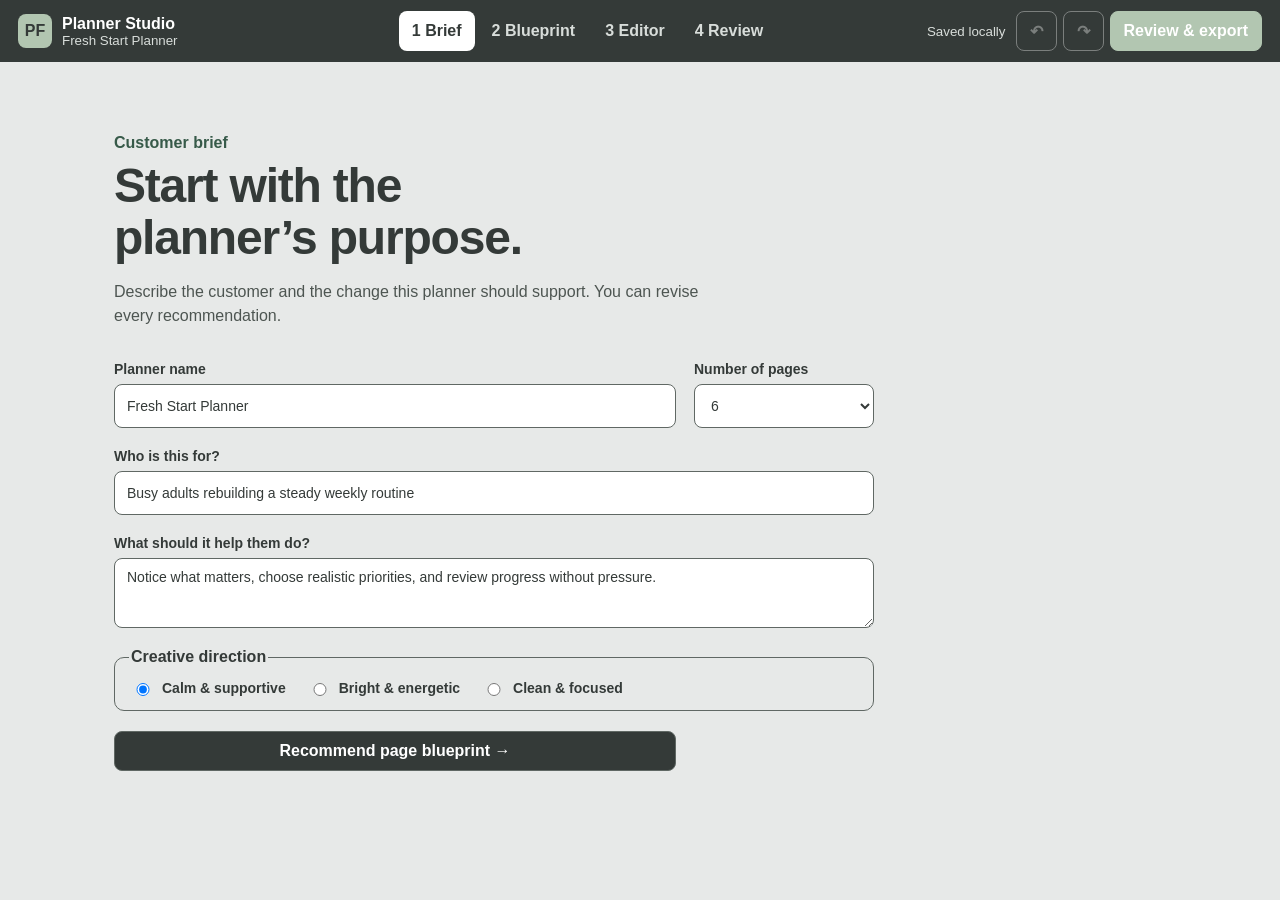
<file: studio/index.html>
<!doctype html><html lang="en"><head><meta charset="utf-8"><meta name="viewport" content="width=device-width,initial-scale=1,viewport-fit=cover"><title>Planner Studio</title><link rel="stylesheet" href="styles.css?v=20260716-6"></head><body>
<a class="skip" href="#main">Skip to workspace</a><header><div class="brand"><b>PF</b><span><strong>Planner Studio</strong><small id="projectName">Untitled planner</small></span></div><nav aria-label="Workflow"><button data-view="brief" class="active">1 <i>Brief</i></button><button data-view="blueprint">2 <i>Blueprint</i></button><button data-view="editor">3 <i>Editor</i></button><button data-view="review">4 <i>Review</i></button></nav><div class="actions"><small id="saved">Saved locally</small><button id="undo" aria-label="Undo" disabled>↶</button><button id="redo" aria-label="Redo" disabled>↷</button><button class="accent" data-view="review">Review & export</button></div></header>
<main id="main">
<section id="brief" class="flow active"><div class="intro"><em>Customer brief</em><h1>Start with the planner’s purpose.</h1><p>Describe the customer and the change this planner should support. You can revise every recommendation.</p></div><form id="briefForm"><label>Planner name<input id="title" value="Fresh Start Planner" required></label><label>Number of pages<select id="count"><option>4</option><option selected>6</option><option>8</option><option>10</option></select></label><label class="wide">Who is this for?<input id="audience" value="Busy adults rebuilding a steady weekly routine" required></label><label class="wide">What should it help them do?<textarea id="outcome" rows="3" required>Notice what matters, choose realistic priorities, and review progress without pressure.</textarea></label><fieldset class="wide"><legend>Creative direction</legend><label><input type="radio" name="tone" value="calm" checked> Calm & supportive</label><label><input type="radio" name="tone" value="bright"> Bright & energetic</label><label><input type="radio" name="tone" value="minimal"> Clean & focused</label></fieldset><button class="primary" type="submit">Recommend page blueprint →</button></form></section>
<section id="blueprint" class="flow"><div class="heading"><div><em>Recommended sequence</em><h1>A planner that moves from clarity to action.</h1><p id="reason"></p></div><button id="addPage">+ Add page</button></div><ol id="blueprintList"></ol><div class="footer"><button data-view="brief" class="text">← Edit brief</button><button data-view="editor" class="primary">Open planner editor →</button></div></section>
<section id="editor" class="editor"><aside class="rail"><strong>Pages</strong><ol id="pageList"></ol><button id="addPage2">+ Add page</button></aside><div class="splitter" id="leftSplitter" role="separator" aria-label="Resize page list" aria-orientation="vertical" aria-valuemin="150" aria-valuemax="360" aria-valuenow="190" tabindex="0"></div><div class="work"><div class="tools"><span><button id="fit">Fit page</button><button id="minus" aria-label="Zoom out">−</button><output id="zoom">58%</output><button id="plus" aria-label="Zoom in">+</button></span><span><button id="patterns">Change pattern</button><button id="check">Check planner</button></span></div><div class="scroll" id="scroll"><div id="stage"><article id="page" aria-label="Editable planner page"></article></div></div><p class="hint">Drag a section to move it. Arrow keys move the selected section; hold Shift for a larger step.</p><button id="toggleInspector" class="mobile-edit" aria-controls="inspector" aria-expanded="false">Edit page</button></div><div class="splitter" id="rightSplitter" role="separator" aria-label="Resize editing panel" aria-orientation="vertical" aria-valuemin="240" aria-valuemax="480" aria-valuenow="286" tabindex="0"></div><aside class="inspector" id="inspector"><div class="inspect-title"><small>Editing</small><strong id="selection">Page details</strong><button id="closeInspector" class="close-inspector" aria-label="Close editing panel">×</button></div><details open><summary>Content</summary><div id="content"></div></details><details><summary>Appearance</summary><div><label>Page color<select id="theme"><option value="#b2c6b1">Studio sage</option><option value="#c6b5c8">Proof lavender</option><option value="#7b9fb3">Layout slate</option><option value="#e6d7d3">Review blush</option></select></label><label>Section color<select id="blockColor"><option>sage</option><option value="lav">lavender</option><option value="blue">slate blue</option><option value="warm">warm blush</option></select></label></div></details><details><summary>Layout</summary><div id="layout">Select a section to edit its position.</div></details><details><summary>Production notes</summary><div><label for="notes">Private notes for this page</label><textarea id="notes" rows="4" maxlength="500" aria-describedby="notesHelp" placeholder="Customer requests or production reminders…"></textarea><small id="notesHelp">Saved with the editable project. Never printed on the finished planner.</small></div></details></aside></section>
<section id="review" class="flow"><div class="heading"><div><em>Review & export</em><h1>Prepare the planner for your customer.</h1><p>The same rules used by the command-line factory check every page.</p></div><b class="score" id="score">Checking…</b></div><div class="review"><div><h2>Planner pages</h2><div id="reviewGrid"></div></div><aside class="findings"><h2>Publication check</h2><div id="findings"></div><button id="html" class="primary full">Download finished HTML</button><button id="json" class="full">Download editable project</button><button data-view="editor" class="text full">← Return to editor</button></aside></div></section>
</main><dialog id="dialog"><form method="dialog"><div class="heading"><div><em>Page patterns</em><h2>Choose a stronger structure</h2></div><button aria-label="Close">×</button></div><div id="patternGrid"></div></form></dialog><div id="toast" role="status" aria-live="polite"></div><div id="live" class="sr" aria-live="polite"></div><script src="app.js?v=20260716-6"></script></body></html>
</file>
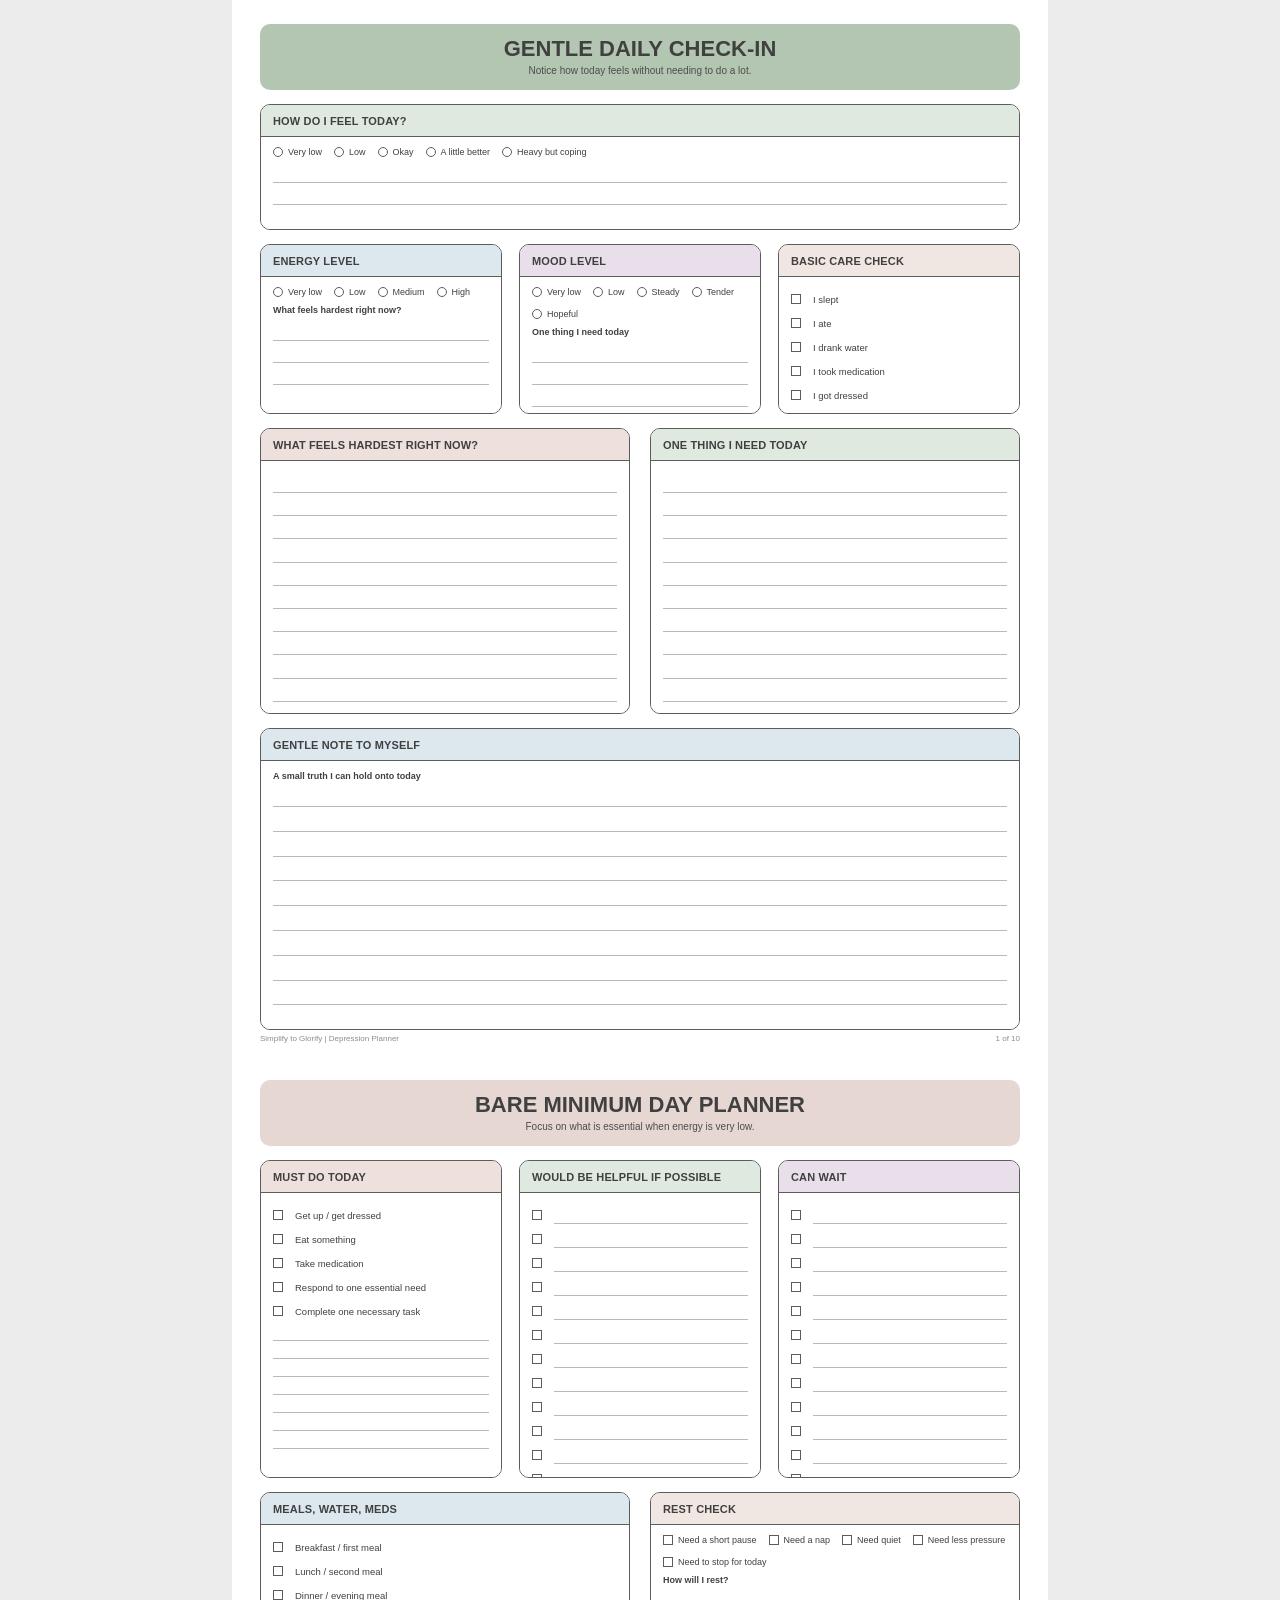
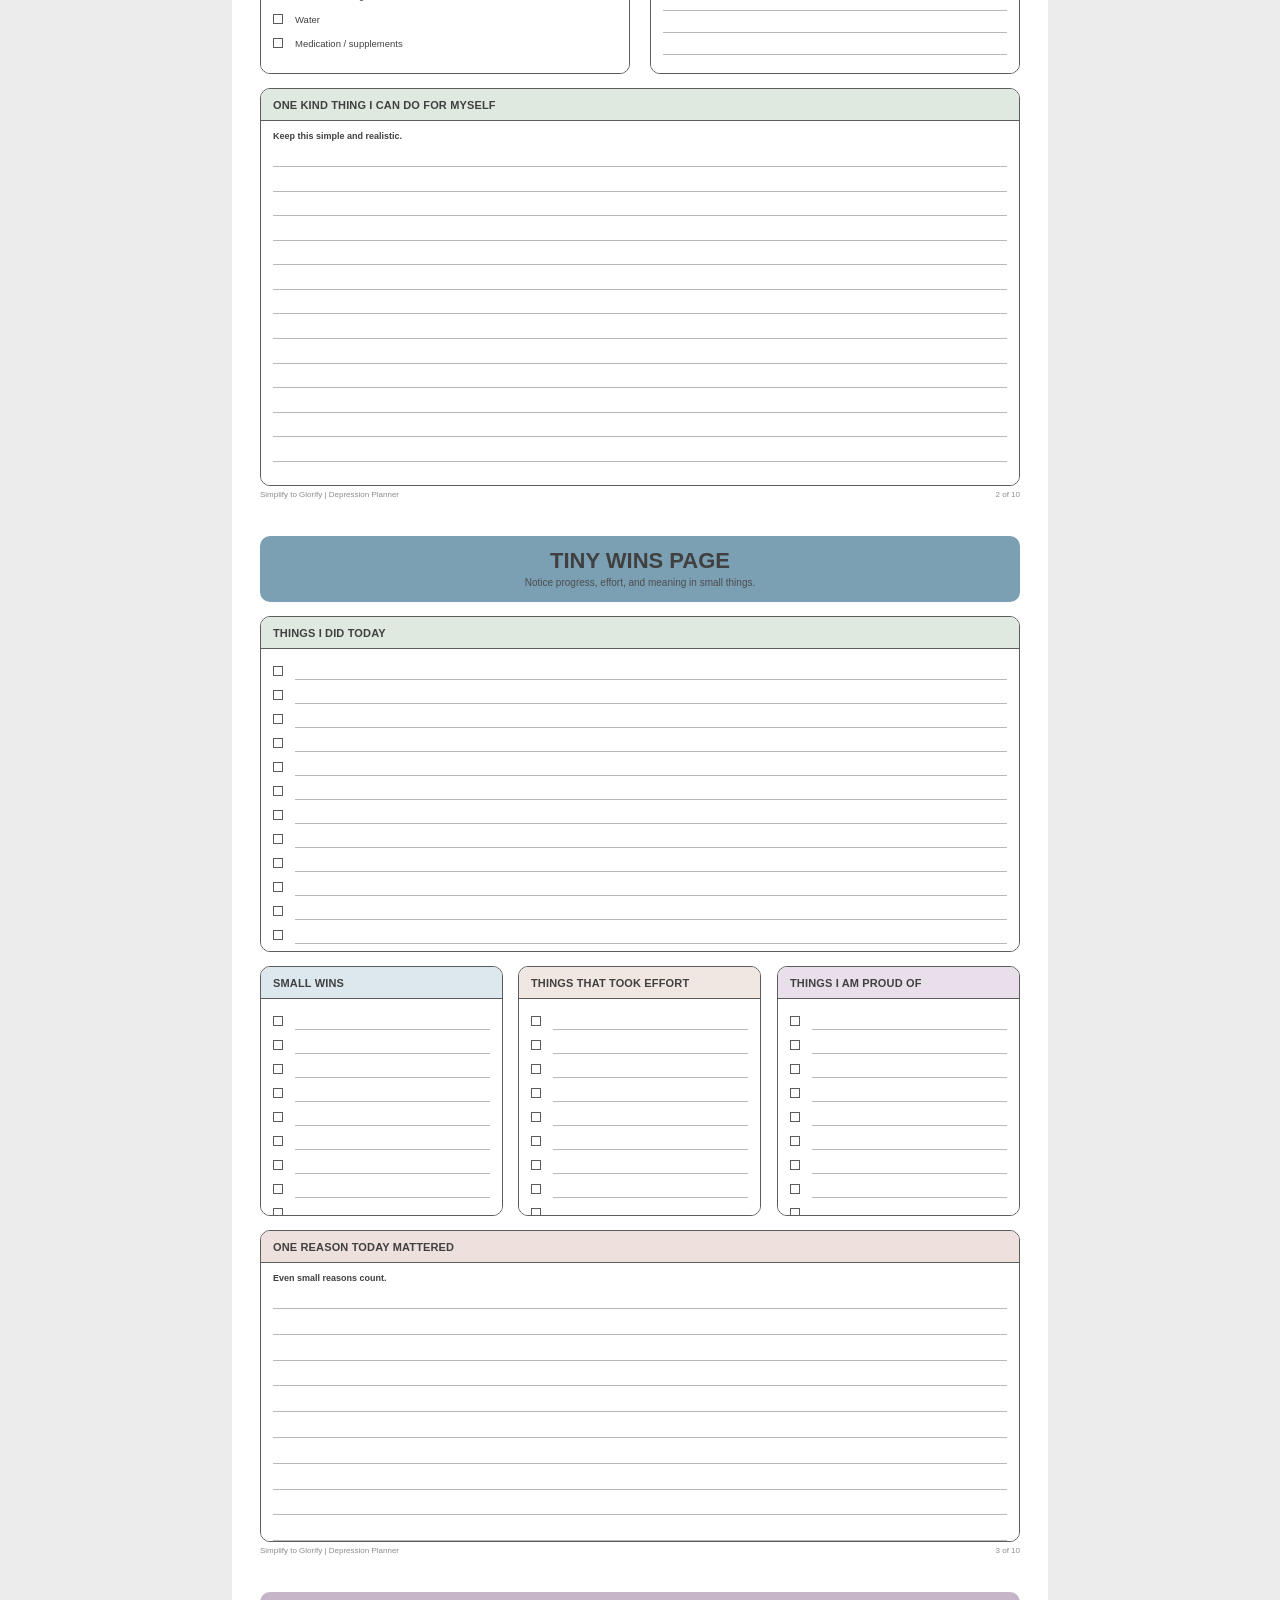
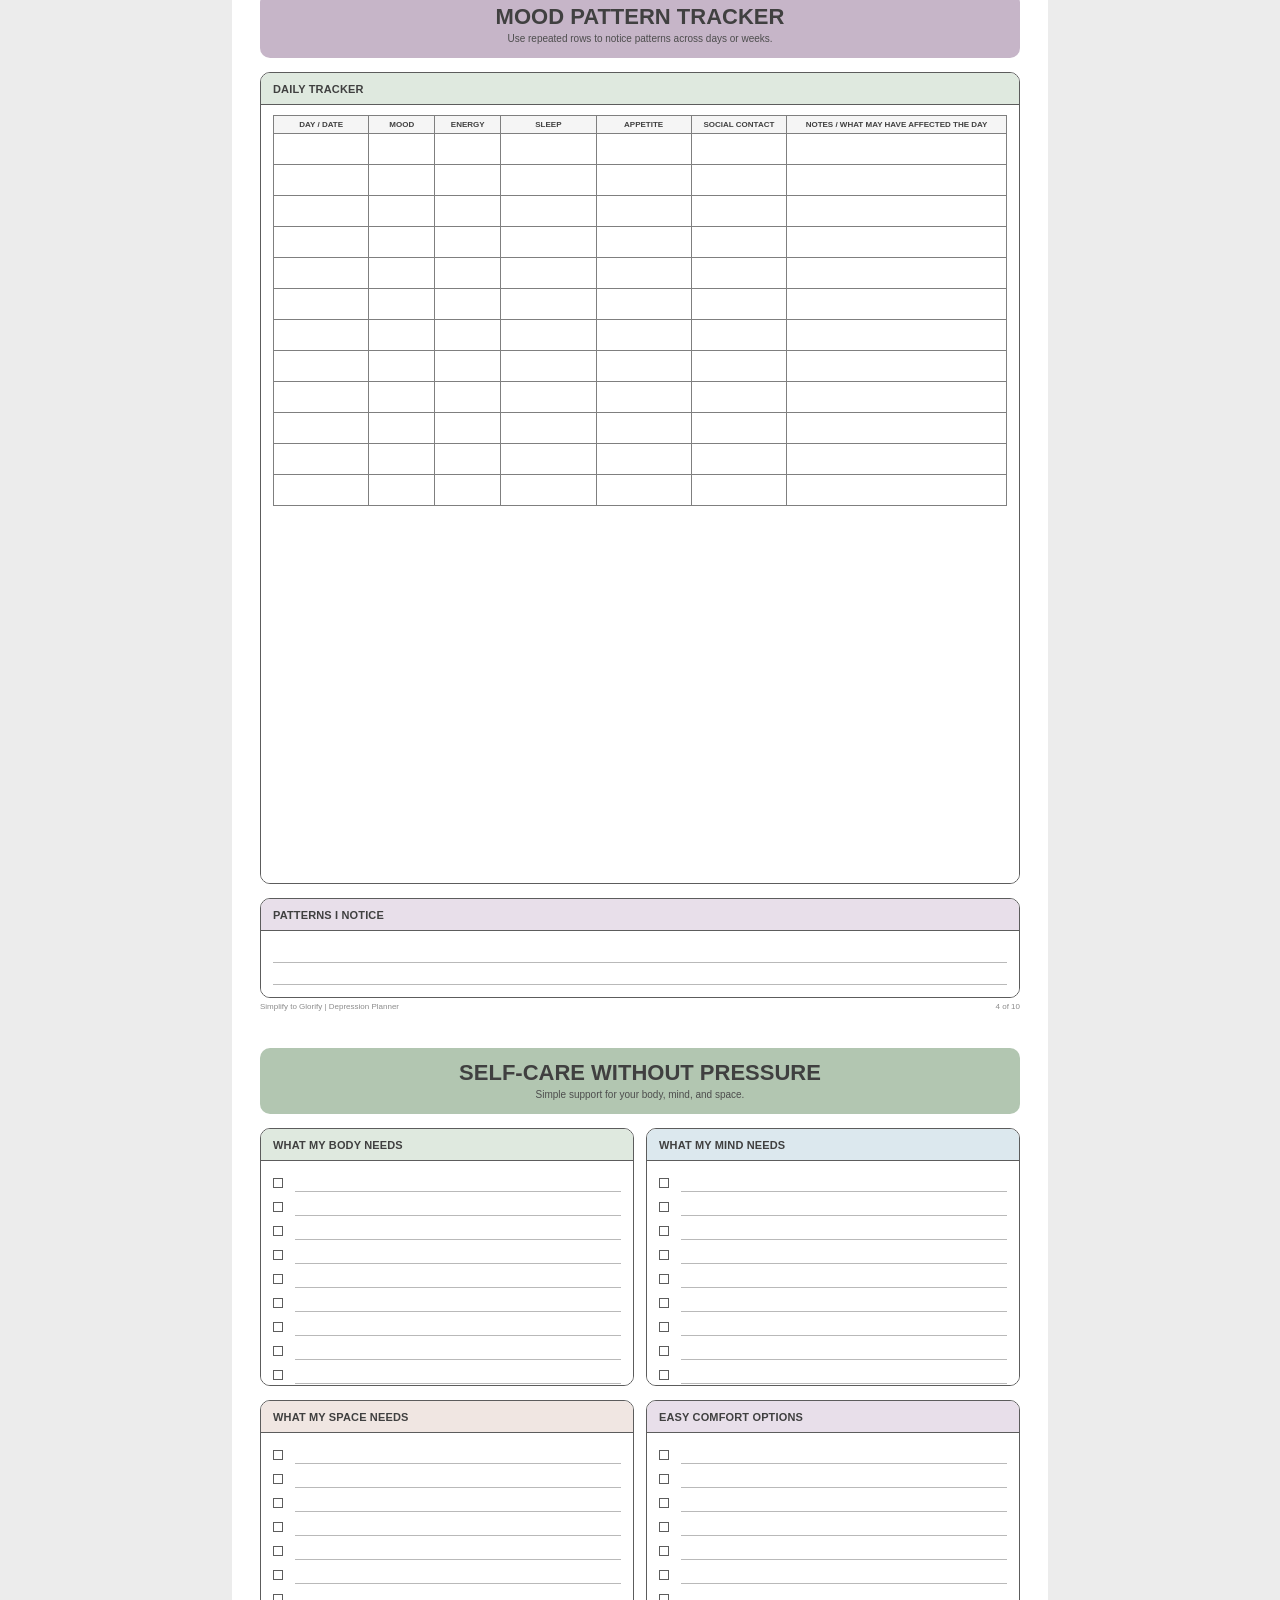
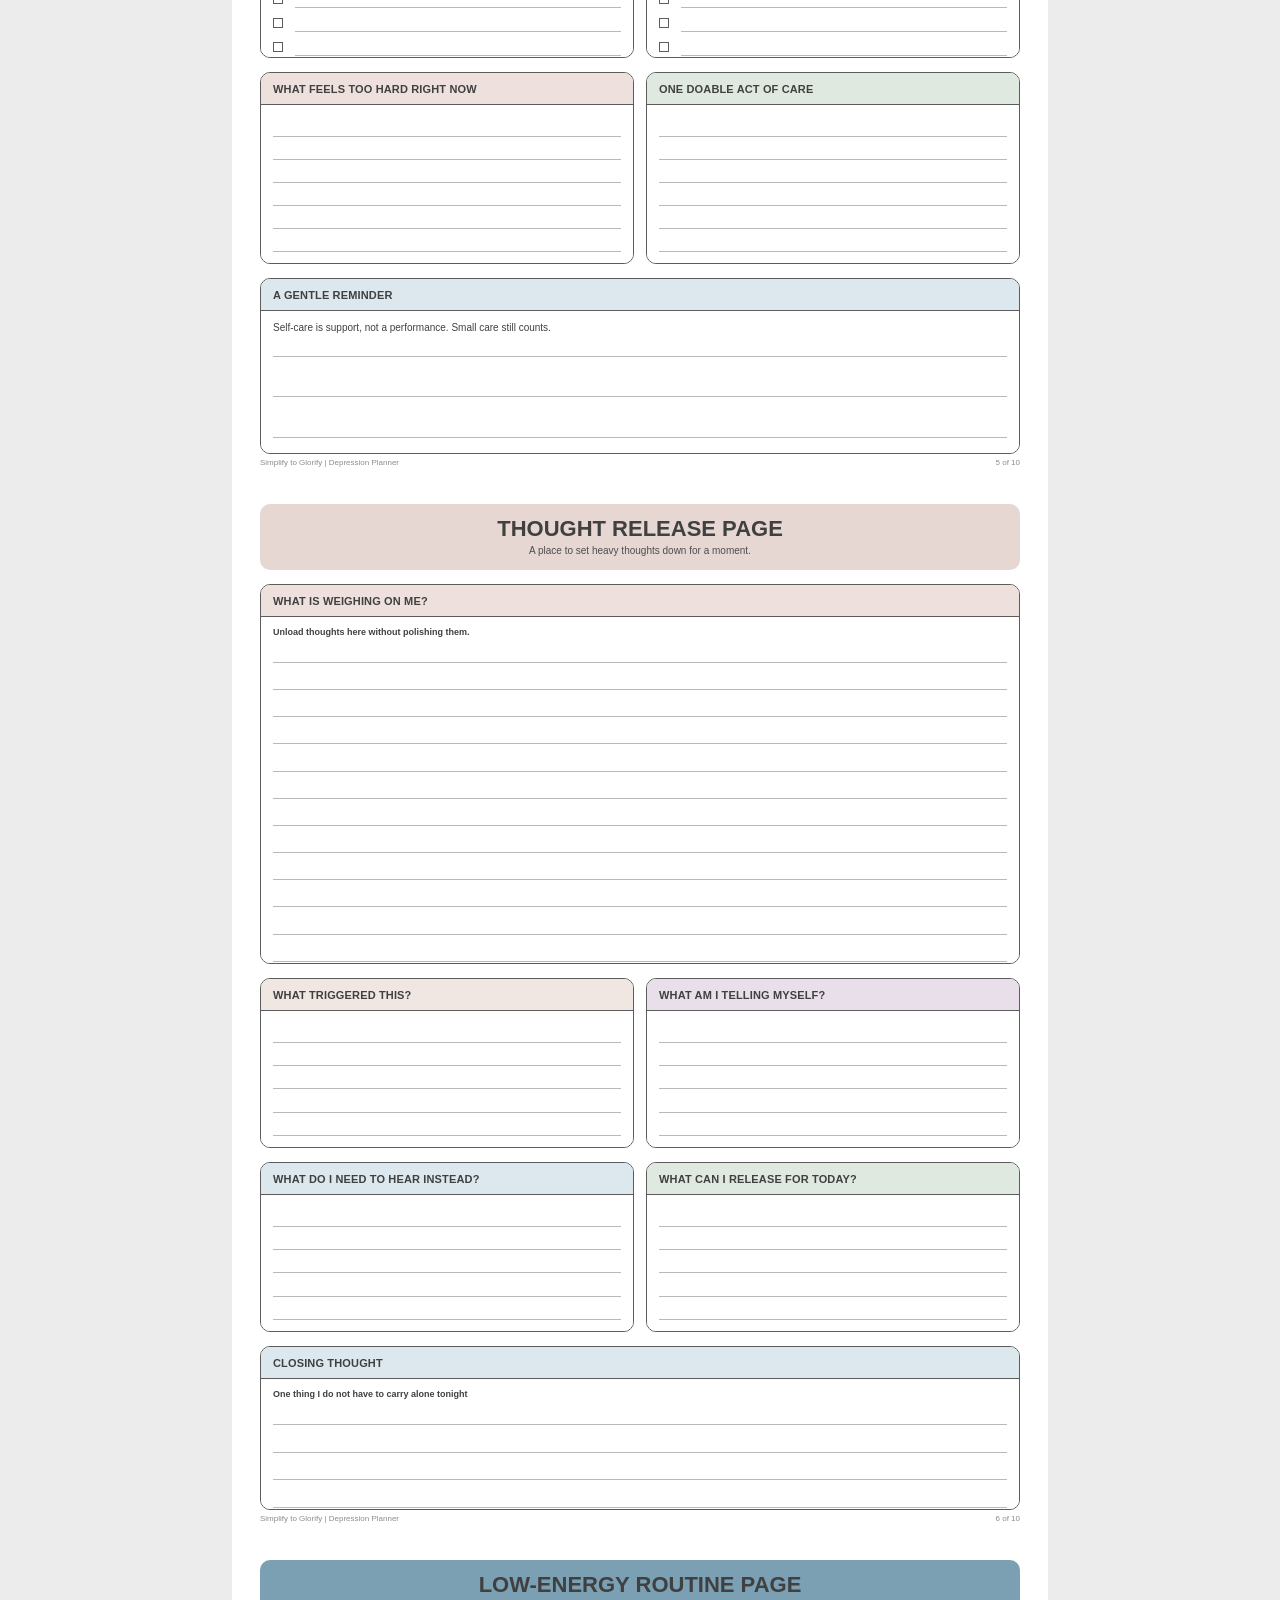
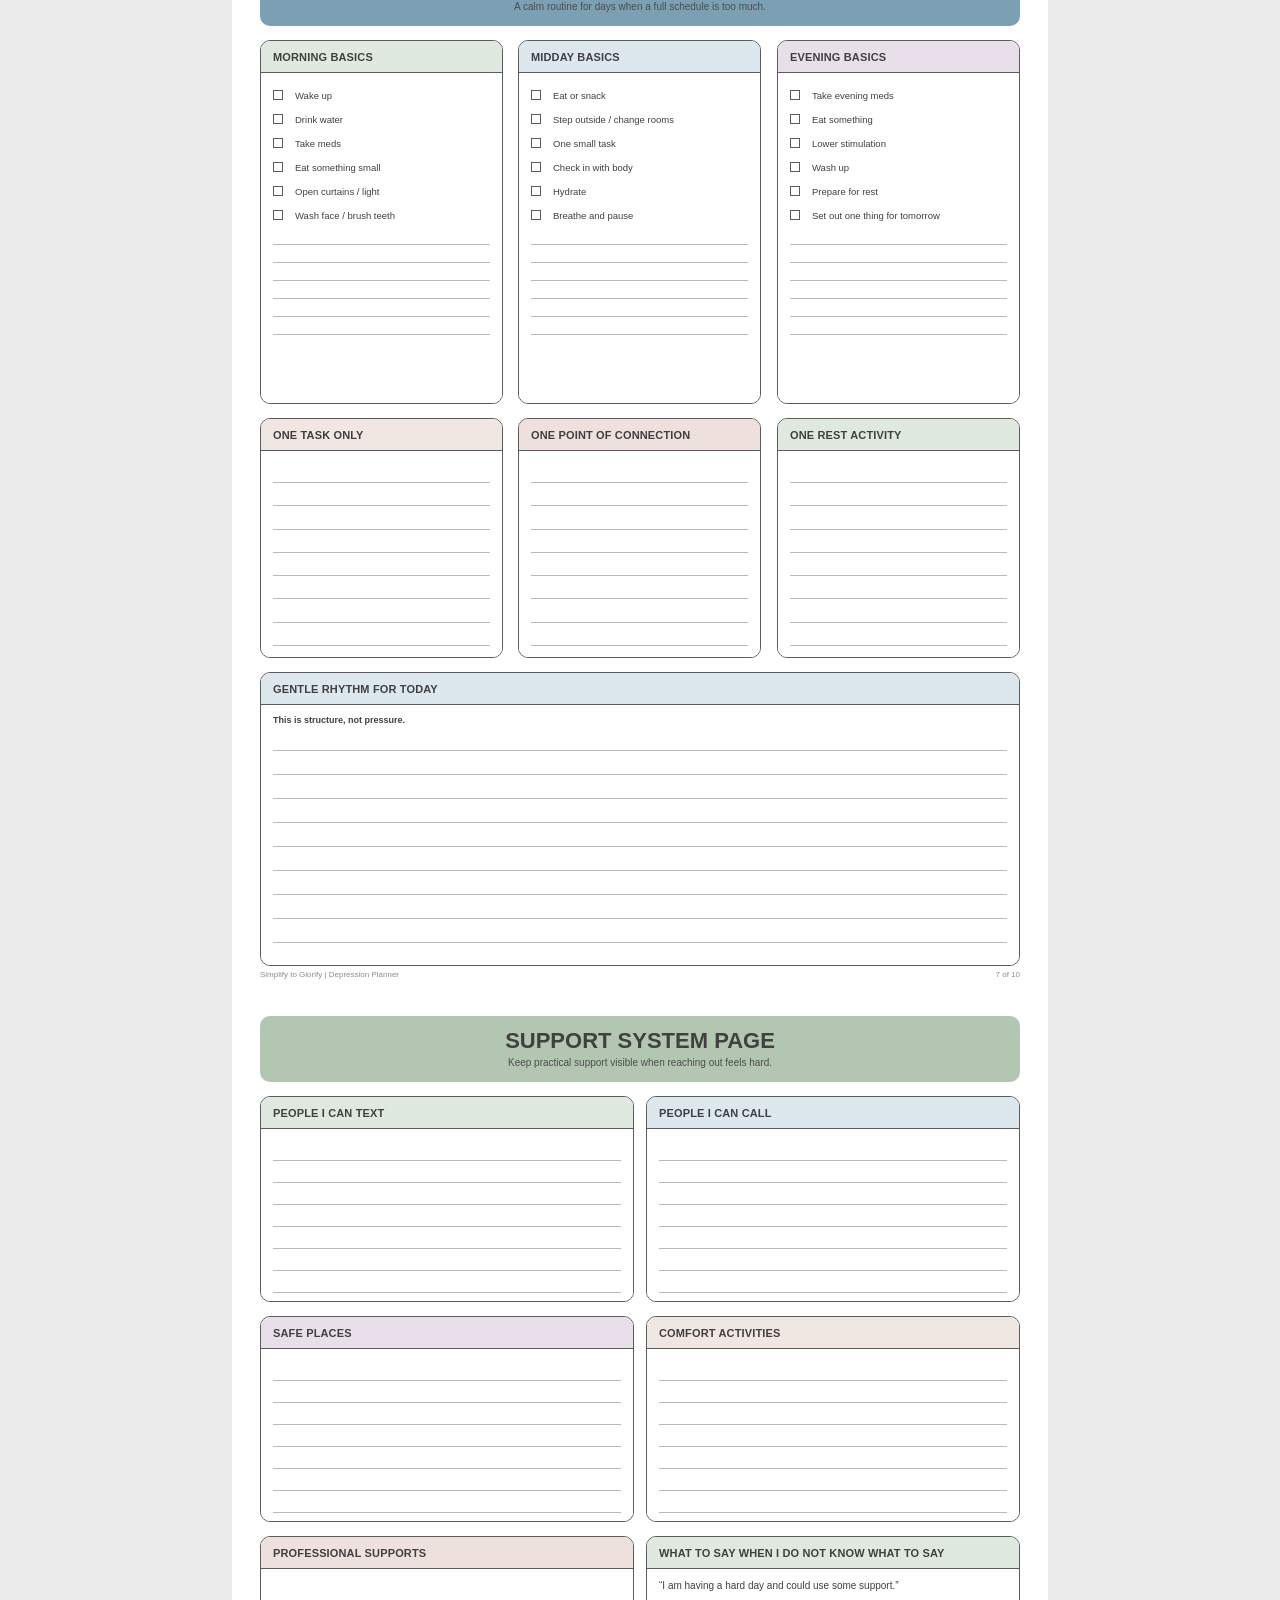
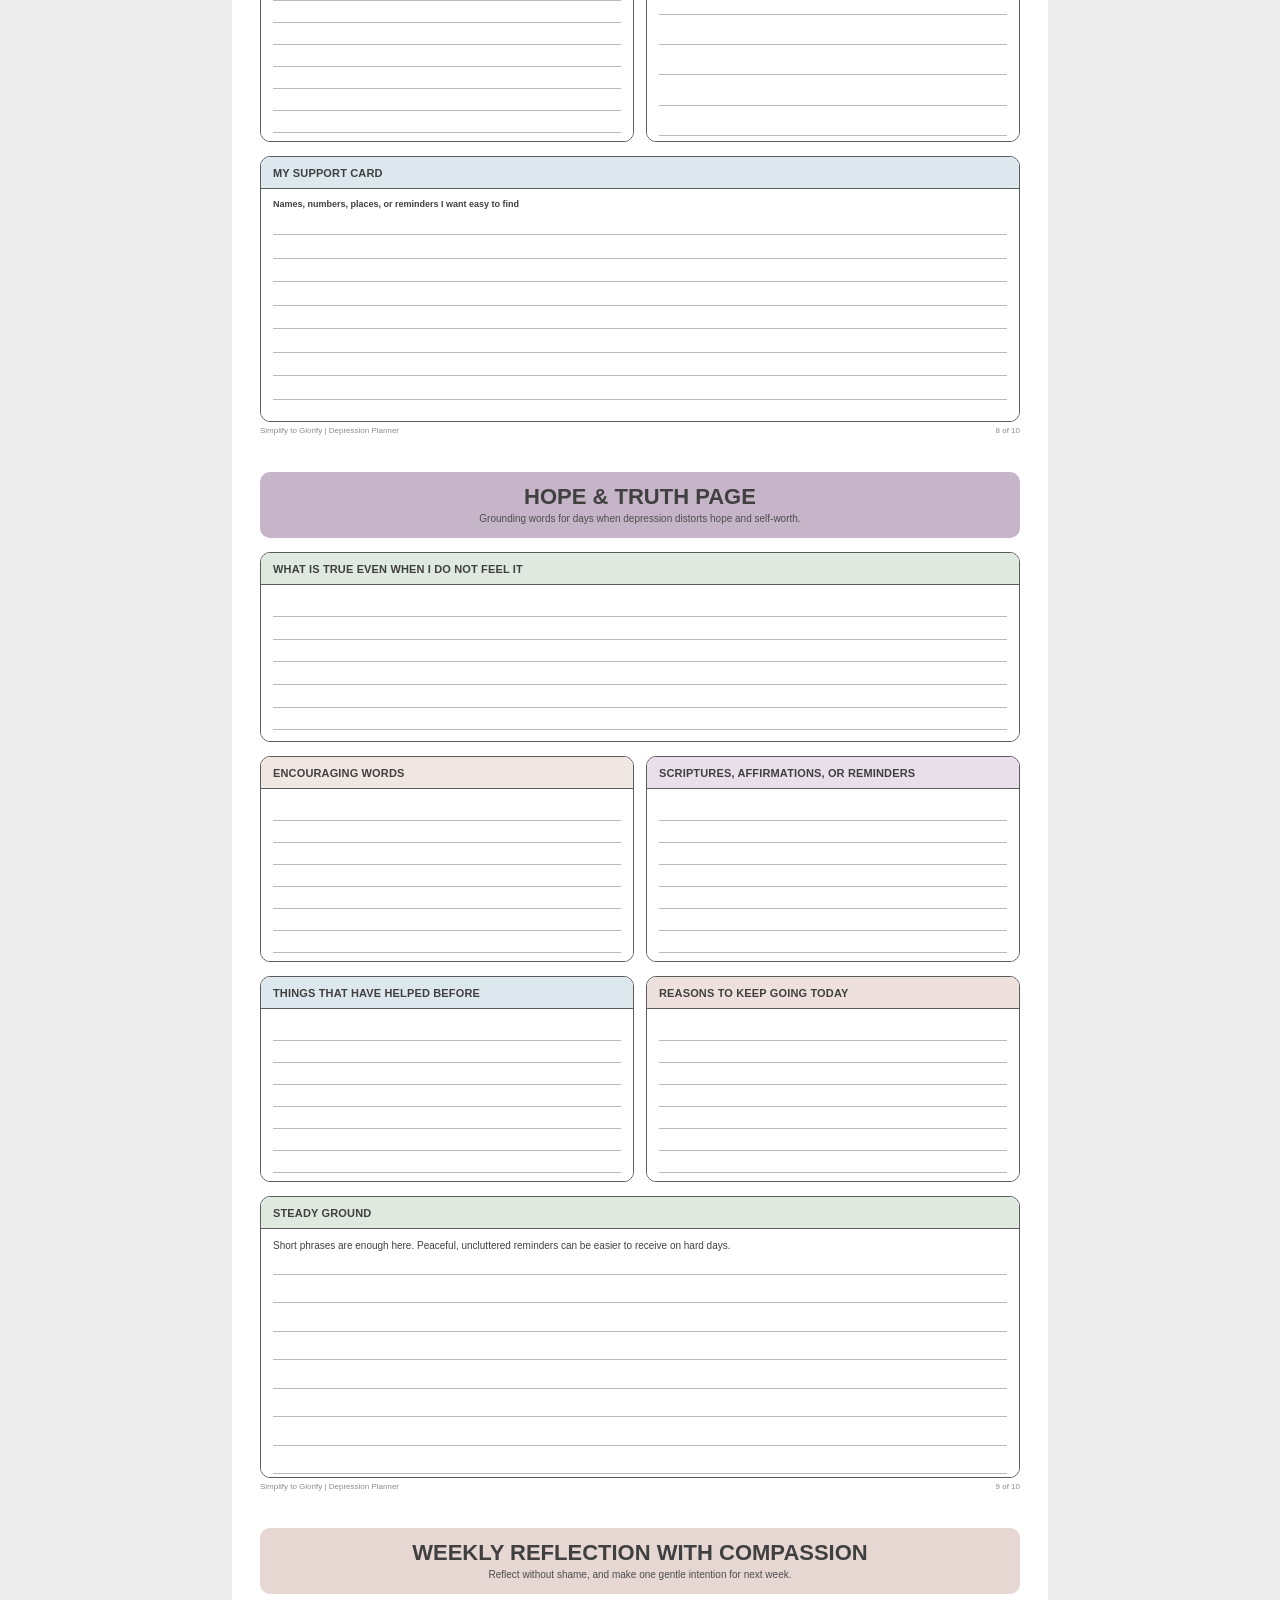
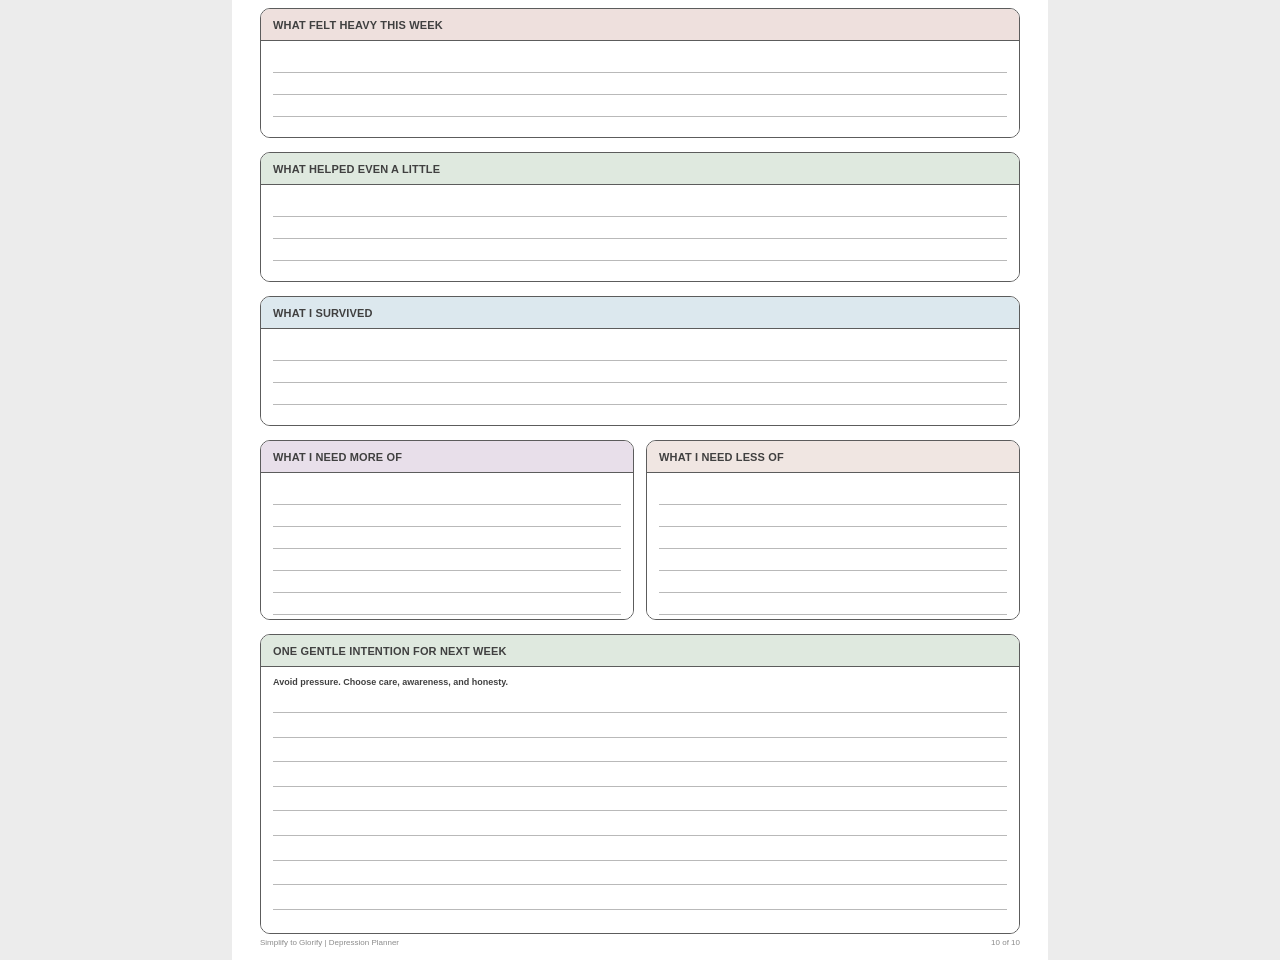
<file: depression-planner-full-page-canva-v2.html>
<!doctype html><html><head><meta charset="utf-8"><meta name="viewport" content="width=device-width,initial-scale=1"><title>Depression Planner - Full Page Canva Source</title><style>
*{box-sizing:border-box}
html,body{margin:0;padding:0;background:#ececec;font-family:Arial,Helvetica,sans-serif;color:#404040}
@page{size:Letter;margin:0}
.page{position:relative;width:816px;height:1056px;margin:0 auto;background:#fff;page-break-after:always;overflow:hidden}
.page:last-child{page-break-after:auto}
.header{position:absolute;left:28px;top:24px;width:760px;height:66px;border-radius:10px;background:var(--theme);display:flex;flex-direction:column;justify-content:center;align-items:center;text-align:center;padding:0 16px}
.title{font-size:22px;font-weight:800;line-height:1;margin:0 0 5px}
.subtitle{font-size:10px;line-height:1.1;color:#4d4d4d;margin:0}
.footer{position:absolute;left:28px;bottom:10px;width:760px;height:16px;display:flex;justify-content:space-between;align-items:center;font-size:8px;color:#8c8c8c}
.box{position:absolute;border:1.2px solid #5c5c5c;border-radius:10px;background:#fff;overflow:hidden}
.head{height:32px;display:flex;align-items:center;padding:0 12px;font-size:11px;font-weight:800;text-transform:uppercase;border-bottom:1.2px solid #5c5c5c;letter-spacing:.15px}
.sage{background:#dfe9df}.lav{background:#e8dfea}.blue{background:#dce8ee}.warm{background:#f0e6e2}.rose{background:#eee0dd}
.body{height:calc(100% - 32px);padding:10px 12px;background:#fff}
.prompt{font-size:9px;font-weight:700;margin:0 0 4px}
.line{height:22px;border-bottom:1px solid #b9b9b9}
.line.tight{height:18px}
.line.tall{height:27px}
.grid-lines{display:grid;height:100%;grid-template-rows:repeat(var(--rows),1fr);gap:0}
.check-row{display:grid;grid-template-columns:14px 1fr;gap:8px;align-items:center;height:24px;font-size:9.5px}
.check{width:10px;height:10px;border:1px solid #5c5c5c}
.radio{width:10px;height:10px;border:1px solid #5c5c5c;border-radius:50%}
.pill-row{display:flex;gap:12px;flex-wrap:wrap;align-items:center;font-size:9px;margin-bottom:4px}
.pill{display:flex;align-items:center;gap:5px}
.two-col{display:grid;grid-template-columns:1fr 1fr;gap:10px}
.three-col{display:grid;grid-template-columns:repeat(3,1fr);gap:10px}
.label{font-size:9.5px;font-weight:700;margin-bottom:4px}
.small{font-size:8.5px;color:#555}
.callout{font-size:10px;line-height:1.35}
.table{width:100%;border-collapse:collapse;table-layout:fixed;font-size:8px}
.table th,.table td{border:1px solid #7f7f7f;padding:4px;vertical-align:top}
.table th{background:#f5f5f5;font-weight:800;text-transform:uppercase;text-align:center}
.table td{height:31px}
.table .tiny{width:7%}
.table .smallcol{width:9%}
.table .med{width:13%}
.center{text-align:center}
</style></head><body><section class="page" style="--theme:#b2c6b1"><div class="header"><div class="title">GENTLE DAILY CHECK-IN</div><div class="subtitle">Notice how today feels without needing to do a lot.</div></div><div class="box" style="left:28px;top:104px;width:760px;height:126px"><div class="head sage">How do I feel today?</div><div class="body"><div class="pill-row"><div class="pill"><div class="radio"></div><span>Very low</span></div><div class="pill"><div class="radio"></div><span>Low</span></div><div class="pill"><div class="radio"></div><span>Okay</span></div><div class="pill"><div class="radio"></div><span>A little better</span></div><div class="pill"><div class="radio"></div><span>Heavy but coping</span></div></div><div class="line"></div><div class="line"></div></div></div><div class="box" style="left:28px;top:244px;width:242px;height:170px"><div class="head blue">Energy level</div><div class="body"><div class="pill-row"><div class="pill"><div class="radio"></div><span>Very low</span></div><div class="pill"><div class="radio"></div><span>Low</span></div><div class="pill"><div class="radio"></div><span>Medium</span></div><div class="pill"><div class="radio"></div><span>High</span></div></div><div class="prompt" style="margin-top:8px">What feels hardest right now?</div><div class="line"></div><div class="line"></div><div class="line"></div></div></div><div class="box" style="left:287px;top:244px;width:242px;height:170px"><div class="head lav">Mood level</div><div class="body"><div class="pill-row"><div class="pill"><div class="radio"></div><span>Very low</span></div><div class="pill"><div class="radio"></div><span>Low</span></div><div class="pill"><div class="radio"></div><span>Steady</span></div><div class="pill"><div class="radio"></div><span>Tender</span></div><div class="pill"><div class="radio"></div><span>Hopeful</span></div></div><div class="prompt" style="margin-top:8px">One thing I need today</div><div class="line"></div><div class="line"></div><div class="line"></div></div></div><div class="box" style="left:546px;top:244px;width:242px;height:170px"><div class="head warm">Basic care check</div><div class="body"><div class="check-row"><div class="check"></div><div>I slept</div></div><div class="check-row"><div class="check"></div><div>I ate</div></div><div class="check-row"><div class="check"></div><div>I drank water</div></div><div class="check-row"><div class="check"></div><div>I took medication</div></div><div class="check-row"><div class="check"></div><div>I got dressed</div></div></div></div><div class="box" style="left:28px;top:428px;width:370px;height:286px"><div class="head rose">What feels hardest right now?</div><div class="body"><div class="grid-lines" style="--rows:10"><div class="line"></div><div class="line"></div><div class="line"></div><div class="line"></div><div class="line"></div><div class="line"></div><div class="line"></div><div class="line"></div><div class="line"></div><div class="line"></div></div></div></div><div class="box" style="left:418px;top:428px;width:370px;height:286px"><div class="head sage">One thing I need today</div><div class="body"><div class="grid-lines" style="--rows:10"><div class="line"></div><div class="line"></div><div class="line"></div><div class="line"></div><div class="line"></div><div class="line"></div><div class="line"></div><div class="line"></div><div class="line"></div><div class="line"></div></div></div></div><div class="box" style="left:28px;top:728px;width:760px;height:302px"><div class="head blue">Gentle note to myself</div><div class="body"><div class="prompt">A small truth I can hold onto today</div><div class="grid-lines" style="--rows:10"><div class="line"></div><div class="line"></div><div class="line"></div><div class="line"></div><div class="line"></div><div class="line"></div><div class="line"></div><div class="line"></div><div class="line"></div><div class="line"></div></div></div></div><div class="footer"><span>Simplify to Glorify | Depression Planner</span><span>1 of 10</span></div></section><section class="page" style="--theme:#e6d7d3"><div class="header"><div class="title">BARE MINIMUM DAY PLANNER</div><div class="subtitle">Focus on what is essential when energy is very low.</div></div><div class="box" style="left:28px;top:104px;width:242px;height:318px"><div class="head rose">Must do today</div><div class="body"><div class="check-row"><div class="check"></div><div>Get up / get dressed</div></div><div class="check-row"><div class="check"></div><div>Eat something</div></div><div class="check-row"><div class="check"></div><div>Take medication</div></div><div class="check-row"><div class="check"></div><div>Respond to one essential need</div></div><div class="check-row"><div class="check"></div><div>Complete one necessary task</div></div><div class="line tight"></div><div class="line tight"></div><div class="line tight"></div><div class="line tight"></div><div class="line tight"></div><div class="line tight"></div><div class="line tight"></div></div></div><div class="box" style="left:287px;top:104px;width:242px;height:318px"><div class="head sage">Would be helpful if possible</div><div class="body"><div class="check-row"><div class="check"></div><div class="line tight"></div></div><div class="check-row"><div class="check"></div><div class="line tight"></div></div><div class="check-row"><div class="check"></div><div class="line tight"></div></div><div class="check-row"><div class="check"></div><div class="line tight"></div></div><div class="check-row"><div class="check"></div><div class="line tight"></div></div><div class="check-row"><div class="check"></div><div class="line tight"></div></div><div class="check-row"><div class="check"></div><div class="line tight"></div></div><div class="check-row"><div class="check"></div><div class="line tight"></div></div><div class="check-row"><div class="check"></div><div class="line tight"></div></div><div class="check-row"><div class="check"></div><div class="line tight"></div></div><div class="check-row"><div class="check"></div><div class="line tight"></div></div><div class="check-row"><div class="check"></div><div class="line tight"></div></div></div></div><div class="box" style="left:546px;top:104px;width:242px;height:318px"><div class="head lav">Can wait</div><div class="body"><div class="check-row"><div class="check"></div><div class="line tight"></div></div><div class="check-row"><div class="check"></div><div class="line tight"></div></div><div class="check-row"><div class="check"></div><div class="line tight"></div></div><div class="check-row"><div class="check"></div><div class="line tight"></div></div><div class="check-row"><div class="check"></div><div class="line tight"></div></div><div class="check-row"><div class="check"></div><div class="line tight"></div></div><div class="check-row"><div class="check"></div><div class="line tight"></div></div><div class="check-row"><div class="check"></div><div class="line tight"></div></div><div class="check-row"><div class="check"></div><div class="line tight"></div></div><div class="check-row"><div class="check"></div><div class="line tight"></div></div><div class="check-row"><div class="check"></div><div class="line tight"></div></div><div class="check-row"><div class="check"></div><div class="line tight"></div></div></div></div><div class="box" style="left:28px;top:436px;width:370px;height:182px"><div class="head blue">Meals, water, meds</div><div class="body"><div class="check-row"><div class="check"></div><div>Breakfast / first meal</div></div><div class="check-row"><div class="check"></div><div>Lunch / second meal</div></div><div class="check-row"><div class="check"></div><div>Dinner / evening meal</div></div><div class="check-row"><div class="check"></div><div>Water</div></div><div class="check-row"><div class="check"></div><div>Medication / supplements</div></div></div></div><div class="box" style="left:418px;top:436px;width:370px;height:182px"><div class="head warm">Rest check</div><div class="body"><div class="pill-row"><div class="pill"><div class="check"></div><span>Need a short pause</span></div><div class="pill"><div class="check"></div><span>Need a nap</span></div><div class="pill"><div class="check"></div><span>Need quiet</span></div><div class="pill"><div class="check"></div><span>Need less pressure</span></div><div class="pill"><div class="check"></div><span>Need to stop for today</span></div></div><div class="prompt" style="margin-top:8px">How will I rest?</div><div class="line"></div><div class="line"></div><div class="line"></div></div></div><div class="box" style="left:28px;top:632px;width:760px;height:398px"><div class="head sage">One kind thing I can do for myself</div><div class="body"><div class="prompt">Keep this simple and realistic.</div><div class="grid-lines" style="--rows:14"><div class="line"></div><div class="line"></div><div class="line"></div><div class="line"></div><div class="line"></div><div class="line"></div><div class="line"></div><div class="line"></div><div class="line"></div><div class="line"></div><div class="line"></div><div class="line"></div><div class="line"></div><div class="line"></div></div></div></div><div class="footer"><span>Simplify to Glorify | Depression Planner</span><span>2 of 10</span></div></section><section class="page" style="--theme:#7b9fb3"><div class="header"><div class="title">TINY WINS PAGE</div><div class="subtitle">Notice progress, effort, and meaning in small things.</div></div><div class="box" style="left:28px;top:104px;width:760px;height:336px"><div class="head sage">Things I did today</div><div class="body"><div class="check-row"><div class="check"></div><div class="line tight"></div></div><div class="check-row"><div class="check"></div><div class="line tight"></div></div><div class="check-row"><div class="check"></div><div class="line tight"></div></div><div class="check-row"><div class="check"></div><div class="line tight"></div></div><div class="check-row"><div class="check"></div><div class="line tight"></div></div><div class="check-row"><div class="check"></div><div class="line tight"></div></div><div class="check-row"><div class="check"></div><div class="line tight"></div></div><div class="check-row"><div class="check"></div><div class="line tight"></div></div><div class="check-row"><div class="check"></div><div class="line tight"></div></div><div class="check-row"><div class="check"></div><div class="line tight"></div></div><div class="check-row"><div class="check"></div><div class="line tight"></div></div><div class="check-row"><div class="check"></div><div class="line tight"></div></div></div></div><div class="box" style="left:28px;top:454px;width:243px;height:250px"><div class="head blue">Small wins</div><div class="body"><div class="check-row"><div class="check"></div><div class="line tight"></div></div><div class="check-row"><div class="check"></div><div class="line tight"></div></div><div class="check-row"><div class="check"></div><div class="line tight"></div></div><div class="check-row"><div class="check"></div><div class="line tight"></div></div><div class="check-row"><div class="check"></div><div class="line tight"></div></div><div class="check-row"><div class="check"></div><div class="line tight"></div></div><div class="check-row"><div class="check"></div><div class="line tight"></div></div><div class="check-row"><div class="check"></div><div class="line tight"></div></div><div class="check-row"><div class="check"></div><div class="line tight"></div></div></div></div><div class="box" style="left:286px;top:454px;width:243px;height:250px"><div class="head warm">Things that took effort</div><div class="body"><div class="check-row"><div class="check"></div><div class="line tight"></div></div><div class="check-row"><div class="check"></div><div class="line tight"></div></div><div class="check-row"><div class="check"></div><div class="line tight"></div></div><div class="check-row"><div class="check"></div><div class="line tight"></div></div><div class="check-row"><div class="check"></div><div class="line tight"></div></div><div class="check-row"><div class="check"></div><div class="line tight"></div></div><div class="check-row"><div class="check"></div><div class="line tight"></div></div><div class="check-row"><div class="check"></div><div class="line tight"></div></div><div class="check-row"><div class="check"></div><div class="line tight"></div></div></div></div><div class="box" style="left:545px;top:454px;width:243px;height:250px"><div class="head lav">Things I am proud of</div><div class="body"><div class="check-row"><div class="check"></div><div class="line tight"></div></div><div class="check-row"><div class="check"></div><div class="line tight"></div></div><div class="check-row"><div class="check"></div><div class="line tight"></div></div><div class="check-row"><div class="check"></div><div class="line tight"></div></div><div class="check-row"><div class="check"></div><div class="line tight"></div></div><div class="check-row"><div class="check"></div><div class="line tight"></div></div><div class="check-row"><div class="check"></div><div class="line tight"></div></div><div class="check-row"><div class="check"></div><div class="line tight"></div></div><div class="check-row"><div class="check"></div><div class="line tight"></div></div></div></div><div class="box" style="left:28px;top:718px;width:760px;height:312px"><div class="head rose">One reason today mattered</div><div class="body"><div class="prompt">Even small reasons count.</div><div class="grid-lines" style="--rows:10"><div class="line"></div><div class="line"></div><div class="line"></div><div class="line"></div><div class="line"></div><div class="line"></div><div class="line"></div><div class="line"></div><div class="line"></div><div class="line"></div></div></div></div><div class="footer"><span>Simplify to Glorify | Depression Planner</span><span>3 of 10</span></div></section><section class="page" style="--theme:#c6b5c8"><div class="header"><div class="title">MOOD PATTERN TRACKER</div><div class="subtitle">Use repeated rows to notice patterns across days or weeks.</div></div><div class="box" style="left:28px;top:104px;width:760px;height:812px"><div class="head sage">Daily tracker</div><div class="body"><table class="table"><tr><th class="med">Day / Date</th><th class="smallcol">Mood</th><th class="smallcol">Energy</th><th class="med">Sleep</th><th class="med">Appetite</th><th class="med">Social Contact</th><th>Notes / What May Have Affected The Day</th></tr><tr><td></td><td></td><td></td><td></td><td></td><td></td><td></td></tr><tr><td></td><td></td><td></td><td></td><td></td><td></td><td></td></tr><tr><td></td><td></td><td></td><td></td><td></td><td></td><td></td></tr><tr><td></td><td></td><td></td><td></td><td></td><td></td><td></td></tr><tr><td></td><td></td><td></td><td></td><td></td><td></td><td></td></tr><tr><td></td><td></td><td></td><td></td><td></td><td></td><td></td></tr><tr><td></td><td></td><td></td><td></td><td></td><td></td><td></td></tr><tr><td></td><td></td><td></td><td></td><td></td><td></td><td></td></tr><tr><td></td><td></td><td></td><td></td><td></td><td></td><td></td></tr><tr><td></td><td></td><td></td><td></td><td></td><td></td><td></td></tr><tr><td></td><td></td><td></td><td></td><td></td><td></td><td></td></tr><tr><td></td><td></td><td></td><td></td><td></td><td></td><td></td></tr></table></div></div><div class="box" style="left:28px;top:930px;width:760px;height:100px"><div class="head lav">Patterns I notice</div><div class="body"><div class="grid-lines" style="--rows:4"><div class="line"></div><div class="line"></div><div class="line"></div><div class="line"></div></div></div></div><div class="footer"><span>Simplify to Glorify | Depression Planner</span><span>4 of 10</span></div></section><section class="page" style="--theme:#b2c6b1"><div class="header"><div class="title">SELF-CARE WITHOUT PRESSURE</div><div class="subtitle">Simple support for your body, mind, and space.</div></div><div class="box" style="left:28px;top:104px;width:374px;height:258px"><div class="head sage">What my body needs</div><div class="body"><div class="check-row"><div class="check"></div><div class="line tight"></div></div><div class="check-row"><div class="check"></div><div class="line tight"></div></div><div class="check-row"><div class="check"></div><div class="line tight"></div></div><div class="check-row"><div class="check"></div><div class="line tight"></div></div><div class="check-row"><div class="check"></div><div class="line tight"></div></div><div class="check-row"><div class="check"></div><div class="line tight"></div></div><div class="check-row"><div class="check"></div><div class="line tight"></div></div><div class="check-row"><div class="check"></div><div class="line tight"></div></div><div class="check-row"><div class="check"></div><div class="line tight"></div></div></div></div><div class="box" style="left:414px;top:104px;width:374px;height:258px"><div class="head blue">What my mind needs</div><div class="body"><div class="check-row"><div class="check"></div><div class="line tight"></div></div><div class="check-row"><div class="check"></div><div class="line tight"></div></div><div class="check-row"><div class="check"></div><div class="line tight"></div></div><div class="check-row"><div class="check"></div><div class="line tight"></div></div><div class="check-row"><div class="check"></div><div class="line tight"></div></div><div class="check-row"><div class="check"></div><div class="line tight"></div></div><div class="check-row"><div class="check"></div><div class="line tight"></div></div><div class="check-row"><div class="check"></div><div class="line tight"></div></div><div class="check-row"><div class="check"></div><div class="line tight"></div></div></div></div><div class="box" style="left:28px;top:376px;width:374px;height:258px"><div class="head warm">What my space needs</div><div class="body"><div class="check-row"><div class="check"></div><div class="line tight"></div></div><div class="check-row"><div class="check"></div><div class="line tight"></div></div><div class="check-row"><div class="check"></div><div class="line tight"></div></div><div class="check-row"><div class="check"></div><div class="line tight"></div></div><div class="check-row"><div class="check"></div><div class="line tight"></div></div><div class="check-row"><div class="check"></div><div class="line tight"></div></div><div class="check-row"><div class="check"></div><div class="line tight"></div></div><div class="check-row"><div class="check"></div><div class="line tight"></div></div><div class="check-row"><div class="check"></div><div class="line tight"></div></div></div></div><div class="box" style="left:414px;top:376px;width:374px;height:258px"><div class="head lav">Easy comfort options</div><div class="body"><div class="check-row"><div class="check"></div><div class="line tight"></div></div><div class="check-row"><div class="check"></div><div class="line tight"></div></div><div class="check-row"><div class="check"></div><div class="line tight"></div></div><div class="check-row"><div class="check"></div><div class="line tight"></div></div><div class="check-row"><div class="check"></div><div class="line tight"></div></div><div class="check-row"><div class="check"></div><div class="line tight"></div></div><div class="check-row"><div class="check"></div><div class="line tight"></div></div><div class="check-row"><div class="check"></div><div class="line tight"></div></div><div class="check-row"><div class="check"></div><div class="line tight"></div></div></div></div><div class="box" style="left:28px;top:648px;width:374px;height:192px"><div class="head rose">What feels too hard right now</div><div class="body"><div class="grid-lines" style="--rows:6"><div class="line"></div><div class="line"></div><div class="line"></div><div class="line"></div><div class="line"></div><div class="line"></div></div></div></div><div class="box" style="left:414px;top:648px;width:374px;height:192px"><div class="head sage">One doable act of care</div><div class="body"><div class="grid-lines" style="--rows:6"><div class="line"></div><div class="line"></div><div class="line"></div><div class="line"></div><div class="line"></div><div class="line"></div></div></div></div><div class="box" style="left:28px;top:854px;width:760px;height:176px"><div class="head blue">A gentle reminder</div><div class="body"><div class="callout">Self-care is support, not a performance. Small care still counts.</div><div class="grid-lines" style="--rows:3"><div class="line"></div><div class="line"></div><div class="line"></div></div></div></div><div class="footer"><span>Simplify to Glorify | Depression Planner</span><span>5 of 10</span></div></section><section class="page" style="--theme:#e6d7d3"><div class="header"><div class="title">THOUGHT RELEASE PAGE</div><div class="subtitle">A place to set heavy thoughts down for a moment.</div></div><div class="box" style="left:28px;top:104px;width:760px;height:380px"><div class="head rose">What is weighing on me?</div><div class="body"><div class="prompt">Unload thoughts here without polishing them.</div><div class="grid-lines" style="--rows:12"><div class="line"></div><div class="line"></div><div class="line"></div><div class="line"></div><div class="line"></div><div class="line"></div><div class="line"></div><div class="line"></div><div class="line"></div><div class="line"></div><div class="line"></div><div class="line"></div></div></div></div><div class="box" style="left:28px;top:498px;width:374px;height:170px"><div class="head warm">What triggered this?</div><div class="body"><div class="grid-lines" style="--rows:5"><div class="line"></div><div class="line"></div><div class="line"></div><div class="line"></div><div class="line"></div></div></div></div><div class="box" style="left:414px;top:498px;width:374px;height:170px"><div class="head lav">What am I telling myself?</div><div class="body"><div class="grid-lines" style="--rows:5"><div class="line"></div><div class="line"></div><div class="line"></div><div class="line"></div><div class="line"></div></div></div></div><div class="box" style="left:28px;top:682px;width:374px;height:170px"><div class="head blue">What do I need to hear instead?</div><div class="body"><div class="grid-lines" style="--rows:5"><div class="line"></div><div class="line"></div><div class="line"></div><div class="line"></div><div class="line"></div></div></div></div><div class="box" style="left:414px;top:682px;width:374px;height:170px"><div class="head sage">What can I release for today?</div><div class="body"><div class="grid-lines" style="--rows:5"><div class="line"></div><div class="line"></div><div class="line"></div><div class="line"></div><div class="line"></div></div></div></div><div class="box" style="left:28px;top:866px;width:760px;height:164px"><div class="head blue">Closing thought</div><div class="body"><div class="prompt">One thing I do not have to carry alone tonight</div><div class="grid-lines" style="--rows:4"><div class="line"></div><div class="line"></div><div class="line"></div><div class="line"></div></div></div></div><div class="footer"><span>Simplify to Glorify | Depression Planner</span><span>6 of 10</span></div></section><section class="page" style="--theme:#7b9fb3"><div class="header"><div class="title">LOW-ENERGY ROUTINE PAGE</div><div class="subtitle">A calm routine for days when a full schedule is too much.</div></div><div class="box" style="left:28px;top:104px;width:243px;height:364px"><div class="head sage">Morning basics</div><div class="body"><div class="check-row"><div class="check"></div><div>Wake up</div></div><div class="check-row"><div class="check"></div><div>Drink water</div></div><div class="check-row"><div class="check"></div><div>Take meds</div></div><div class="check-row"><div class="check"></div><div>Eat something small</div></div><div class="check-row"><div class="check"></div><div>Open curtains / light</div></div><div class="check-row"><div class="check"></div><div>Wash face / brush teeth</div></div><div class="line tight"></div><div class="line tight"></div><div class="line tight"></div><div class="line tight"></div><div class="line tight"></div><div class="line tight"></div></div></div><div class="box" style="left:286px;top:104px;width:243px;height:364px"><div class="head blue">Midday basics</div><div class="body"><div class="check-row"><div class="check"></div><div>Eat or snack</div></div><div class="check-row"><div class="check"></div><div>Step outside / change rooms</div></div><div class="check-row"><div class="check"></div><div>One small task</div></div><div class="check-row"><div class="check"></div><div>Check in with body</div></div><div class="check-row"><div class="check"></div><div>Hydrate</div></div><div class="check-row"><div class="check"></div><div>Breathe and pause</div></div><div class="line tight"></div><div class="line tight"></div><div class="line tight"></div><div class="line tight"></div><div class="line tight"></div><div class="line tight"></div></div></div><div class="box" style="left:545px;top:104px;width:243px;height:364px"><div class="head lav">Evening basics</div><div class="body"><div class="check-row"><div class="check"></div><div>Take evening meds</div></div><div class="check-row"><div class="check"></div><div>Eat something</div></div><div class="check-row"><div class="check"></div><div>Lower stimulation</div></div><div class="check-row"><div class="check"></div><div>Wash up</div></div><div class="check-row"><div class="check"></div><div>Prepare for rest</div></div><div class="check-row"><div class="check"></div><div>Set out one thing for tomorrow</div></div><div class="line tight"></div><div class="line tight"></div><div class="line tight"></div><div class="line tight"></div><div class="line tight"></div><div class="line tight"></div></div></div><div class="box" style="left:28px;top:482px;width:243px;height:240px"><div class="head warm">One task only</div><div class="body"><div class="grid-lines" style="--rows:8"><div class="line"></div><div class="line"></div><div class="line"></div><div class="line"></div><div class="line"></div><div class="line"></div><div class="line"></div><div class="line"></div></div></div></div><div class="box" style="left:286px;top:482px;width:243px;height:240px"><div class="head rose">One point of connection</div><div class="body"><div class="grid-lines" style="--rows:8"><div class="line"></div><div class="line"></div><div class="line"></div><div class="line"></div><div class="line"></div><div class="line"></div><div class="line"></div><div class="line"></div></div></div></div><div class="box" style="left:545px;top:482px;width:243px;height:240px"><div class="head sage">One rest activity</div><div class="body"><div class="grid-lines" style="--rows:8"><div class="line"></div><div class="line"></div><div class="line"></div><div class="line"></div><div class="line"></div><div class="line"></div><div class="line"></div><div class="line"></div></div></div></div><div class="box" style="left:28px;top:736px;width:760px;height:294px"><div class="head blue">Gentle rhythm for today</div><div class="body"><div class="prompt">This is structure, not pressure.</div><div class="grid-lines" style="--rows:10"><div class="line"></div><div class="line"></div><div class="line"></div><div class="line"></div><div class="line"></div><div class="line"></div><div class="line"></div><div class="line"></div><div class="line"></div><div class="line"></div></div></div></div><div class="footer"><span>Simplify to Glorify | Depression Planner</span><span>7 of 10</span></div></section><section class="page" style="--theme:#b2c6b1"><div class="header"><div class="title">SUPPORT SYSTEM PAGE</div><div class="subtitle">Keep practical support visible when reaching out feels hard.</div></div><div class="box" style="left:28px;top:104px;width:374px;height:206px"><div class="head sage">People I can text</div><div class="body"><div class="line"></div><div class="line"></div><div class="line"></div><div class="line"></div><div class="line"></div><div class="line"></div><div class="line"></div></div></div><div class="box" style="left:414px;top:104px;width:374px;height:206px"><div class="head blue">People I can call</div><div class="body"><div class="line"></div><div class="line"></div><div class="line"></div><div class="line"></div><div class="line"></div><div class="line"></div><div class="line"></div></div></div><div class="box" style="left:28px;top:324px;width:374px;height:206px"><div class="head lav">Safe places</div><div class="body"><div class="line"></div><div class="line"></div><div class="line"></div><div class="line"></div><div class="line"></div><div class="line"></div><div class="line"></div></div></div><div class="box" style="left:414px;top:324px;width:374px;height:206px"><div class="head warm">Comfort activities</div><div class="body"><div class="line"></div><div class="line"></div><div class="line"></div><div class="line"></div><div class="line"></div><div class="line"></div><div class="line"></div></div></div><div class="box" style="left:28px;top:544px;width:374px;height:206px"><div class="head rose">Professional supports</div><div class="body"><div class="line"></div><div class="line"></div><div class="line"></div><div class="line"></div><div class="line"></div><div class="line"></div><div class="line"></div></div></div><div class="box" style="left:414px;top:544px;width:374px;height:206px"><div class="head sage">What to say when I do not know what to say</div><div class="body"><div class="callout">“I am having a hard day and could use some support.”</div><div class="grid-lines" style="--rows:5"><div class="line"></div><div class="line"></div><div class="line"></div><div class="line"></div><div class="line"></div></div></div></div><div class="box" style="left:28px;top:764px;width:760px;height:266px"><div class="head blue">My support card</div><div class="body"><div class="prompt">Names, numbers, places, or reminders I want easy to find</div><div class="grid-lines" style="--rows:9"><div class="line"></div><div class="line"></div><div class="line"></div><div class="line"></div><div class="line"></div><div class="line"></div><div class="line"></div><div class="line"></div><div class="line"></div></div></div></div><div class="footer"><span>Simplify to Glorify | Depression Planner</span><span>8 of 10</span></div></section><section class="page" style="--theme:#c6b5c8"><div class="header"><div class="title">HOPE &amp; TRUTH PAGE</div><div class="subtitle">Grounding words for days when depression distorts hope and self-worth.</div></div><div class="box" style="left:28px;top:104px;width:760px;height:190px"><div class="head sage">What is true even when I do not feel it</div><div class="body"><div class="grid-lines" style="--rows:6"><div class="line"></div><div class="line"></div><div class="line"></div><div class="line"></div><div class="line"></div><div class="line"></div></div></div></div><div class="box" style="left:28px;top:308px;width:374px;height:206px"><div class="head warm">Encouraging words</div><div class="body"><div class="grid-lines" style="--rows:7"><div class="line"></div><div class="line"></div><div class="line"></div><div class="line"></div><div class="line"></div><div class="line"></div><div class="line"></div></div></div></div><div class="box" style="left:414px;top:308px;width:374px;height:206px"><div class="head lav">Scriptures, affirmations, or reminders</div><div class="body"><div class="grid-lines" style="--rows:7"><div class="line"></div><div class="line"></div><div class="line"></div><div class="line"></div><div class="line"></div><div class="line"></div><div class="line"></div></div></div></div><div class="box" style="left:28px;top:528px;width:374px;height:206px"><div class="head blue">Things that have helped before</div><div class="body"><div class="grid-lines" style="--rows:7"><div class="line"></div><div class="line"></div><div class="line"></div><div class="line"></div><div class="line"></div><div class="line"></div><div class="line"></div></div></div></div><div class="box" style="left:414px;top:528px;width:374px;height:206px"><div class="head rose">Reasons to keep going today</div><div class="body"><div class="grid-lines" style="--rows:7"><div class="line"></div><div class="line"></div><div class="line"></div><div class="line"></div><div class="line"></div><div class="line"></div><div class="line"></div></div></div></div><div class="box" style="left:28px;top:748px;width:760px;height:282px"><div class="head sage">Steady ground</div><div class="body"><div class="callout">Short phrases are enough here. Peaceful, uncluttered reminders can be easier to receive on hard days.</div><div class="grid-lines" style="--rows:8"><div class="line"></div><div class="line"></div><div class="line"></div><div class="line"></div><div class="line"></div><div class="line"></div><div class="line"></div><div class="line"></div></div></div></div><div class="footer"><span>Simplify to Glorify | Depression Planner</span><span>9 of 10</span></div></section><section class="page" style="--theme:#e6d7d3"><div class="header"><div class="title">WEEKLY REFLECTION WITH COMPASSION</div><div class="subtitle">Reflect without shame, and make one gentle intention for next week.</div></div><div class="box" style="left:28px;top:104px;width:760px;height:130px"><div class="head rose">What felt heavy this week</div><div class="body"><div class="grid-lines" style="--rows:4"><div class="line"></div><div class="line"></div><div class="line"></div><div class="line"></div></div></div></div><div class="box" style="left:28px;top:248px;width:760px;height:130px"><div class="head sage">What helped even a little</div><div class="body"><div class="grid-lines" style="--rows:4"><div class="line"></div><div class="line"></div><div class="line"></div><div class="line"></div></div></div></div><div class="box" style="left:28px;top:392px;width:760px;height:130px"><div class="head blue">What I survived</div><div class="body"><div class="grid-lines" style="--rows:4"><div class="line"></div><div class="line"></div><div class="line"></div><div class="line"></div></div></div></div><div class="box" style="left:28px;top:536px;width:374px;height:180px"><div class="head lav">What I need more of</div><div class="body"><div class="grid-lines" style="--rows:6"><div class="line"></div><div class="line"></div><div class="line"></div><div class="line"></div><div class="line"></div><div class="line"></div></div></div></div><div class="box" style="left:414px;top:536px;width:374px;height:180px"><div class="head warm">What I need less of</div><div class="body"><div class="grid-lines" style="--rows:6"><div class="line"></div><div class="line"></div><div class="line"></div><div class="line"></div><div class="line"></div><div class="line"></div></div></div></div><div class="box" style="left:28px;top:730px;width:760px;height:300px"><div class="head sage">One gentle intention for next week</div><div class="body"><div class="prompt">Avoid pressure. Choose care, awareness, and honesty.</div><div class="grid-lines" style="--rows:10"><div class="line"></div><div class="line"></div><div class="line"></div><div class="line"></div><div class="line"></div><div class="line"></div><div class="line"></div><div class="line"></div><div class="line"></div><div class="line"></div></div></div></div><div class="footer"><span>Simplify to Glorify | Depression Planner</span><span>10 of 10</span></div></section></body></html>
</file>
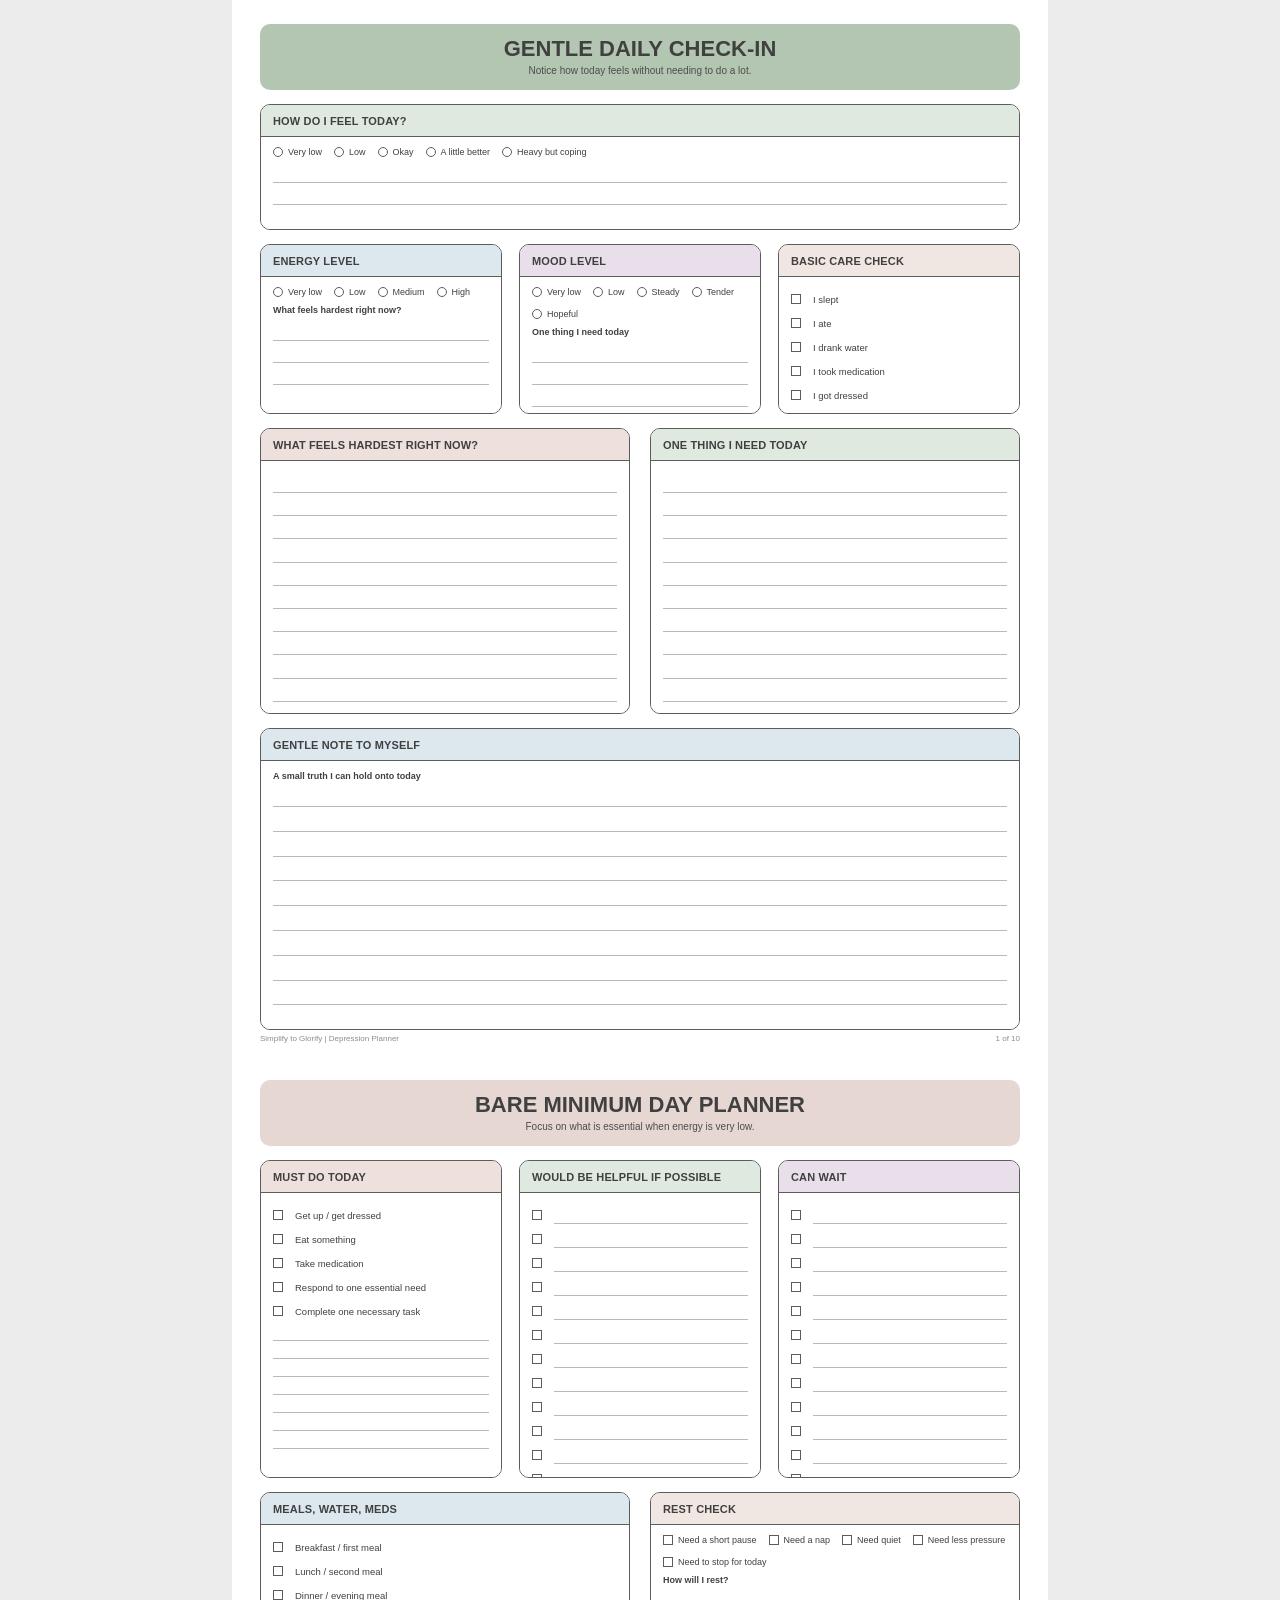
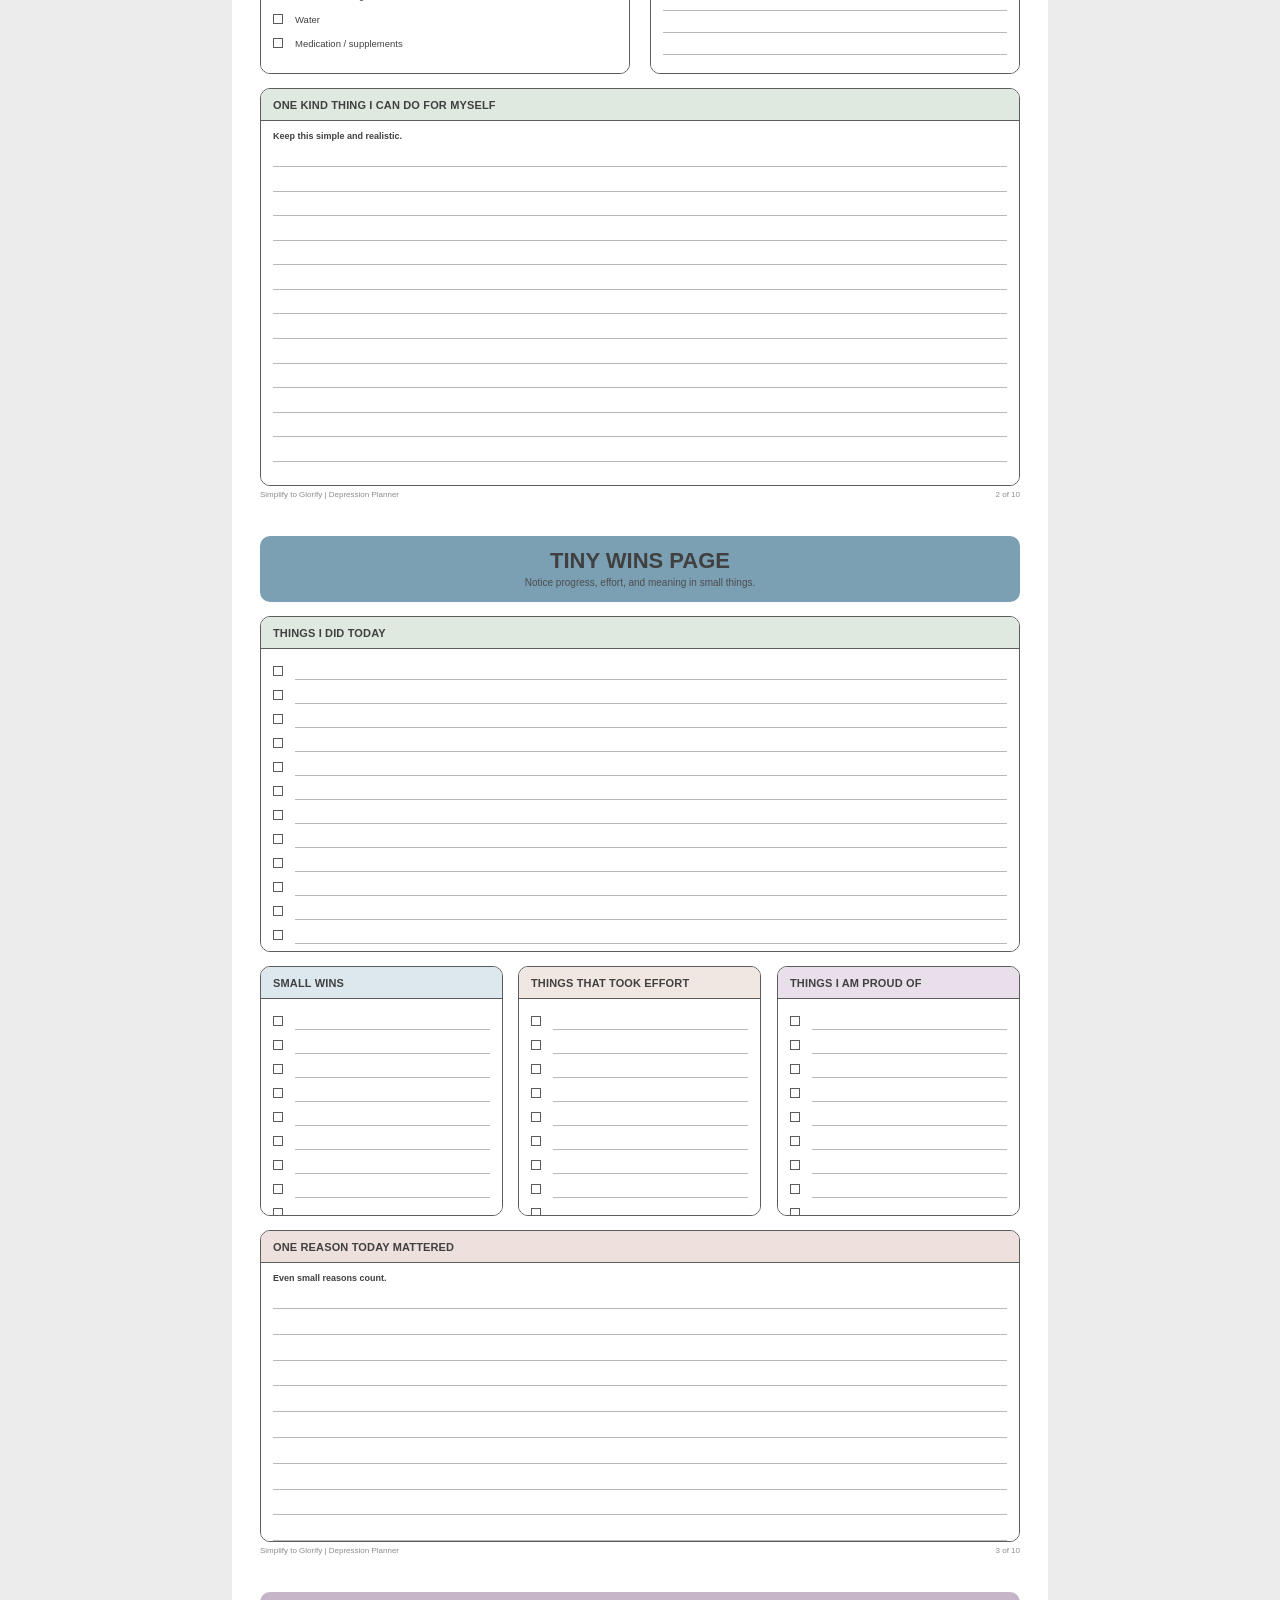
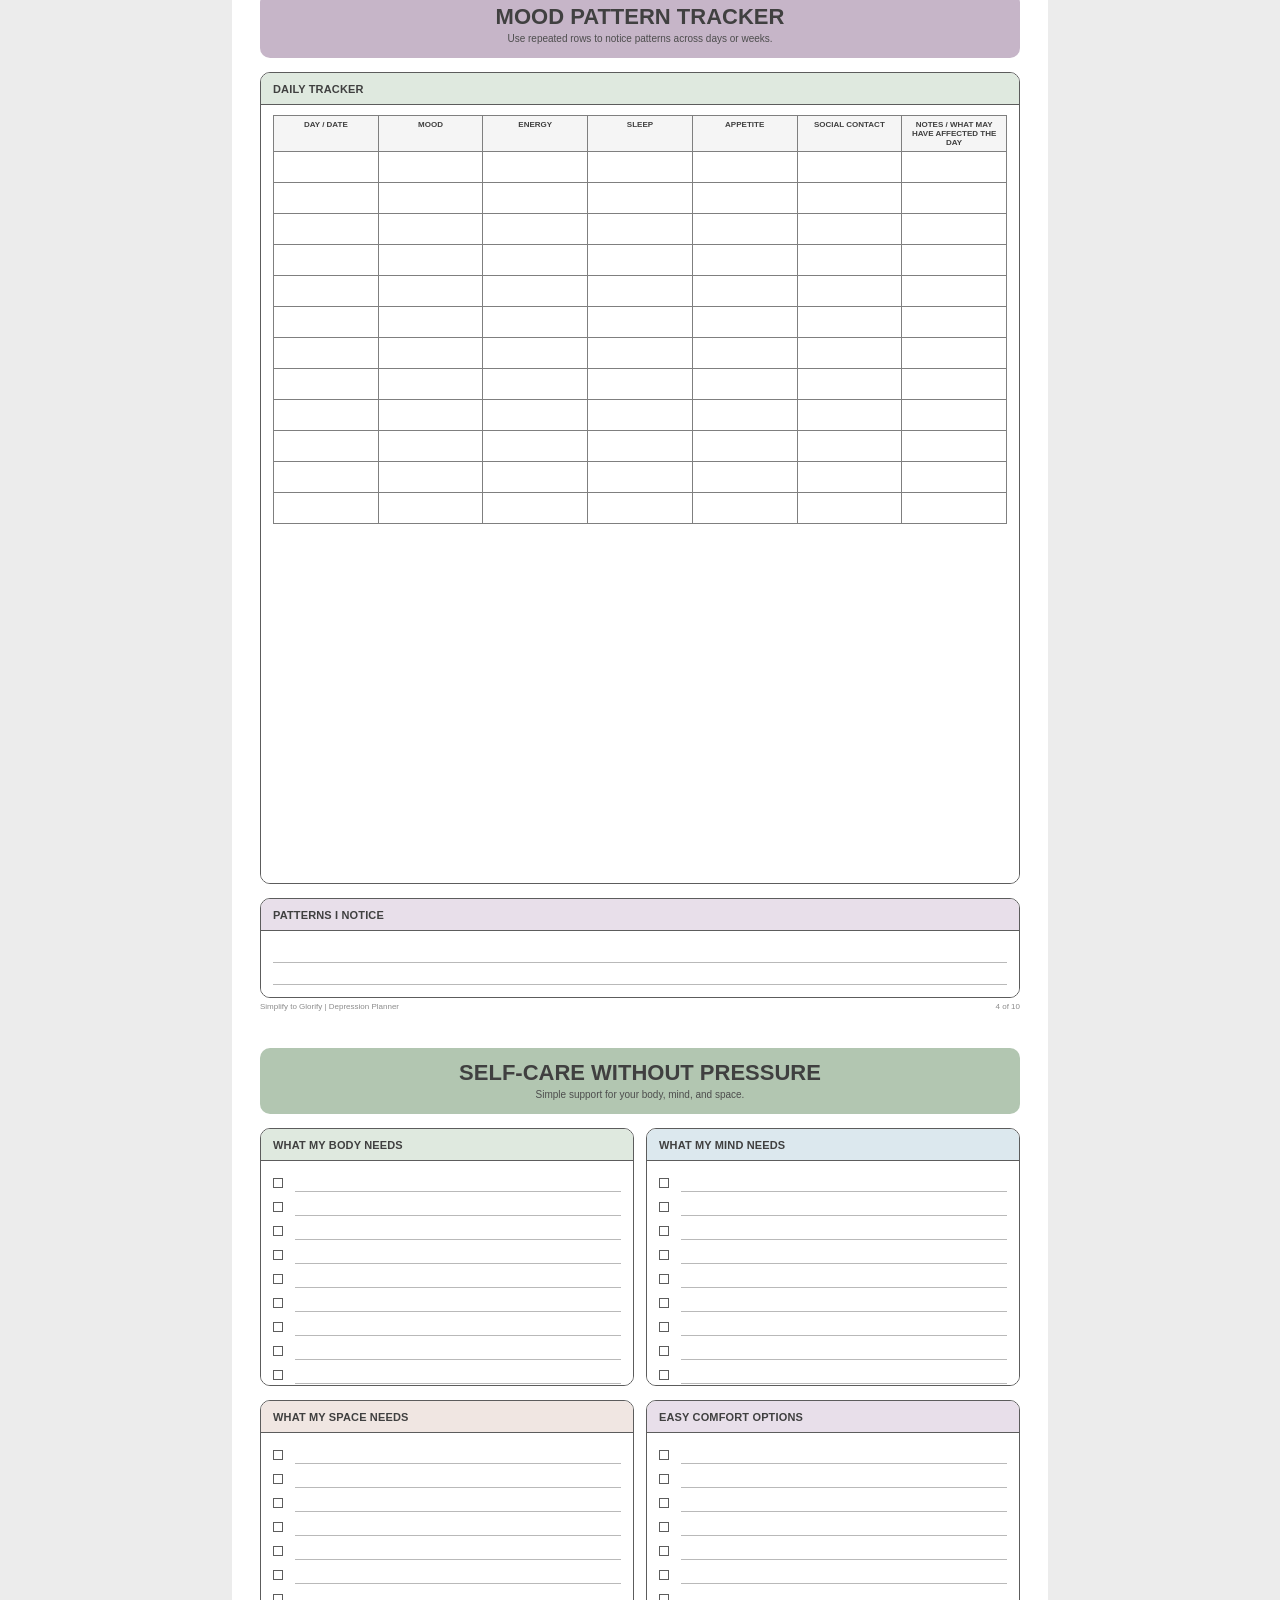
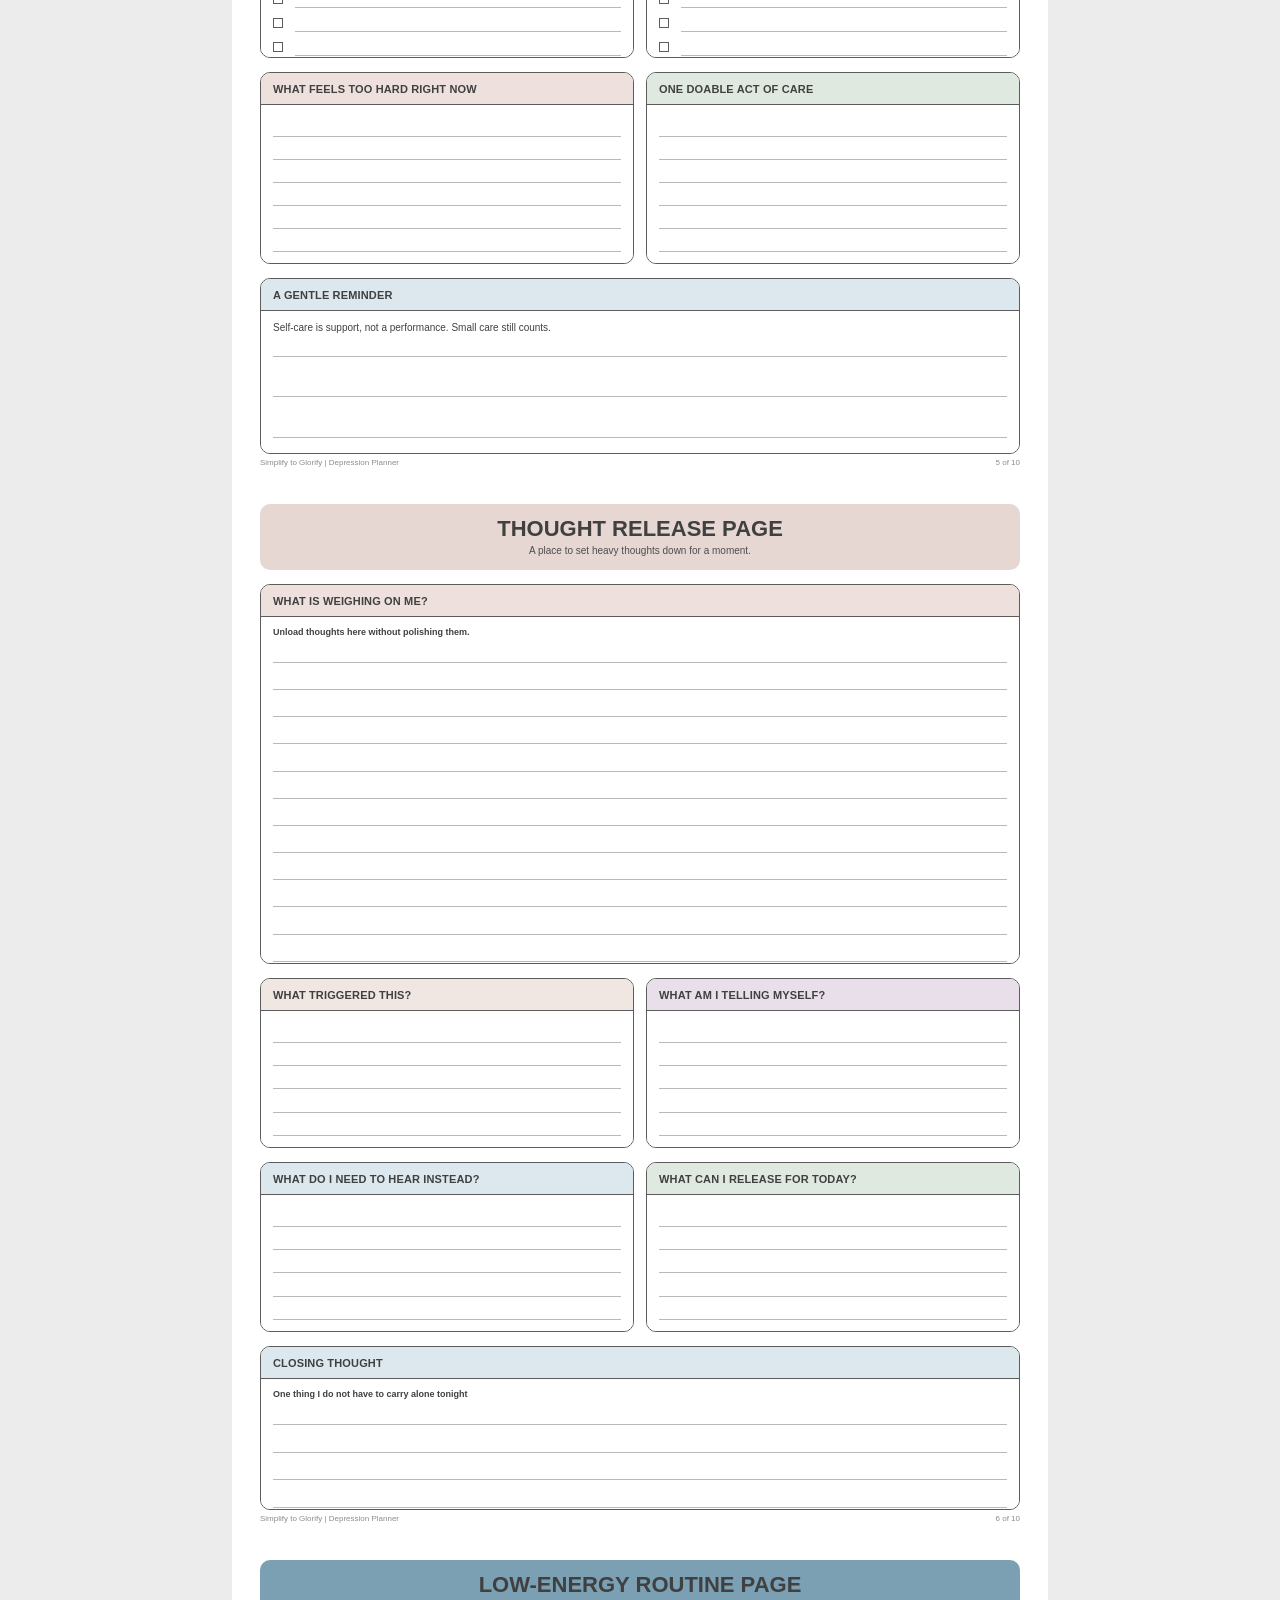
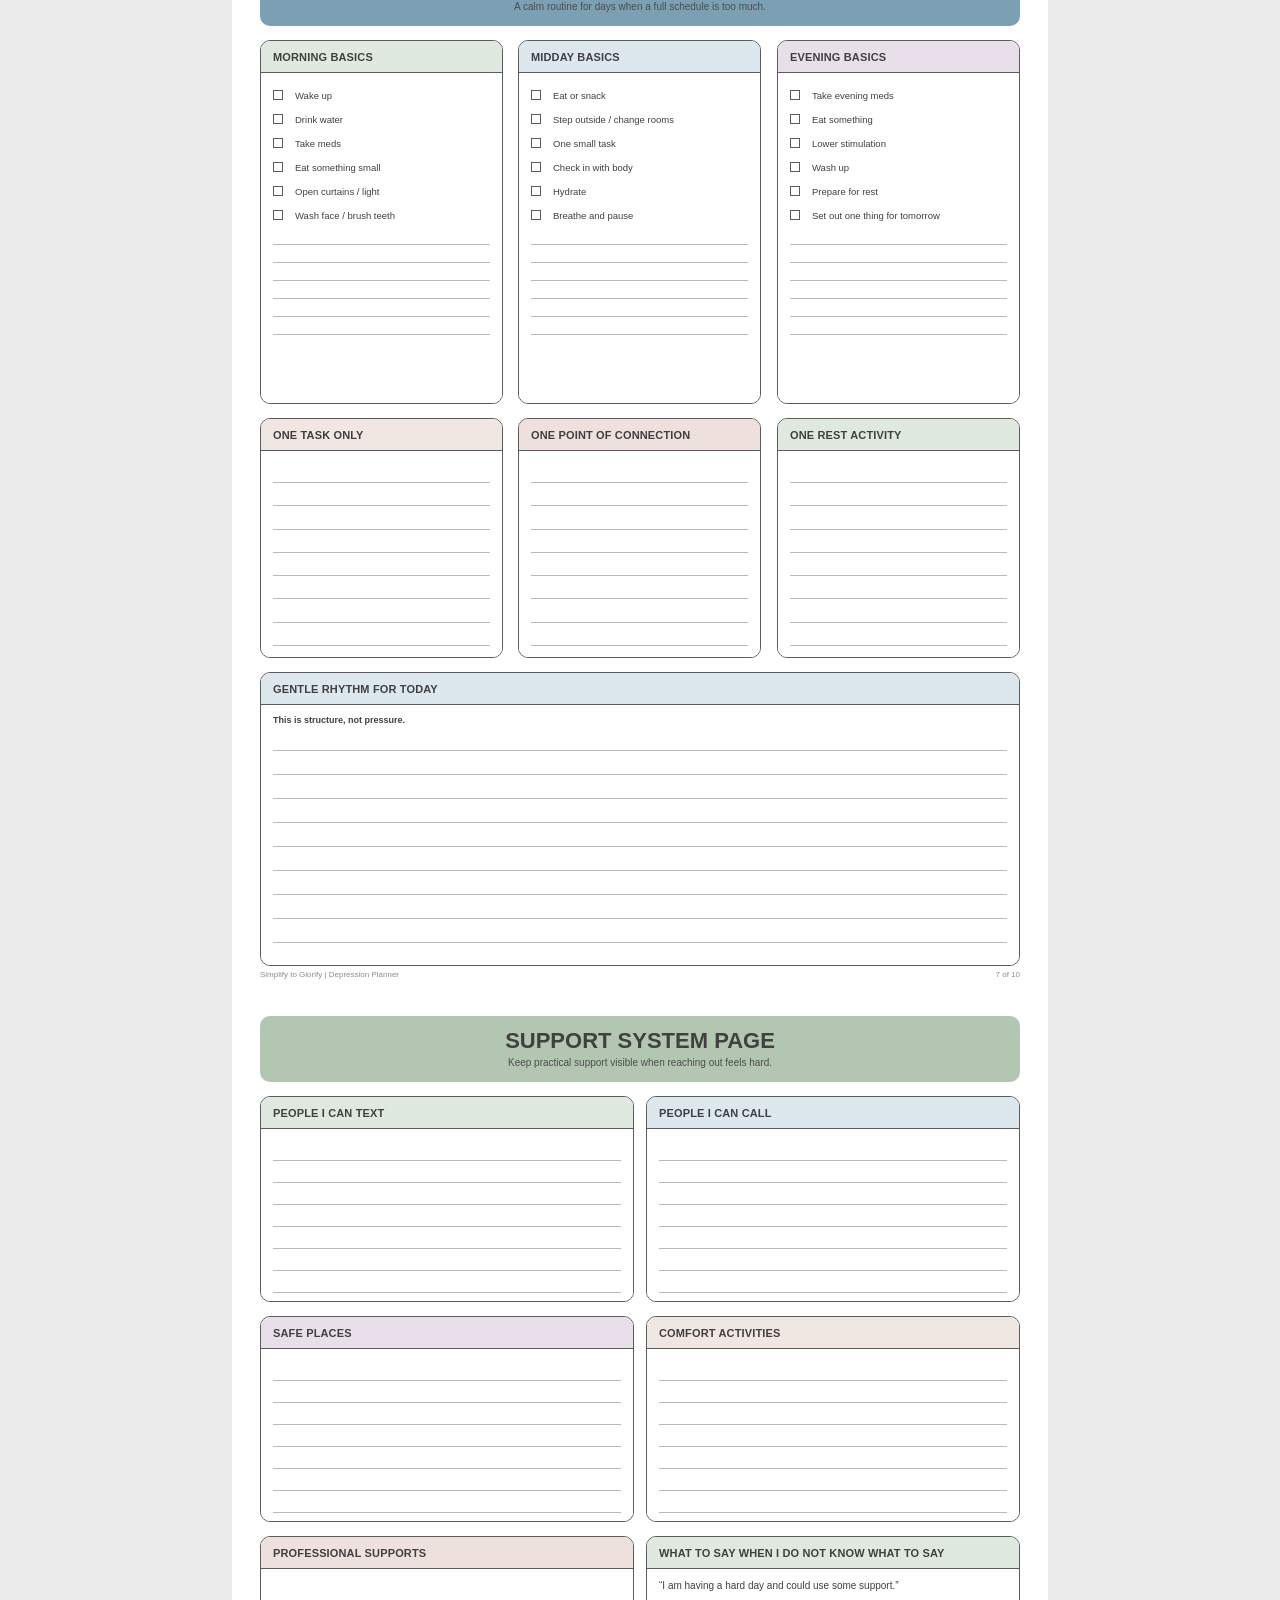
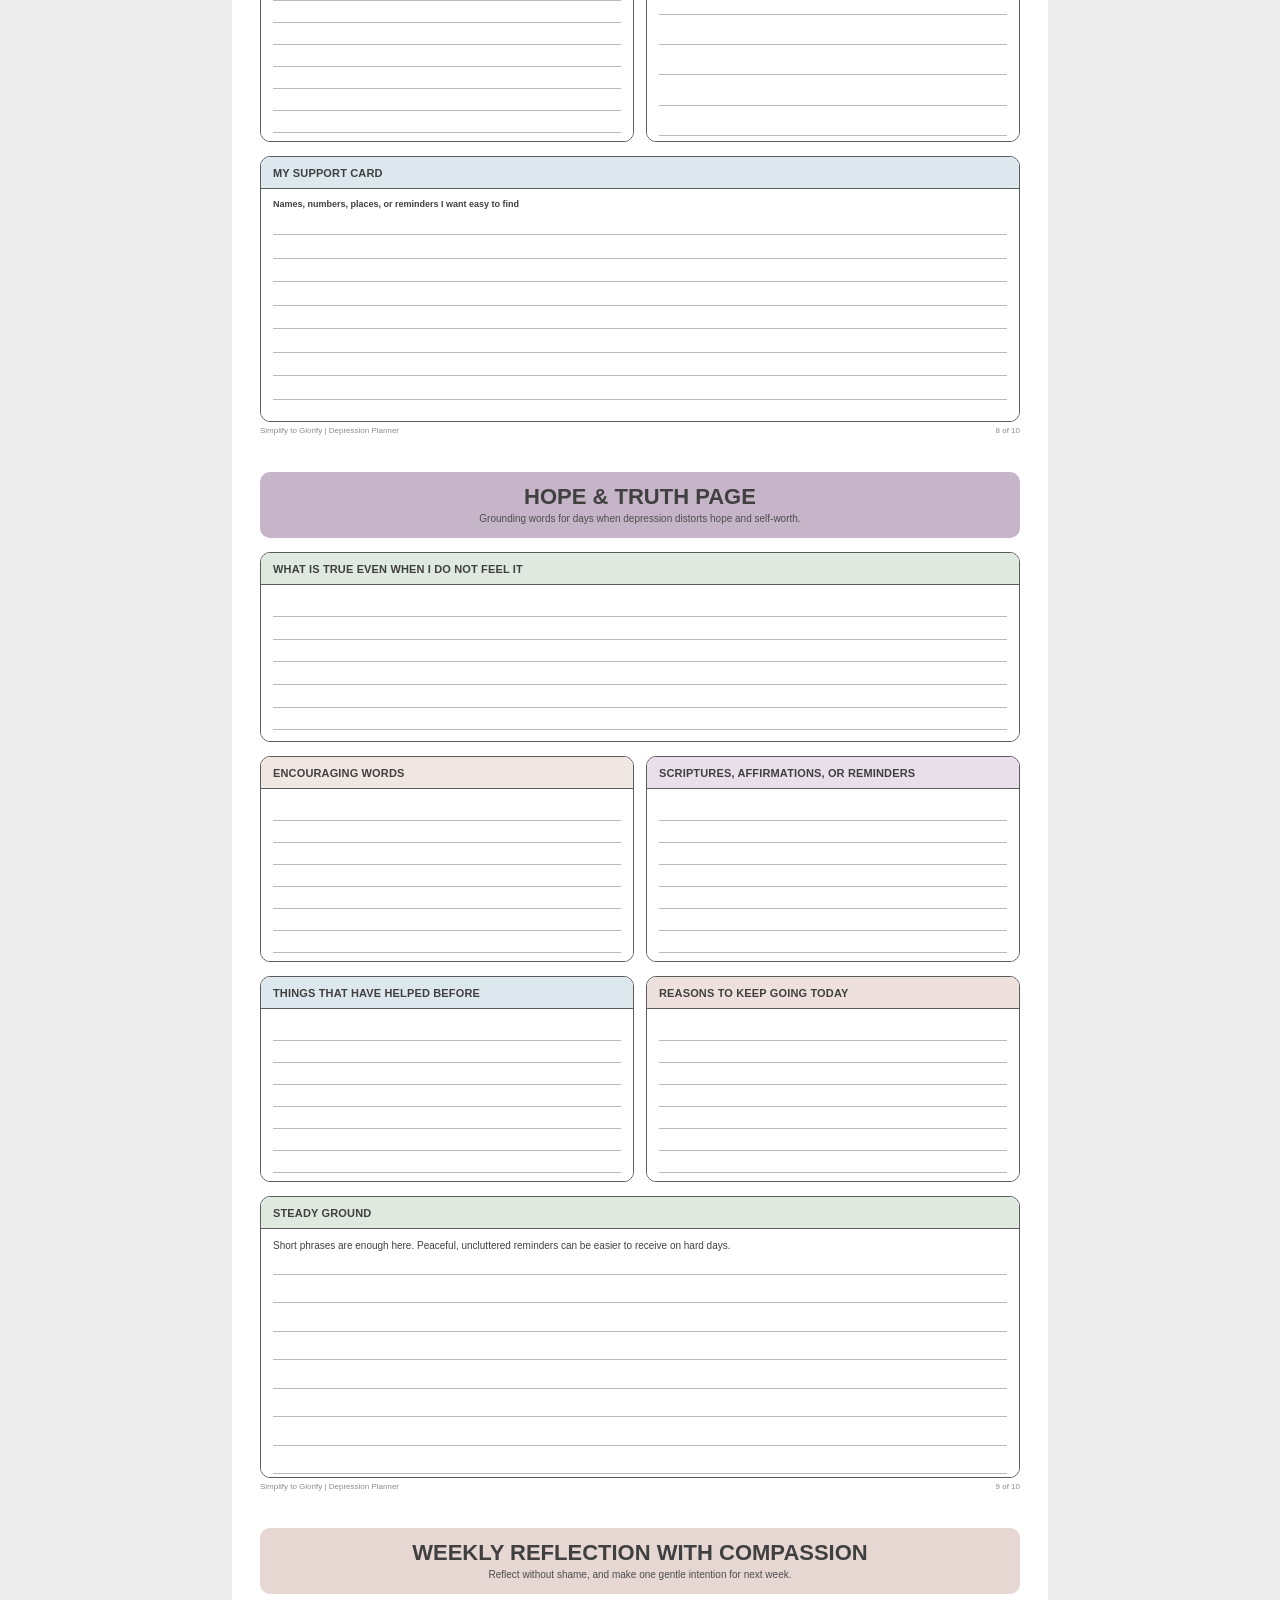
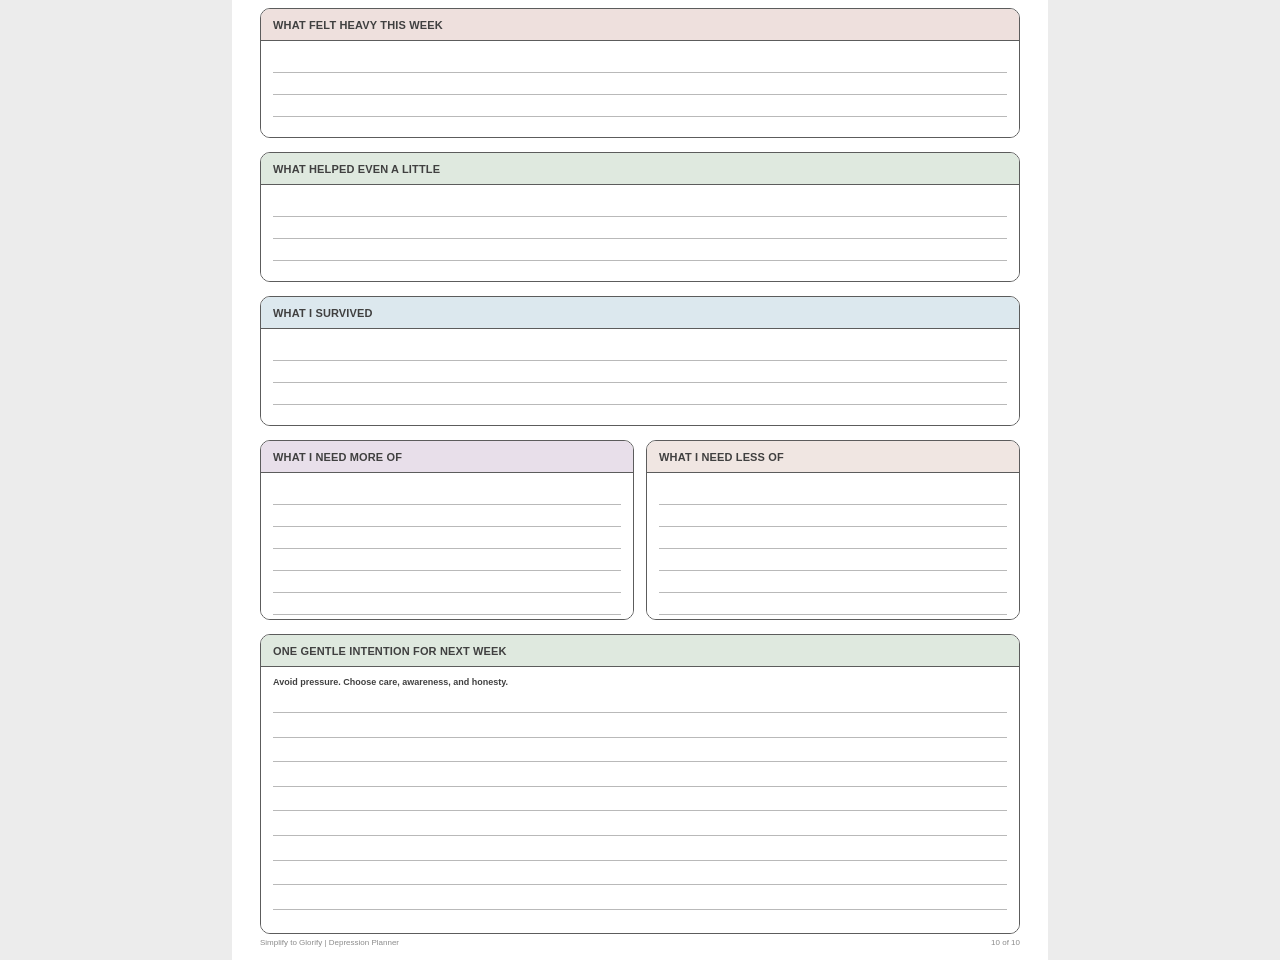
<file: depression_planner_canva.html>
<!doctype html><html lang="en"><head><meta charset="utf-8"><meta name="viewport" content="width=device-width,initial-scale=1"><title>Depression Planner - Full Page Canva</title><style>
*{box-sizing:border-box}
html,body{margin:0;padding:0;background:#ececec;font-family:Arial,Helvetica,sans-serif;color:#404040}
@page{size:Letter;margin:0}
.page{position:relative;width:816px;height:1056px;margin:0 auto;background:#fff;page-break-after:always;overflow:hidden}
.page:last-child{page-break-after:auto}
.header{position:absolute;left:28px;top:24px;width:760px;height:66px;border-radius:10px;background:var(--theme);display:flex;flex-direction:column;justify-content:center;align-items:center;text-align:center;padding:0 16px}
.title{font-size:22px;font-weight:800;line-height:1;margin:0 0 5px}
.subtitle{font-size:10px;line-height:1.1;color:#4d4d4d;margin:0}
.footer{position:absolute;left:28px;bottom:10px;width:760px;height:16px;display:flex;justify-content:space-between;align-items:center;font-size:8px;color:#8c8c8c}
.box{position:absolute;border:1.2px solid #5c5c5c;border-radius:10px;background:#fff;overflow:hidden}
.head{height:32px;display:flex;align-items:center;padding:0 12px;font-size:11px;font-weight:800;text-transform:uppercase;border-bottom:1.2px solid #5c5c5c;letter-spacing:.15px}
.sage{background:#dfe9df}.lav{background:#e8dfea}.blue{background:#dce8ee}.warm{background:#f0e6e2}.rose{background:#eee0dd}.ivory{background:#fbf9f6}
.body{height:calc(100% - 32px);padding:10px 12px;background:#fff}
.prompt{font-size:9px;font-weight:700;margin:0 0 4px}
.line{height:22px;border-bottom:1px solid #b9b9b9}
.line.tight{height:18px}.line.tall{height:27px}
.grid-lines{display:grid;height:100%;grid-template-rows:repeat(var(--rows),1fr);gap:0}
.check-row{display:grid;grid-template-columns:14px 1fr;gap:8px;align-items:center;height:24px;font-size:9.5px}
.check{width:10px;height:10px;border:1px solid #5c5c5c}
.radio{width:10px;height:10px;border:1px solid #5c5c5c;border-radius:50%}
.pill-row{display:flex;gap:12px;flex-wrap:wrap;align-items:center;font-size:9px;margin-bottom:4px}
.pill{display:flex;align-items:center;gap:5px}
.two-col{display:grid;grid-template-columns:1fr 1fr;gap:12px;height:100%}
.label{font-size:9.5px;font-weight:700;margin-bottom:4px}
.small{font-size:8.5px;color:#555}.callout{font-size:10px;line-height:1.35}
.table{width:100%;border-collapse:collapse;table-layout:fixed;font-size:8px}
.table th,.table td{border:1px solid #7f7f7f;padding:4px;vertical-align:top}
.table th{background:#f5f5f5;font-weight:800;text-transform:uppercase;text-align:center}
.table td{height:31px}.center{text-align:center}
</style></head><body><section class="page" data-document-role="page" data-label="Gentle Daily Check-In" style="--theme:#b2c6b1"><div class="header"><div class="title">GENTLE DAILY CHECK-IN</div><div class="subtitle">Notice how today feels without needing to do a lot.</div></div><div class="box" style="left:28px;top:104px;width:760px;height:126px"><div class="head sage">How do I feel today?</div><div class="body"><div class="pill-row"><div class="pill"><div class="radio"></div><span>Very low</span></div><div class="pill"><div class="radio"></div><span>Low</span></div><div class="pill"><div class="radio"></div><span>Okay</span></div><div class="pill"><div class="radio"></div><span>A little better</span></div><div class="pill"><div class="radio"></div><span>Heavy but coping</span></div></div><div class="line"></div><div class="line"></div></div></div><div class="box" style="left:28px;top:244px;width:242px;height:170px"><div class="head blue">Energy level</div><div class="body"><div class="pill-row"><div class="pill"><div class="radio"></div><span>Very low</span></div><div class="pill"><div class="radio"></div><span>Low</span></div><div class="pill"><div class="radio"></div><span>Medium</span></div><div class="pill"><div class="radio"></div><span>High</span></div></div><div class="prompt" style="margin-top:8px">What feels hardest right now?</div><div class="line"></div><div class="line"></div><div class="line"></div></div></div><div class="box" style="left:287px;top:244px;width:242px;height:170px"><div class="head lav">Mood level</div><div class="body"><div class="pill-row"><div class="pill"><div class="radio"></div><span>Very low</span></div><div class="pill"><div class="radio"></div><span>Low</span></div><div class="pill"><div class="radio"></div><span>Steady</span></div><div class="pill"><div class="radio"></div><span>Tender</span></div><div class="pill"><div class="radio"></div><span>Hopeful</span></div></div><div class="prompt" style="margin-top:8px">One thing I need today</div><div class="line"></div><div class="line"></div><div class="line"></div></div></div><div class="box" style="left:546px;top:244px;width:242px;height:170px"><div class="head warm">Basic care check</div><div class="body"><div class="check-row"><div class="check"></div><div>I slept</div></div><div class="check-row"><div class="check"></div><div>I ate</div></div><div class="check-row"><div class="check"></div><div>I drank water</div></div><div class="check-row"><div class="check"></div><div>I took medication</div></div><div class="check-row"><div class="check"></div><div>I got dressed</div></div></div></div><div class="box" style="left:28px;top:428px;width:370px;height:286px"><div class="head rose">What feels hardest right now?</div><div class="body"><div class="grid-lines" style="--rows:10"><div class="line"></div><div class="line"></div><div class="line"></div><div class="line"></div><div class="line"></div><div class="line"></div><div class="line"></div><div class="line"></div><div class="line"></div><div class="line"></div></div></div></div><div class="box" style="left:418px;top:428px;width:370px;height:286px"><div class="head sage">One thing I need today</div><div class="body"><div class="grid-lines" style="--rows:10"><div class="line"></div><div class="line"></div><div class="line"></div><div class="line"></div><div class="line"></div><div class="line"></div><div class="line"></div><div class="line"></div><div class="line"></div><div class="line"></div></div></div></div><div class="box" style="left:28px;top:728px;width:760px;height:302px"><div class="head blue">Gentle note to myself</div><div class="body"><div class="prompt">A small truth I can hold onto today</div><div class="grid-lines" style="--rows:10"><div class="line"></div><div class="line"></div><div class="line"></div><div class="line"></div><div class="line"></div><div class="line"></div><div class="line"></div><div class="line"></div><div class="line"></div><div class="line"></div></div></div></div><div class="footer"><span>Simplify to Glorify | Depression Planner</span><span>1 of 10</span></div></section><section class="page" data-document-role="page" data-label="Bare Minimum Day Planner" style="--theme:#e6d7d3"><div class="header"><div class="title">BARE MINIMUM DAY PLANNER</div><div class="subtitle">Focus on what is essential when energy is very low.</div></div><div class="box" style="left:28px;top:104px;width:242px;height:318px"><div class="head rose">Must do today</div><div class="body"><div class="check-row"><div class="check"></div><div>Get up / get dressed</div></div><div class="check-row"><div class="check"></div><div>Eat something</div></div><div class="check-row"><div class="check"></div><div>Take medication</div></div><div class="check-row"><div class="check"></div><div>Respond to one essential need</div></div><div class="check-row"><div class="check"></div><div>Complete one necessary task</div></div><div class="line tight"></div><div class="line tight"></div><div class="line tight"></div><div class="line tight"></div><div class="line tight"></div><div class="line tight"></div><div class="line tight"></div></div></div><div class="box" style="left:287px;top:104px;width:242px;height:318px"><div class="head sage">Would be helpful if possible</div><div class="body"><div class="check-row"><div class="check"></div><div class="line tight"></div></div><div class="check-row"><div class="check"></div><div class="line tight"></div></div><div class="check-row"><div class="check"></div><div class="line tight"></div></div><div class="check-row"><div class="check"></div><div class="line tight"></div></div><div class="check-row"><div class="check"></div><div class="line tight"></div></div><div class="check-row"><div class="check"></div><div class="line tight"></div></div><div class="check-row"><div class="check"></div><div class="line tight"></div></div><div class="check-row"><div class="check"></div><div class="line tight"></div></div><div class="check-row"><div class="check"></div><div class="line tight"></div></div><div class="check-row"><div class="check"></div><div class="line tight"></div></div><div class="check-row"><div class="check"></div><div class="line tight"></div></div><div class="check-row"><div class="check"></div><div class="line tight"></div></div></div></div><div class="box" style="left:546px;top:104px;width:242px;height:318px"><div class="head lav">Can wait</div><div class="body"><div class="check-row"><div class="check"></div><div class="line tight"></div></div><div class="check-row"><div class="check"></div><div class="line tight"></div></div><div class="check-row"><div class="check"></div><div class="line tight"></div></div><div class="check-row"><div class="check"></div><div class="line tight"></div></div><div class="check-row"><div class="check"></div><div class="line tight"></div></div><div class="check-row"><div class="check"></div><div class="line tight"></div></div><div class="check-row"><div class="check"></div><div class="line tight"></div></div><div class="check-row"><div class="check"></div><div class="line tight"></div></div><div class="check-row"><div class="check"></div><div class="line tight"></div></div><div class="check-row"><div class="check"></div><div class="line tight"></div></div><div class="check-row"><div class="check"></div><div class="line tight"></div></div><div class="check-row"><div class="check"></div><div class="line tight"></div></div></div></div><div class="box" style="left:28px;top:436px;width:370px;height:182px"><div class="head blue">Meals, water, meds</div><div class="body"><div class="check-row"><div class="check"></div><div>Breakfast / first meal</div></div><div class="check-row"><div class="check"></div><div>Lunch / second meal</div></div><div class="check-row"><div class="check"></div><div>Dinner / evening meal</div></div><div class="check-row"><div class="check"></div><div>Water</div></div><div class="check-row"><div class="check"></div><div>Medication / supplements</div></div></div></div><div class="box" style="left:418px;top:436px;width:370px;height:182px"><div class="head warm">Rest check</div><div class="body"><div class="pill-row"><div class="pill"><div class="check"></div><span>Need a short pause</span></div><div class="pill"><div class="check"></div><span>Need a nap</span></div><div class="pill"><div class="check"></div><span>Need quiet</span></div><div class="pill"><div class="check"></div><span>Need less pressure</span></div><div class="pill"><div class="check"></div><span>Need to stop for today</span></div></div><div class="prompt" style="margin-top:8px">How will I rest?</div><div class="line"></div><div class="line"></div><div class="line"></div></div></div><div class="box" style="left:28px;top:632px;width:760px;height:398px"><div class="head sage">One kind thing I can do for myself</div><div class="body"><div class="prompt">Keep this simple and realistic.</div><div class="grid-lines" style="--rows:14"><div class="line"></div><div class="line"></div><div class="line"></div><div class="line"></div><div class="line"></div><div class="line"></div><div class="line"></div><div class="line"></div><div class="line"></div><div class="line"></div><div class="line"></div><div class="line"></div><div class="line"></div><div class="line"></div></div></div></div><div class="footer"><span>Simplify to Glorify | Depression Planner</span><span>2 of 10</span></div></section><section class="page" data-document-role="page" data-label="Tiny Wins Page" style="--theme:#7b9fb3"><div class="header"><div class="title">TINY WINS PAGE</div><div class="subtitle">Notice progress, effort, and meaning in small things.</div></div><div class="box" style="left:28px;top:104px;width:760px;height:336px"><div class="head sage">Things I did today</div><div class="body"><div class="check-row"><div class="check"></div><div class="line tight"></div></div><div class="check-row"><div class="check"></div><div class="line tight"></div></div><div class="check-row"><div class="check"></div><div class="line tight"></div></div><div class="check-row"><div class="check"></div><div class="line tight"></div></div><div class="check-row"><div class="check"></div><div class="line tight"></div></div><div class="check-row"><div class="check"></div><div class="line tight"></div></div><div class="check-row"><div class="check"></div><div class="line tight"></div></div><div class="check-row"><div class="check"></div><div class="line tight"></div></div><div class="check-row"><div class="check"></div><div class="line tight"></div></div><div class="check-row"><div class="check"></div><div class="line tight"></div></div><div class="check-row"><div class="check"></div><div class="line tight"></div></div><div class="check-row"><div class="check"></div><div class="line tight"></div></div></div></div><div class="box" style="left:28px;top:454px;width:243px;height:250px"><div class="head blue">Small wins</div><div class="body"><div class="check-row"><div class="check"></div><div class="line tight"></div></div><div class="check-row"><div class="check"></div><div class="line tight"></div></div><div class="check-row"><div class="check"></div><div class="line tight"></div></div><div class="check-row"><div class="check"></div><div class="line tight"></div></div><div class="check-row"><div class="check"></div><div class="line tight"></div></div><div class="check-row"><div class="check"></div><div class="line tight"></div></div><div class="check-row"><div class="check"></div><div class="line tight"></div></div><div class="check-row"><div class="check"></div><div class="line tight"></div></div><div class="check-row"><div class="check"></div><div class="line tight"></div></div></div></div><div class="box" style="left:286px;top:454px;width:243px;height:250px"><div class="head warm">Things that took effort</div><div class="body"><div class="check-row"><div class="check"></div><div class="line tight"></div></div><div class="check-row"><div class="check"></div><div class="line tight"></div></div><div class="check-row"><div class="check"></div><div class="line tight"></div></div><div class="check-row"><div class="check"></div><div class="line tight"></div></div><div class="check-row"><div class="check"></div><div class="line tight"></div></div><div class="check-row"><div class="check"></div><div class="line tight"></div></div><div class="check-row"><div class="check"></div><div class="line tight"></div></div><div class="check-row"><div class="check"></div><div class="line tight"></div></div><div class="check-row"><div class="check"></div><div class="line tight"></div></div></div></div><div class="box" style="left:545px;top:454px;width:243px;height:250px"><div class="head lav">Things I am proud of</div><div class="body"><div class="check-row"><div class="check"></div><div class="line tight"></div></div><div class="check-row"><div class="check"></div><div class="line tight"></div></div><div class="check-row"><div class="check"></div><div class="line tight"></div></div><div class="check-row"><div class="check"></div><div class="line tight"></div></div><div class="check-row"><div class="check"></div><div class="line tight"></div></div><div class="check-row"><div class="check"></div><div class="line tight"></div></div><div class="check-row"><div class="check"></div><div class="line tight"></div></div><div class="check-row"><div class="check"></div><div class="line tight"></div></div><div class="check-row"><div class="check"></div><div class="line tight"></div></div></div></div><div class="box" style="left:28px;top:718px;width:760px;height:312px"><div class="head rose">One reason today mattered</div><div class="body"><div class="prompt">Even small reasons count.</div><div class="grid-lines" style="--rows:10"><div class="line"></div><div class="line"></div><div class="line"></div><div class="line"></div><div class="line"></div><div class="line"></div><div class="line"></div><div class="line"></div><div class="line"></div><div class="line"></div></div></div></div><div class="footer"><span>Simplify to Glorify | Depression Planner</span><span>3 of 10</span></div></section><section class="page" data-document-role="page" data-label="Mood Pattern Tracker" style="--theme:#c6b5c8"><div class="header"><div class="title">MOOD PATTERN TRACKER</div><div class="subtitle">Use repeated rows to notice patterns across days or weeks.</div></div><div class="box" style="left:28px;top:104px;width:760px;height:812px"><div class="head sage">Daily tracker</div><div class="body"><table class="table"><tr><th class="med">Day / Date</th><th class="smallcol">Mood</th><th class="smallcol">Energy</th><th class="med">Sleep</th><th class="med">Appetite</th><th class="med">Social Contact</th><th>Notes / What May Have Affected The Day</th></tr><tr><td></td><td></td><td></td><td></td><td></td><td></td><td></td></tr><tr><td></td><td></td><td></td><td></td><td></td><td></td><td></td></tr><tr><td></td><td></td><td></td><td></td><td></td><td></td><td></td></tr><tr><td></td><td></td><td></td><td></td><td></td><td></td><td></td></tr><tr><td></td><td></td><td></td><td></td><td></td><td></td><td></td></tr><tr><td></td><td></td><td></td><td></td><td></td><td></td><td></td></tr><tr><td></td><td></td><td></td><td></td><td></td><td></td><td></td></tr><tr><td></td><td></td><td></td><td></td><td></td><td></td><td></td></tr><tr><td></td><td></td><td></td><td></td><td></td><td></td><td></td></tr><tr><td></td><td></td><td></td><td></td><td></td><td></td><td></td></tr><tr><td></td><td></td><td></td><td></td><td></td><td></td><td></td></tr><tr><td></td><td></td><td></td><td></td><td></td><td></td><td></td></tr></table></div></div><div class="box" style="left:28px;top:930px;width:760px;height:100px"><div class="head lav">Patterns I notice</div><div class="body"><div class="grid-lines" style="--rows:4"><div class="line"></div><div class="line"></div><div class="line"></div><div class="line"></div></div></div></div><div class="footer"><span>Simplify to Glorify | Depression Planner</span><span>4 of 10</span></div></section><section class="page" data-document-role="page" data-label="Self-Care Without Pressure" style="--theme:#b2c6b1"><div class="header"><div class="title">SELF-CARE WITHOUT PRESSURE</div><div class="subtitle">Simple support for your body, mind, and space.</div></div><div class="box" style="left:28px;top:104px;width:374px;height:258px"><div class="head sage">What my body needs</div><div class="body"><div class="check-row"><div class="check"></div><div class="line tight"></div></div><div class="check-row"><div class="check"></div><div class="line tight"></div></div><div class="check-row"><div class="check"></div><div class="line tight"></div></div><div class="check-row"><div class="check"></div><div class="line tight"></div></div><div class="check-row"><div class="check"></div><div class="line tight"></div></div><div class="check-row"><div class="check"></div><div class="line tight"></div></div><div class="check-row"><div class="check"></div><div class="line tight"></div></div><div class="check-row"><div class="check"></div><div class="line tight"></div></div><div class="check-row"><div class="check"></div><div class="line tight"></div></div></div></div><div class="box" style="left:414px;top:104px;width:374px;height:258px"><div class="head blue">What my mind needs</div><div class="body"><div class="check-row"><div class="check"></div><div class="line tight"></div></div><div class="check-row"><div class="check"></div><div class="line tight"></div></div><div class="check-row"><div class="check"></div><div class="line tight"></div></div><div class="check-row"><div class="check"></div><div class="line tight"></div></div><div class="check-row"><div class="check"></div><div class="line tight"></div></div><div class="check-row"><div class="check"></div><div class="line tight"></div></div><div class="check-row"><div class="check"></div><div class="line tight"></div></div><div class="check-row"><div class="check"></div><div class="line tight"></div></div><div class="check-row"><div class="check"></div><div class="line tight"></div></div></div></div><div class="box" style="left:28px;top:376px;width:374px;height:258px"><div class="head warm">What my space needs</div><div class="body"><div class="check-row"><div class="check"></div><div class="line tight"></div></div><div class="check-row"><div class="check"></div><div class="line tight"></div></div><div class="check-row"><div class="check"></div><div class="line tight"></div></div><div class="check-row"><div class="check"></div><div class="line tight"></div></div><div class="check-row"><div class="check"></div><div class="line tight"></div></div><div class="check-row"><div class="check"></div><div class="line tight"></div></div><div class="check-row"><div class="check"></div><div class="line tight"></div></div><div class="check-row"><div class="check"></div><div class="line tight"></div></div><div class="check-row"><div class="check"></div><div class="line tight"></div></div></div></div><div class="box" style="left:414px;top:376px;width:374px;height:258px"><div class="head lav">Easy comfort options</div><div class="body"><div class="check-row"><div class="check"></div><div class="line tight"></div></div><div class="check-row"><div class="check"></div><div class="line tight"></div></div><div class="check-row"><div class="check"></div><div class="line tight"></div></div><div class="check-row"><div class="check"></div><div class="line tight"></div></div><div class="check-row"><div class="check"></div><div class="line tight"></div></div><div class="check-row"><div class="check"></div><div class="line tight"></div></div><div class="check-row"><div class="check"></div><div class="line tight"></div></div><div class="check-row"><div class="check"></div><div class="line tight"></div></div><div class="check-row"><div class="check"></div><div class="line tight"></div></div></div></div><div class="box" style="left:28px;top:648px;width:374px;height:192px"><div class="head rose">What feels too hard right now</div><div class="body"><div class="grid-lines" style="--rows:6"><div class="line"></div><div class="line"></div><div class="line"></div><div class="line"></div><div class="line"></div><div class="line"></div></div></div></div><div class="box" style="left:414px;top:648px;width:374px;height:192px"><div class="head sage">One doable act of care</div><div class="body"><div class="grid-lines" style="--rows:6"><div class="line"></div><div class="line"></div><div class="line"></div><div class="line"></div><div class="line"></div><div class="line"></div></div></div></div><div class="box" style="left:28px;top:854px;width:760px;height:176px"><div class="head blue">A gentle reminder</div><div class="body"><div class="callout">Self-care is support, not a performance. Small care still counts.</div><div class="grid-lines" style="--rows:3"><div class="line"></div><div class="line"></div><div class="line"></div></div></div></div><div class="footer"><span>Simplify to Glorify | Depression Planner</span><span>5 of 10</span></div></section><section class="page" data-document-role="page" data-label="Thought Release Page" style="--theme:#e6d7d3"><div class="header"><div class="title">THOUGHT RELEASE PAGE</div><div class="subtitle">A place to set heavy thoughts down for a moment.</div></div><div class="box" style="left:28px;top:104px;width:760px;height:380px"><div class="head rose">What is weighing on me?</div><div class="body"><div class="prompt">Unload thoughts here without polishing them.</div><div class="grid-lines" style="--rows:12"><div class="line"></div><div class="line"></div><div class="line"></div><div class="line"></div><div class="line"></div><div class="line"></div><div class="line"></div><div class="line"></div><div class="line"></div><div class="line"></div><div class="line"></div><div class="line"></div></div></div></div><div class="box" style="left:28px;top:498px;width:374px;height:170px"><div class="head warm">What triggered this?</div><div class="body"><div class="grid-lines" style="--rows:5"><div class="line"></div><div class="line"></div><div class="line"></div><div class="line"></div><div class="line"></div></div></div></div><div class="box" style="left:414px;top:498px;width:374px;height:170px"><div class="head lav">What am I telling myself?</div><div class="body"><div class="grid-lines" style="--rows:5"><div class="line"></div><div class="line"></div><div class="line"></div><div class="line"></div><div class="line"></div></div></div></div><div class="box" style="left:28px;top:682px;width:374px;height:170px"><div class="head blue">What do I need to hear instead?</div><div class="body"><div class="grid-lines" style="--rows:5"><div class="line"></div><div class="line"></div><div class="line"></div><div class="line"></div><div class="line"></div></div></div></div><div class="box" style="left:414px;top:682px;width:374px;height:170px"><div class="head sage">What can I release for today?</div><div class="body"><div class="grid-lines" style="--rows:5"><div class="line"></div><div class="line"></div><div class="line"></div><div class="line"></div><div class="line"></div></div></div></div><div class="box" style="left:28px;top:866px;width:760px;height:164px"><div class="head blue">Closing thought</div><div class="body"><div class="prompt">One thing I do not have to carry alone tonight</div><div class="grid-lines" style="--rows:4"><div class="line"></div><div class="line"></div><div class="line"></div><div class="line"></div></div></div></div><div class="footer"><span>Simplify to Glorify | Depression Planner</span><span>6 of 10</span></div></section><section class="page" data-document-role="page" data-label="Low-Energy Routine Page" style="--theme:#7b9fb3"><div class="header"><div class="title">LOW-ENERGY ROUTINE PAGE</div><div class="subtitle">A calm routine for days when a full schedule is too much.</div></div><div class="box" style="left:28px;top:104px;width:243px;height:364px"><div class="head sage">Morning basics</div><div class="body"><div class="check-row"><div class="check"></div><div>Wake up</div></div><div class="check-row"><div class="check"></div><div>Drink water</div></div><div class="check-row"><div class="check"></div><div>Take meds</div></div><div class="check-row"><div class="check"></div><div>Eat something small</div></div><div class="check-row"><div class="check"></div><div>Open curtains / light</div></div><div class="check-row"><div class="check"></div><div>Wash face / brush teeth</div></div><div class="line tight"></div><div class="line tight"></div><div class="line tight"></div><div class="line tight"></div><div class="line tight"></div><div class="line tight"></div></div></div><div class="box" style="left:286px;top:104px;width:243px;height:364px"><div class="head blue">Midday basics</div><div class="body"><div class="check-row"><div class="check"></div><div>Eat or snack</div></div><div class="check-row"><div class="check"></div><div>Step outside / change rooms</div></div><div class="check-row"><div class="check"></div><div>One small task</div></div><div class="check-row"><div class="check"></div><div>Check in with body</div></div><div class="check-row"><div class="check"></div><div>Hydrate</div></div><div class="check-row"><div class="check"></div><div>Breathe and pause</div></div><div class="line tight"></div><div class="line tight"></div><div class="line tight"></div><div class="line tight"></div><div class="line tight"></div><div class="line tight"></div></div></div><div class="box" style="left:545px;top:104px;width:243px;height:364px"><div class="head lav">Evening basics</div><div class="body"><div class="check-row"><div class="check"></div><div>Take evening meds</div></div><div class="check-row"><div class="check"></div><div>Eat something</div></div><div class="check-row"><div class="check"></div><div>Lower stimulation</div></div><div class="check-row"><div class="check"></div><div>Wash up</div></div><div class="check-row"><div class="check"></div><div>Prepare for rest</div></div><div class="check-row"><div class="check"></div><div>Set out one thing for tomorrow</div></div><div class="line tight"></div><div class="line tight"></div><div class="line tight"></div><div class="line tight"></div><div class="line tight"></div><div class="line tight"></div></div></div><div class="box" style="left:28px;top:482px;width:243px;height:240px"><div class="head warm">One task only</div><div class="body"><div class="grid-lines" style="--rows:8"><div class="line"></div><div class="line"></div><div class="line"></div><div class="line"></div><div class="line"></div><div class="line"></div><div class="line"></div><div class="line"></div></div></div></div><div class="box" style="left:286px;top:482px;width:243px;height:240px"><div class="head rose">One point of connection</div><div class="body"><div class="grid-lines" style="--rows:8"><div class="line"></div><div class="line"></div><div class="line"></div><div class="line"></div><div class="line"></div><div class="line"></div><div class="line"></div><div class="line"></div></div></div></div><div class="box" style="left:545px;top:482px;width:243px;height:240px"><div class="head sage">One rest activity</div><div class="body"><div class="grid-lines" style="--rows:8"><div class="line"></div><div class="line"></div><div class="line"></div><div class="line"></div><div class="line"></div><div class="line"></div><div class="line"></div><div class="line"></div></div></div></div><div class="box" style="left:28px;top:736px;width:760px;height:294px"><div class="head blue">Gentle rhythm for today</div><div class="body"><div class="prompt">This is structure, not pressure.</div><div class="grid-lines" style="--rows:10"><div class="line"></div><div class="line"></div><div class="line"></div><div class="line"></div><div class="line"></div><div class="line"></div><div class="line"></div><div class="line"></div><div class="line"></div><div class="line"></div></div></div></div><div class="footer"><span>Simplify to Glorify | Depression Planner</span><span>7 of 10</span></div></section><section class="page" data-document-role="page" data-label="Support System Page" style="--theme:#b2c6b1"><div class="header"><div class="title">SUPPORT SYSTEM PAGE</div><div class="subtitle">Keep practical support visible when reaching out feels hard.</div></div><div class="box" style="left:28px;top:104px;width:374px;height:206px"><div class="head sage">People I can text</div><div class="body"><div class="line"></div><div class="line"></div><div class="line"></div><div class="line"></div><div class="line"></div><div class="line"></div><div class="line"></div></div></div><div class="box" style="left:414px;top:104px;width:374px;height:206px"><div class="head blue">People I can call</div><div class="body"><div class="line"></div><div class="line"></div><div class="line"></div><div class="line"></div><div class="line"></div><div class="line"></div><div class="line"></div></div></div><div class="box" style="left:28px;top:324px;width:374px;height:206px"><div class="head lav">Safe places</div><div class="body"><div class="line"></div><div class="line"></div><div class="line"></div><div class="line"></div><div class="line"></div><div class="line"></div><div class="line"></div></div></div><div class="box" style="left:414px;top:324px;width:374px;height:206px"><div class="head warm">Comfort activities</div><div class="body"><div class="line"></div><div class="line"></div><div class="line"></div><div class="line"></div><div class="line"></div><div class="line"></div><div class="line"></div></div></div><div class="box" style="left:28px;top:544px;width:374px;height:206px"><div class="head rose">Professional supports</div><div class="body"><div class="line"></div><div class="line"></div><div class="line"></div><div class="line"></div><div class="line"></div><div class="line"></div><div class="line"></div></div></div><div class="box" style="left:414px;top:544px;width:374px;height:206px"><div class="head sage">What to say when I do not know what to say</div><div class="body"><div class="callout">“I am having a hard day and could use some support.”</div><div class="grid-lines" style="--rows:5"><div class="line"></div><div class="line"></div><div class="line"></div><div class="line"></div><div class="line"></div></div></div></div><div class="box" style="left:28px;top:764px;width:760px;height:266px"><div class="head blue">My support card</div><div class="body"><div class="prompt">Names, numbers, places, or reminders I want easy to find</div><div class="grid-lines" style="--rows:9"><div class="line"></div><div class="line"></div><div class="line"></div><div class="line"></div><div class="line"></div><div class="line"></div><div class="line"></div><div class="line"></div><div class="line"></div></div></div></div><div class="footer"><span>Simplify to Glorify | Depression Planner</span><span>8 of 10</span></div></section><section class="page" data-document-role="page" data-label="Hope &amp; Truth Page" style="--theme:#c6b5c8"><div class="header"><div class="title">HOPE &amp; TRUTH PAGE</div><div class="subtitle">Grounding words for days when depression distorts hope and self-worth.</div></div><div class="box" style="left:28px;top:104px;width:760px;height:190px"><div class="head sage">What is true even when I do not feel it</div><div class="body"><div class="grid-lines" style="--rows:6"><div class="line"></div><div class="line"></div><div class="line"></div><div class="line"></div><div class="line"></div><div class="line"></div></div></div></div><div class="box" style="left:28px;top:308px;width:374px;height:206px"><div class="head warm">Encouraging words</div><div class="body"><div class="grid-lines" style="--rows:7"><div class="line"></div><div class="line"></div><div class="line"></div><div class="line"></div><div class="line"></div><div class="line"></div><div class="line"></div></div></div></div><div class="box" style="left:414px;top:308px;width:374px;height:206px"><div class="head lav">Scriptures, affirmations, or reminders</div><div class="body"><div class="grid-lines" style="--rows:7"><div class="line"></div><div class="line"></div><div class="line"></div><div class="line"></div><div class="line"></div><div class="line"></div><div class="line"></div></div></div></div><div class="box" style="left:28px;top:528px;width:374px;height:206px"><div class="head blue">Things that have helped before</div><div class="body"><div class="grid-lines" style="--rows:7"><div class="line"></div><div class="line"></div><div class="line"></div><div class="line"></div><div class="line"></div><div class="line"></div><div class="line"></div></div></div></div><div class="box" style="left:414px;top:528px;width:374px;height:206px"><div class="head rose">Reasons to keep going today</div><div class="body"><div class="grid-lines" style="--rows:7"><div class="line"></div><div class="line"></div><div class="line"></div><div class="line"></div><div class="line"></div><div class="line"></div><div class="line"></div></div></div></div><div class="box" style="left:28px;top:748px;width:760px;height:282px"><div class="head sage">Steady ground</div><div class="body"><div class="callout">Short phrases are enough here. Peaceful, uncluttered reminders can be easier to receive on hard days.</div><div class="grid-lines" style="--rows:8"><div class="line"></div><div class="line"></div><div class="line"></div><div class="line"></div><div class="line"></div><div class="line"></div><div class="line"></div><div class="line"></div></div></div></div><div class="footer"><span>Simplify to Glorify | Depression Planner</span><span>9 of 10</span></div></section><section class="page" data-document-role="page" data-label="Weekly Reflection With Compassion" style="--theme:#e6d7d3"><div class="header"><div class="title">WEEKLY REFLECTION WITH COMPASSION</div><div class="subtitle">Reflect without shame, and make one gentle intention for next week.</div></div><div class="box" style="left:28px;top:104px;width:760px;height:130px"><div class="head rose">What felt heavy this week</div><div class="body"><div class="grid-lines" style="--rows:4"><div class="line"></div><div class="line"></div><div class="line"></div><div class="line"></div></div></div></div><div class="box" style="left:28px;top:248px;width:760px;height:130px"><div class="head sage">What helped even a little</div><div class="body"><div class="grid-lines" style="--rows:4"><div class="line"></div><div class="line"></div><div class="line"></div><div class="line"></div></div></div></div><div class="box" style="left:28px;top:392px;width:760px;height:130px"><div class="head blue">What I survived</div><div class="body"><div class="grid-lines" style="--rows:4"><div class="line"></div><div class="line"></div><div class="line"></div><div class="line"></div></div></div></div><div class="box" style="left:28px;top:536px;width:374px;height:180px"><div class="head lav">What I need more of</div><div class="body"><div class="grid-lines" style="--rows:6"><div class="line"></div><div class="line"></div><div class="line"></div><div class="line"></div><div class="line"></div><div class="line"></div></div></div></div><div class="box" style="left:414px;top:536px;width:374px;height:180px"><div class="head warm">What I need less of</div><div class="body"><div class="grid-lines" style="--rows:6"><div class="line"></div><div class="line"></div><div class="line"></div><div class="line"></div><div class="line"></div><div class="line"></div></div></div></div><div class="box" style="left:28px;top:730px;width:760px;height:300px"><div class="head sage">One gentle intention for next week</div><div class="body"><div class="prompt">Avoid pressure. Choose care, awareness, and honesty.</div><div class="grid-lines" style="--rows:10"><div class="line"></div><div class="line"></div><div class="line"></div><div class="line"></div><div class="line"></div><div class="line"></div><div class="line"></div><div class="line"></div><div class="line"></div><div class="line"></div></div></div></div><div class="footer"><span>Simplify to Glorify | Depression Planner</span><span>10 of 10</span></div></section></body></html>
</file>
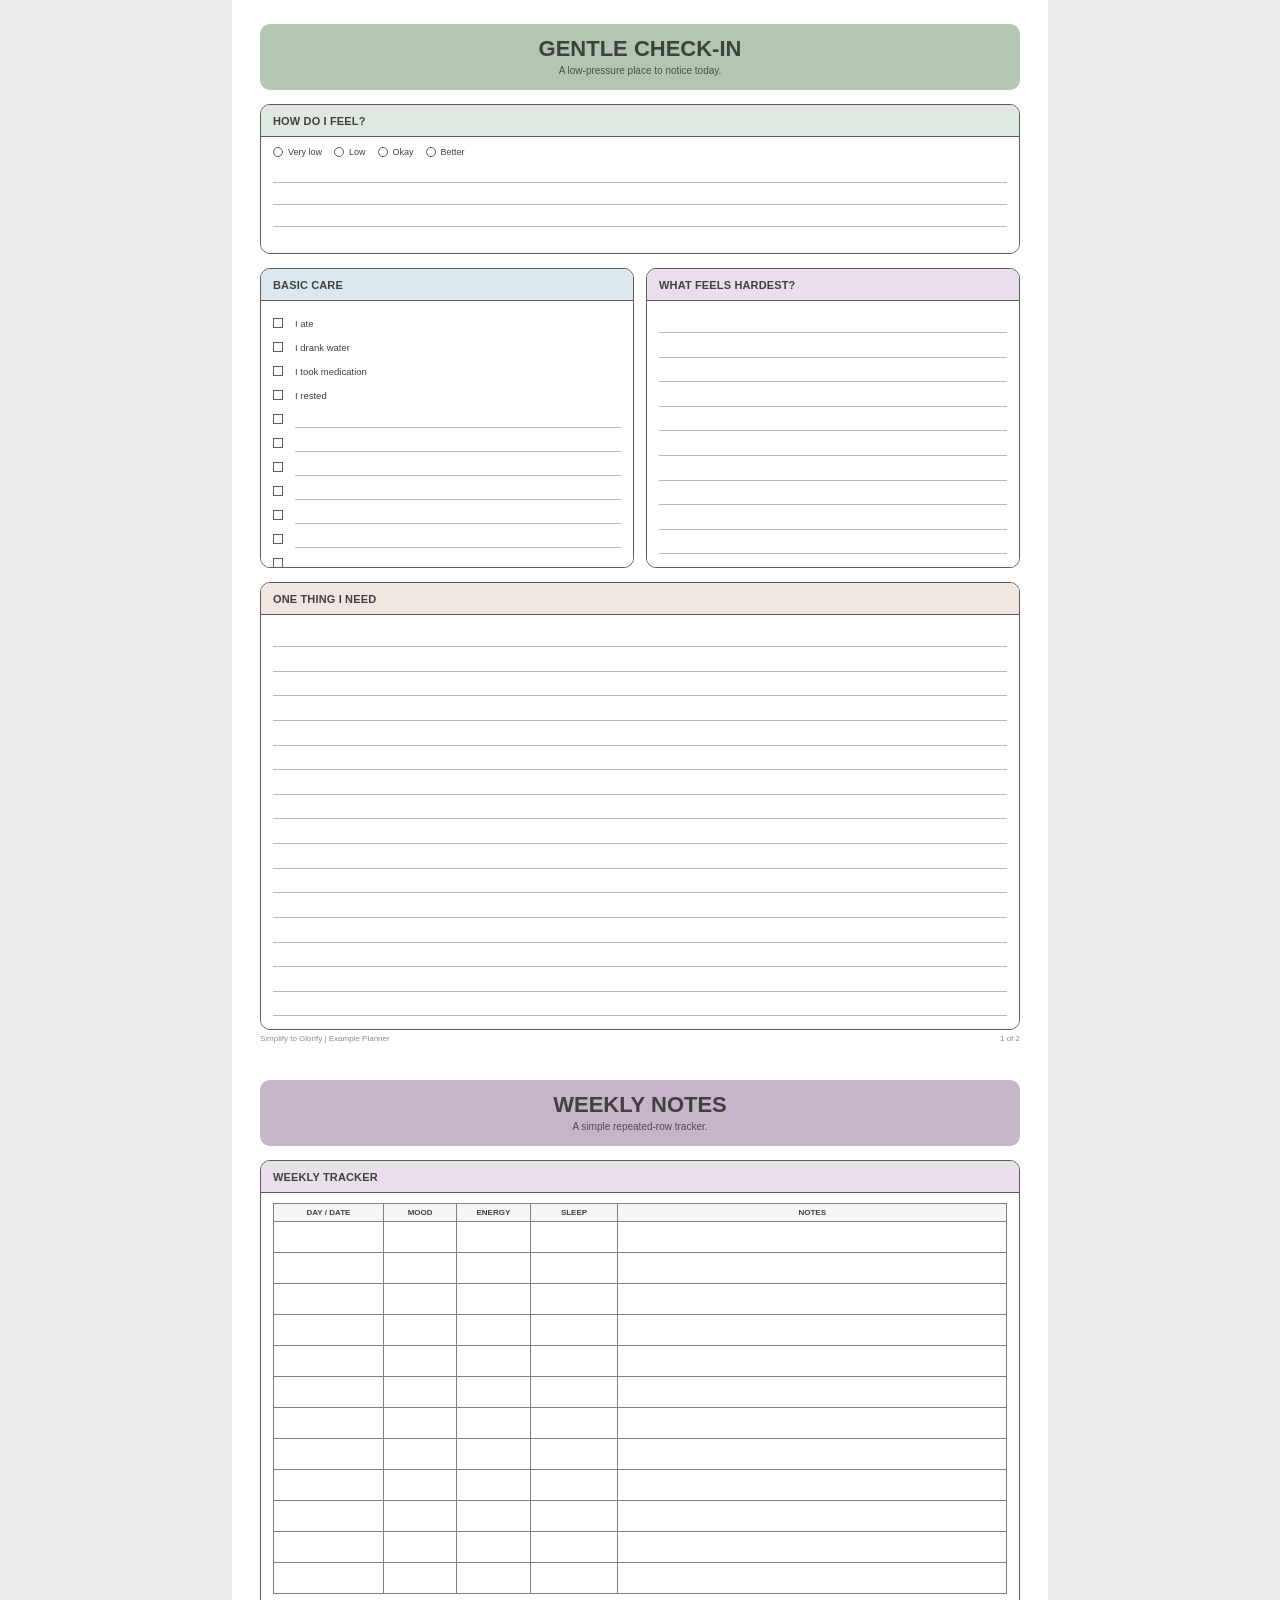
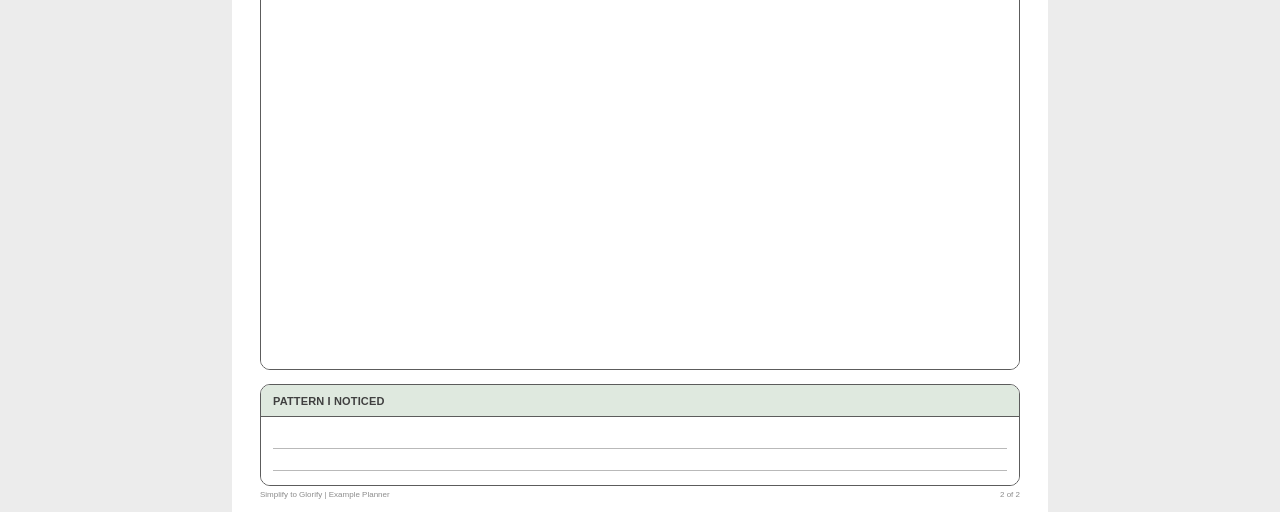
<file: examples/simple_two_page_output.html>
<!doctype html><html lang="en"><head><meta charset="utf-8"><meta name="viewport" content="width=device-width,initial-scale=1"><title>Gentle Example Planner</title><style>
*{box-sizing:border-box}
html,body{margin:0;padding:0;background:#ececec;font-family:Arial,Helvetica,sans-serif;color:#404040}
@page{size:Letter;margin:0}
.page{position:relative;width:816px;height:1056px;margin:0 auto;background:#fff;page-break-after:always;overflow:hidden}
.page:last-child{page-break-after:auto}
.header{position:absolute;left:28px;top:24px;width:760px;height:66px;border-radius:10px;background:var(--theme);display:flex;flex-direction:column;justify-content:center;align-items:center;text-align:center;padding:0 16px}
.title{font-size:22px;font-weight:800;line-height:1;margin:0 0 5px}
.subtitle{font-size:10px;line-height:1.1;color:#4d4d4d;margin:0}
.footer{position:absolute;left:28px;bottom:10px;width:760px;height:16px;display:flex;justify-content:space-between;align-items:center;font-size:8px;color:#8c8c8c}
.box{position:absolute;border:1.2px solid #5c5c5c;border-radius:10px;background:#fff;overflow:hidden}
.head{height:32px;display:flex;align-items:center;padding:0 12px;font-size:11px;font-weight:800;text-transform:uppercase;border-bottom:1.2px solid #5c5c5c;letter-spacing:.15px}
.sage{background:#dfe9df}.lav{background:#e8dfea}.blue{background:#dce8ee}.warm{background:#f0e6e2}.rose{background:#eee0dd}.ivory{background:#fbf9f6}
.body{height:calc(100% - 32px);padding:10px 12px;background:#fff}
.prompt{font-size:9px;font-weight:700;margin:0 0 4px}
.line{height:22px;border-bottom:1px solid #b9b9b9}
.line.tight{height:18px}.line.tall{height:27px}
.grid-lines{display:grid;height:100%;grid-template-rows:repeat(var(--rows),1fr);gap:0}
.check-row{display:grid;grid-template-columns:14px 1fr;gap:8px;align-items:center;height:24px;font-size:9.5px}
.check{width:10px;height:10px;border:1px solid #5c5c5c}
.radio{width:10px;height:10px;border:1px solid #5c5c5c;border-radius:50%}
.pill-row{display:flex;gap:12px;flex-wrap:wrap;align-items:center;font-size:9px;margin-bottom:4px}
.pill{display:flex;align-items:center;gap:5px}
.two-col{display:grid;grid-template-columns:1fr 1fr;gap:12px;height:100%}
.label{font-size:9.5px;font-weight:700;margin-bottom:4px}
.small{font-size:8.5px;color:#555}.callout{font-size:10px;line-height:1.35}
.table{width:100%;border-collapse:collapse;table-layout:fixed;font-size:8px}
.table th,.table td{border:1px solid #7f7f7f;padding:4px;vertical-align:top}
.table th{background:#f5f5f5;font-weight:800;text-transform:uppercase;text-align:center}
.table td{height:31px}.center{text-align:center}
</style></head><body><section class="page" data-document-role="page" data-label="GENTLE CHECK-IN" style="--theme:#b2c6b1"><div class="header"><div class="title">GENTLE CHECK-IN</div><div class="subtitle">A low-pressure place to notice today.</div></div><div class="box" style="left:28px;top:104px;width:760px;height:150px"><div class="head sage">How do I feel?</div><div class="body"><div class="pill-row"><div class="pill"><div class="radio"></div><span>Very low</span></div><div class="pill"><div class="radio"></div><span>Low</span></div><div class="pill"><div class="radio"></div><span>Okay</span></div><div class="pill"><div class="radio"></div><span>Better</span></div></div><div class="line"></div><div class="line"></div><div class="line"></div></div></div><div class="box" style="left:28px;top:268px;width:374px;height:300px"><div class="head blue">Basic care</div><div class="body"><div class="check-row"><div class="check"></div><div>I ate</div></div><div class="check-row"><div class="check"></div><div>I drank water</div></div><div class="check-row"><div class="check"></div><div>I took medication</div></div><div class="check-row"><div class="check"></div><div>I rested</div></div><div class="check-row"><div class="check"></div><div class="line tight"></div></div><div class="check-row"><div class="check"></div><div class="line tight"></div></div><div class="check-row"><div class="check"></div><div class="line tight"></div></div><div class="check-row"><div class="check"></div><div class="line tight"></div></div><div class="check-row"><div class="check"></div><div class="line tight"></div></div><div class="check-row"><div class="check"></div><div class="line tight"></div></div><div class="check-row"><div class="check"></div><div class="line tight"></div></div></div></div><div class="box" style="left:414px;top:268px;width:374px;height:300px"><div class="head lav">What feels hardest?</div><div class="body"><div class="grid-lines" style="--rows:10"><div class="line"></div><div class="line"></div><div class="line"></div><div class="line"></div><div class="line"></div><div class="line"></div><div class="line"></div><div class="line"></div><div class="line"></div><div class="line"></div></div></div></div><div class="box" style="left:28px;top:582px;width:760px;height:448px"><div class="head warm">One thing I need</div><div class="body"><div class="grid-lines" style="--rows:16"><div class="line"></div><div class="line"></div><div class="line"></div><div class="line"></div><div class="line"></div><div class="line"></div><div class="line"></div><div class="line"></div><div class="line"></div><div class="line"></div><div class="line"></div><div class="line"></div><div class="line"></div><div class="line"></div><div class="line"></div><div class="line"></div></div></div></div><div class="footer"><span>Simplify to Glorify | Example Planner</span><span>1 of 2</span></div></section><section class="page" data-document-role="page" data-label="WEEKLY NOTES" style="--theme:#c6b5c8"><div class="header"><div class="title">WEEKLY NOTES</div><div class="subtitle">A simple repeated-row tracker.</div></div><div class="box" style="left:28px;top:104px;width:760px;height:810px"><div class="head lav">Weekly tracker</div><div class="body"><table class="table"><tr><th style="width:15%">Day / Date</th><th style="width:10%">Mood</th><th style="width:10%">Energy</th><th style="width:12%">Sleep</th><th>Notes</th></tr><tr><td></td><td></td><td></td><td></td><td></td></tr><tr><td></td><td></td><td></td><td></td><td></td></tr><tr><td></td><td></td><td></td><td></td><td></td></tr><tr><td></td><td></td><td></td><td></td><td></td></tr><tr><td></td><td></td><td></td><td></td><td></td></tr><tr><td></td><td></td><td></td><td></td><td></td></tr><tr><td></td><td></td><td></td><td></td><td></td></tr><tr><td></td><td></td><td></td><td></td><td></td></tr><tr><td></td><td></td><td></td><td></td><td></td></tr><tr><td></td><td></td><td></td><td></td><td></td></tr><tr><td></td><td></td><td></td><td></td><td></td></tr><tr><td></td><td></td><td></td><td></td><td></td></tr></table></div></div><div class="box" style="left:28px;top:928px;width:760px;height:102px"><div class="head sage">Pattern I noticed</div><div class="body"><div class="grid-lines" style="--rows:3"><div class="line"></div><div class="line"></div><div class="line"></div></div></div></div><div class="footer"><span>Simplify to Glorify | Example Planner</span><span>2 of 2</span></div></section></body></html>
</file>
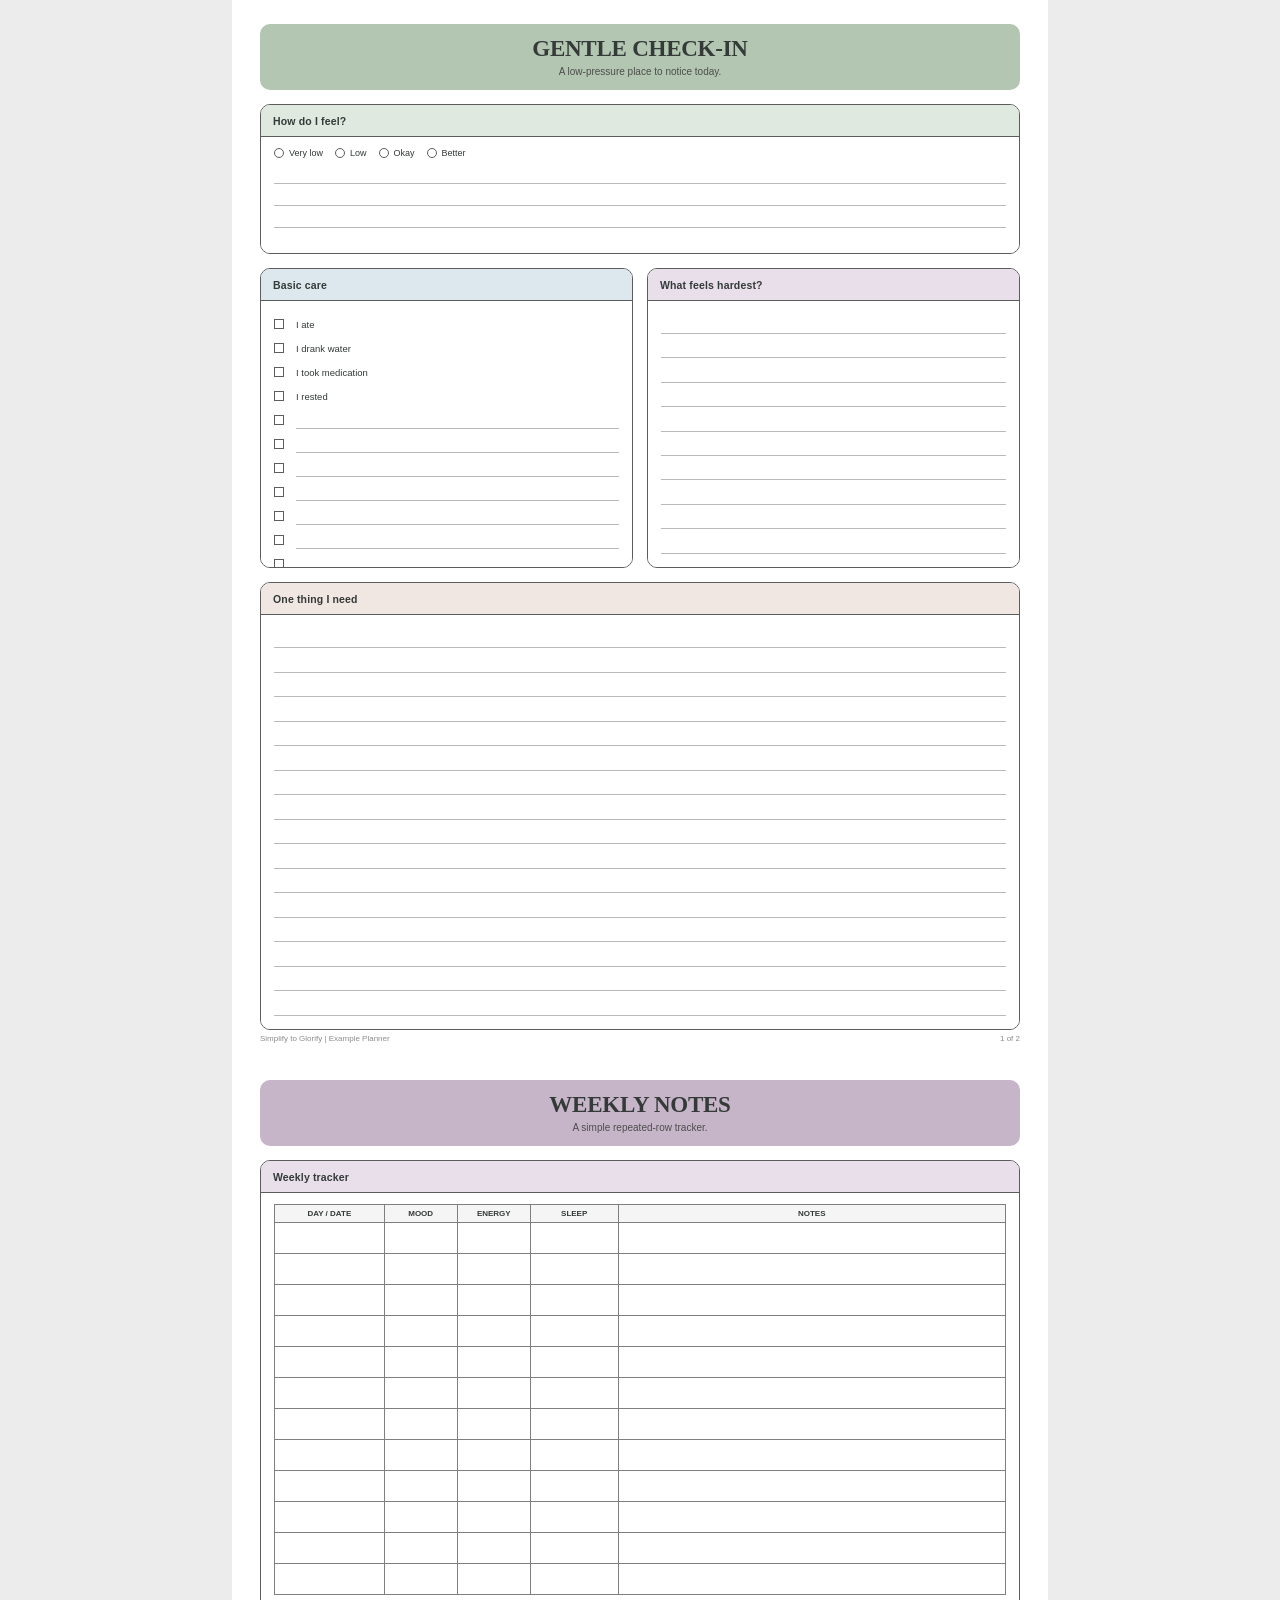
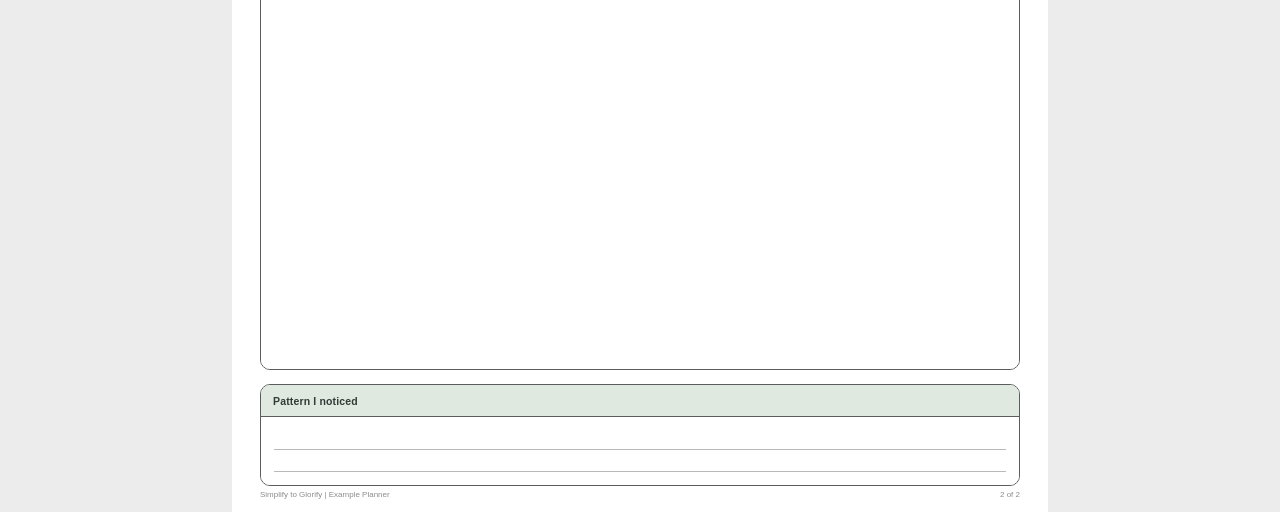
<file: examples/basic/output.html>
<!doctype html><html lang="en"><head><meta charset="utf-8"><meta name="viewport" content="width=device-width,initial-scale=1"><title>Gentle Example Planner</title><style>
*{box-sizing:border-box}
html,body{margin:0;padding:0;background:#ececec;font-family:"Aptos","Helvetica Neue",Arial,sans-serif;color:#343a38}
@page{size:Letter;margin:0}
.page{position:relative;width:816px;height:1056px;margin:0 auto;background:#fff;page-break-after:always;overflow:hidden}
.page:last-child{page-break-after:auto}
.header{position:absolute;left:28px;top:24px;width:760px;height:66px;border-radius:10px;background:var(--theme);display:flex;flex-direction:column;justify-content:center;align-items:center;text-align:center;padding:0 16px}
.title{font-family:Georgia,"Times New Roman",serif;font-size:23px;font-weight:700;line-height:1.05;letter-spacing:-.25px;margin:0 0 5px;text-wrap:balance}
.subtitle{font-size:10px;line-height:1.1;color:#4d4d4d;margin:0}
.footer{position:absolute;left:28px;bottom:10px;width:760px;height:16px;display:flex;justify-content:space-between;align-items:center;font-size:8px;color:#8c8c8c}
.box{position:absolute;border:1.2px solid #5c5c5c;border-radius:10px;background:#fff;overflow:hidden}
.head{height:32px;display:flex;align-items:center;padding:0 12px;font-size:10.5px;font-weight:700;border-bottom:1.2px solid #5c5c5c;letter-spacing:.15px}
.sage{background:#dfe9df}.lav{background:#e8dfea}.blue{background:#dce8ee}.warm{background:#f0e6e2}.rose{background:#eee0dd}.ivory{background:#fbf9f6}
.body{height:calc(100% - 32px);padding:11px 13px;background:#fff}
.prompt{font-size:9px;font-weight:700;margin:0 0 4px}
.line{height:22px;border-bottom:1px solid #b9b9b9}
.line.tight{height:18px}.line.tall{height:27px}
.grid-lines{display:grid;height:100%;grid-template-rows:repeat(var(--rows),1fr);gap:0}
.check-row{display:grid;grid-template-columns:14px 1fr;gap:8px;align-items:center;height:24px;font-size:9.5px}
.check{width:10px;height:10px;border:1px solid #5c5c5c}
.radio{width:10px;height:10px;border:1px solid #5c5c5c;border-radius:50%}
.pill-row{display:flex;gap:12px;flex-wrap:wrap;align-items:center;font-size:9px;margin-bottom:4px}
.pill{display:flex;align-items:center;gap:5px}
.two-col{display:grid;grid-template-columns:1fr 1fr;gap:12px;height:100%}
.label{font-size:9.5px;font-weight:700;margin-bottom:4px}
.small{font-size:8.5px;color:#555}.callout{font-size:10px;line-height:1.35}
.table{width:100%;border-collapse:collapse;table-layout:fixed;font-size:8px}
.table th,.table td{border:1px solid #7f7f7f;padding:4px;vertical-align:top}
.table th{background:#f5f5f5;font-weight:800;text-transform:uppercase;text-align:center}
.table td{height:31px}.center{text-align:center}
</style></head><body><section class="page" data-document-role="page" data-label="GENTLE CHECK-IN" style="--theme:#b2c6b1"><div class="header"><div class="title">GENTLE CHECK-IN</div><div class="subtitle">A low-pressure place to notice today.</div></div><div class="box" style="left:28px;top:104px;width:760px;height:150px"><div class="head sage">How do I feel?</div><div class="body"><div class="pill-row"><div class="pill"><div class="radio"></div><span>Very low</span></div><div class="pill"><div class="radio"></div><span>Low</span></div><div class="pill"><div class="radio"></div><span>Okay</span></div><div class="pill"><div class="radio"></div><span>Better</span></div></div><div class="line"></div><div class="line"></div><div class="line"></div></div></div><div class="box" style="left:28px;top:268px;width:373px;height:300px"><div class="head blue">Basic care</div><div class="body"><div class="check-row"><div class="check"></div><div>I ate</div></div><div class="check-row"><div class="check"></div><div>I drank water</div></div><div class="check-row"><div class="check"></div><div>I took medication</div></div><div class="check-row"><div class="check"></div><div>I rested</div></div><div class="check-row"><div class="check"></div><div class="line tight"></div></div><div class="check-row"><div class="check"></div><div class="line tight"></div></div><div class="check-row"><div class="check"></div><div class="line tight"></div></div><div class="check-row"><div class="check"></div><div class="line tight"></div></div><div class="check-row"><div class="check"></div><div class="line tight"></div></div><div class="check-row"><div class="check"></div><div class="line tight"></div></div><div class="check-row"><div class="check"></div><div class="line tight"></div></div></div></div><div class="box" style="left:415px;top:268px;width:373px;height:300px"><div class="head lav">What feels hardest?</div><div class="body"><div class="grid-lines" style="--rows:10"><div class="line"></div><div class="line"></div><div class="line"></div><div class="line"></div><div class="line"></div><div class="line"></div><div class="line"></div><div class="line"></div><div class="line"></div><div class="line"></div></div></div></div><div class="box" style="left:28px;top:582px;width:760px;height:448px"><div class="head warm">One thing I need</div><div class="body"><div class="grid-lines" style="--rows:16"><div class="line"></div><div class="line"></div><div class="line"></div><div class="line"></div><div class="line"></div><div class="line"></div><div class="line"></div><div class="line"></div><div class="line"></div><div class="line"></div><div class="line"></div><div class="line"></div><div class="line"></div><div class="line"></div><div class="line"></div><div class="line"></div></div></div></div><div class="footer"><span>Simplify to Glorify | Example Planner</span><span>1 of 2</span></div></section><section class="page" data-document-role="page" data-label="WEEKLY NOTES" style="--theme:#c6b5c8"><div class="header"><div class="title">WEEKLY NOTES</div><div class="subtitle">A simple repeated-row tracker.</div></div><div class="box" style="left:28px;top:104px;width:760px;height:810px"><div class="head lav">Weekly tracker</div><div class="body"><table class="table"><tr><th style="width:15%">Day / Date</th><th style="width:10%">Mood</th><th style="width:10%">Energy</th><th style="width:12%">Sleep</th><th>Notes</th></tr><tr><td></td><td></td><td></td><td></td><td></td></tr><tr><td></td><td></td><td></td><td></td><td></td></tr><tr><td></td><td></td><td></td><td></td><td></td></tr><tr><td></td><td></td><td></td><td></td><td></td></tr><tr><td></td><td></td><td></td><td></td><td></td></tr><tr><td></td><td></td><td></td><td></td><td></td></tr><tr><td></td><td></td><td></td><td></td><td></td></tr><tr><td></td><td></td><td></td><td></td><td></td></tr><tr><td></td><td></td><td></td><td></td><td></td></tr><tr><td></td><td></td><td></td><td></td><td></td></tr><tr><td></td><td></td><td></td><td></td><td></td></tr><tr><td></td><td></td><td></td><td></td><td></td></tr></table></div></div><div class="box" style="left:28px;top:928px;width:760px;height:102px"><div class="head sage">Pattern I noticed</div><div class="body"><div class="grid-lines" style="--rows:3"><div class="line"></div><div class="line"></div><div class="line"></div></div></div></div><div class="footer"><span>Simplify to Glorify | Example Planner</span><span>2 of 2</span></div></section></body></html>
</file>
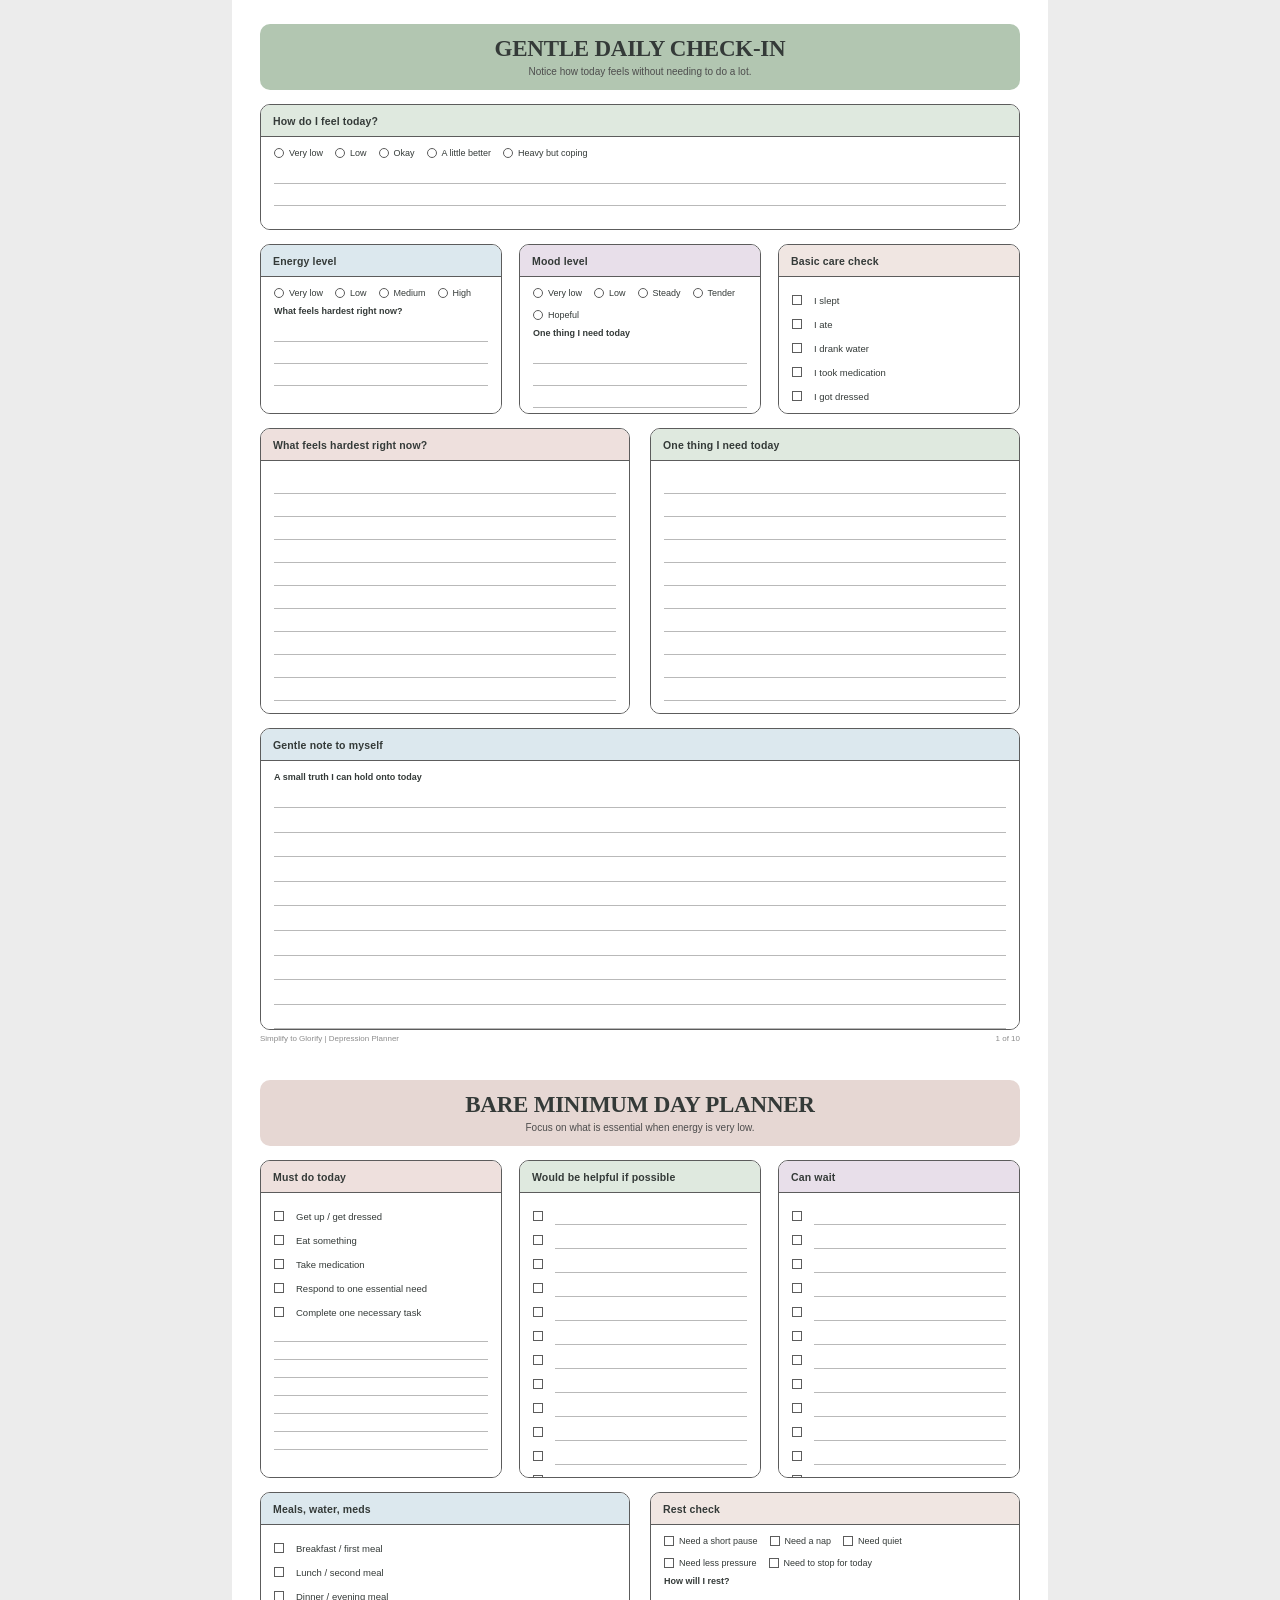
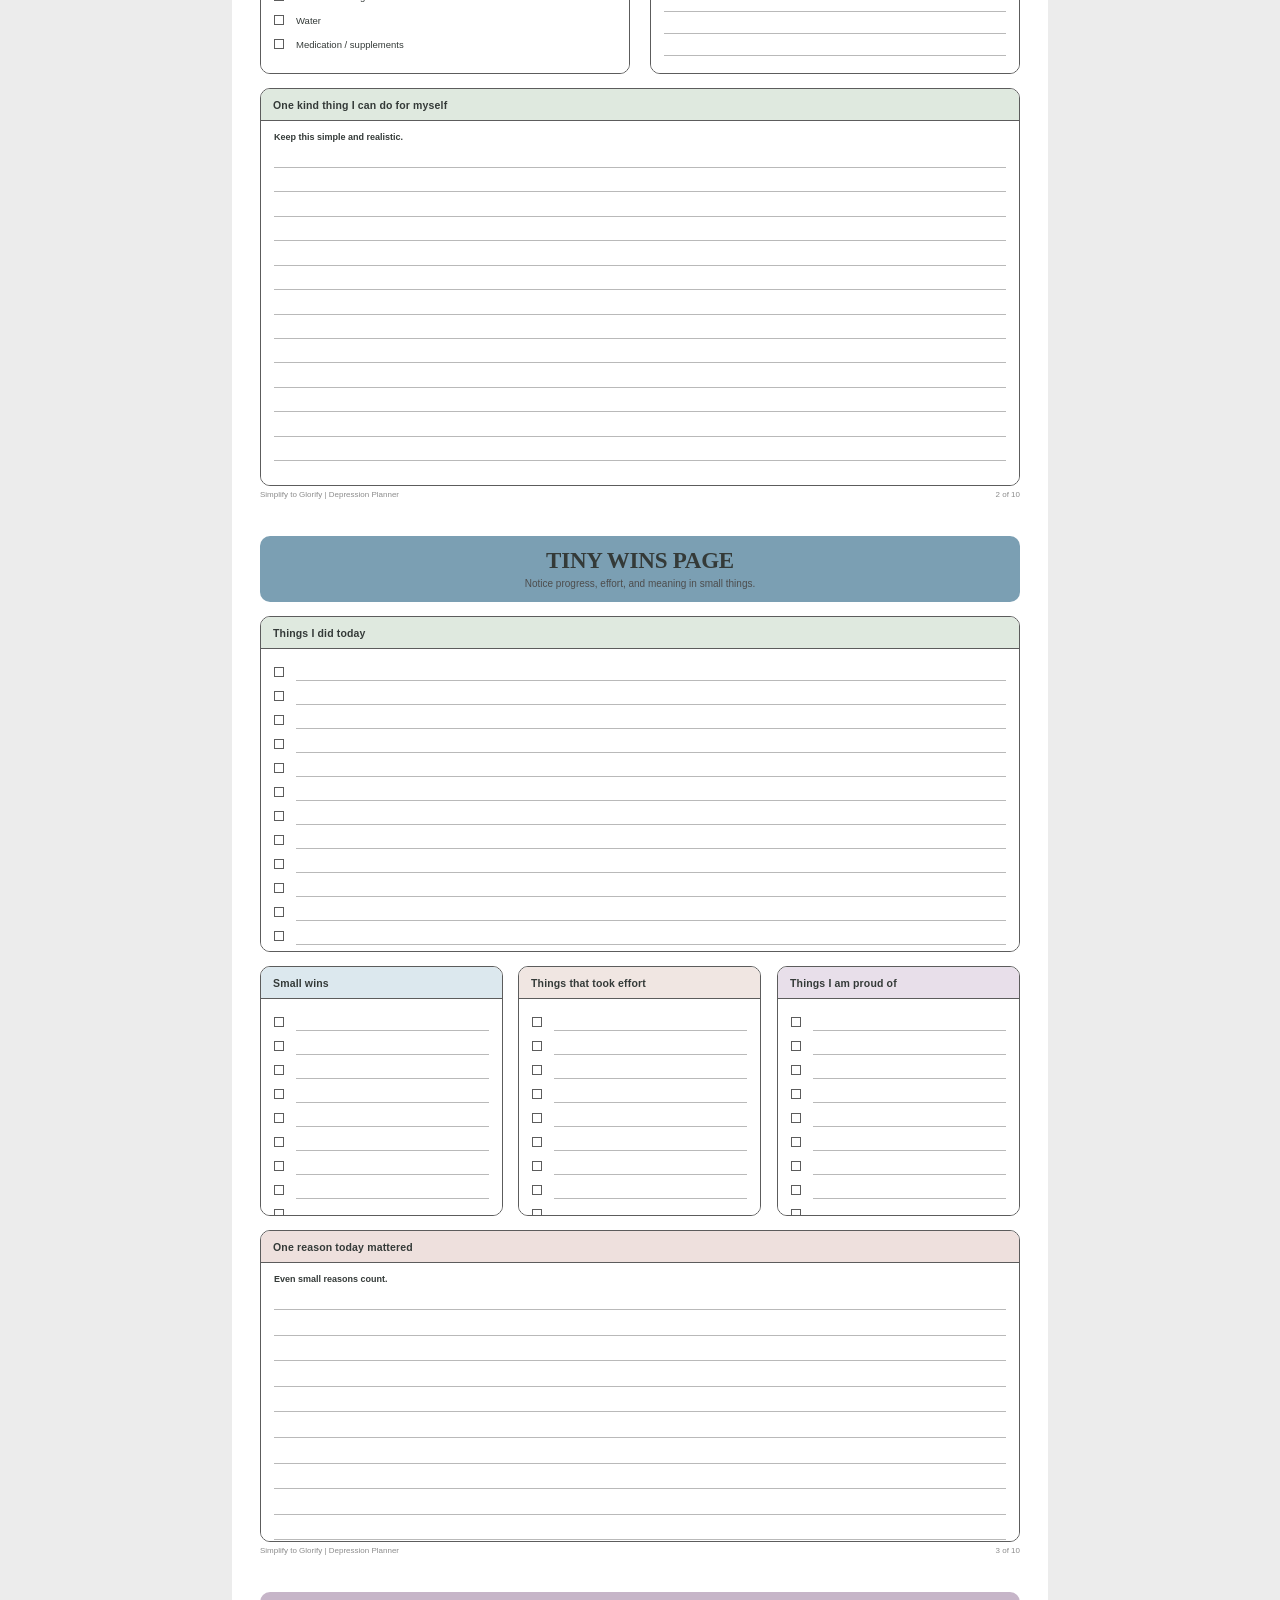
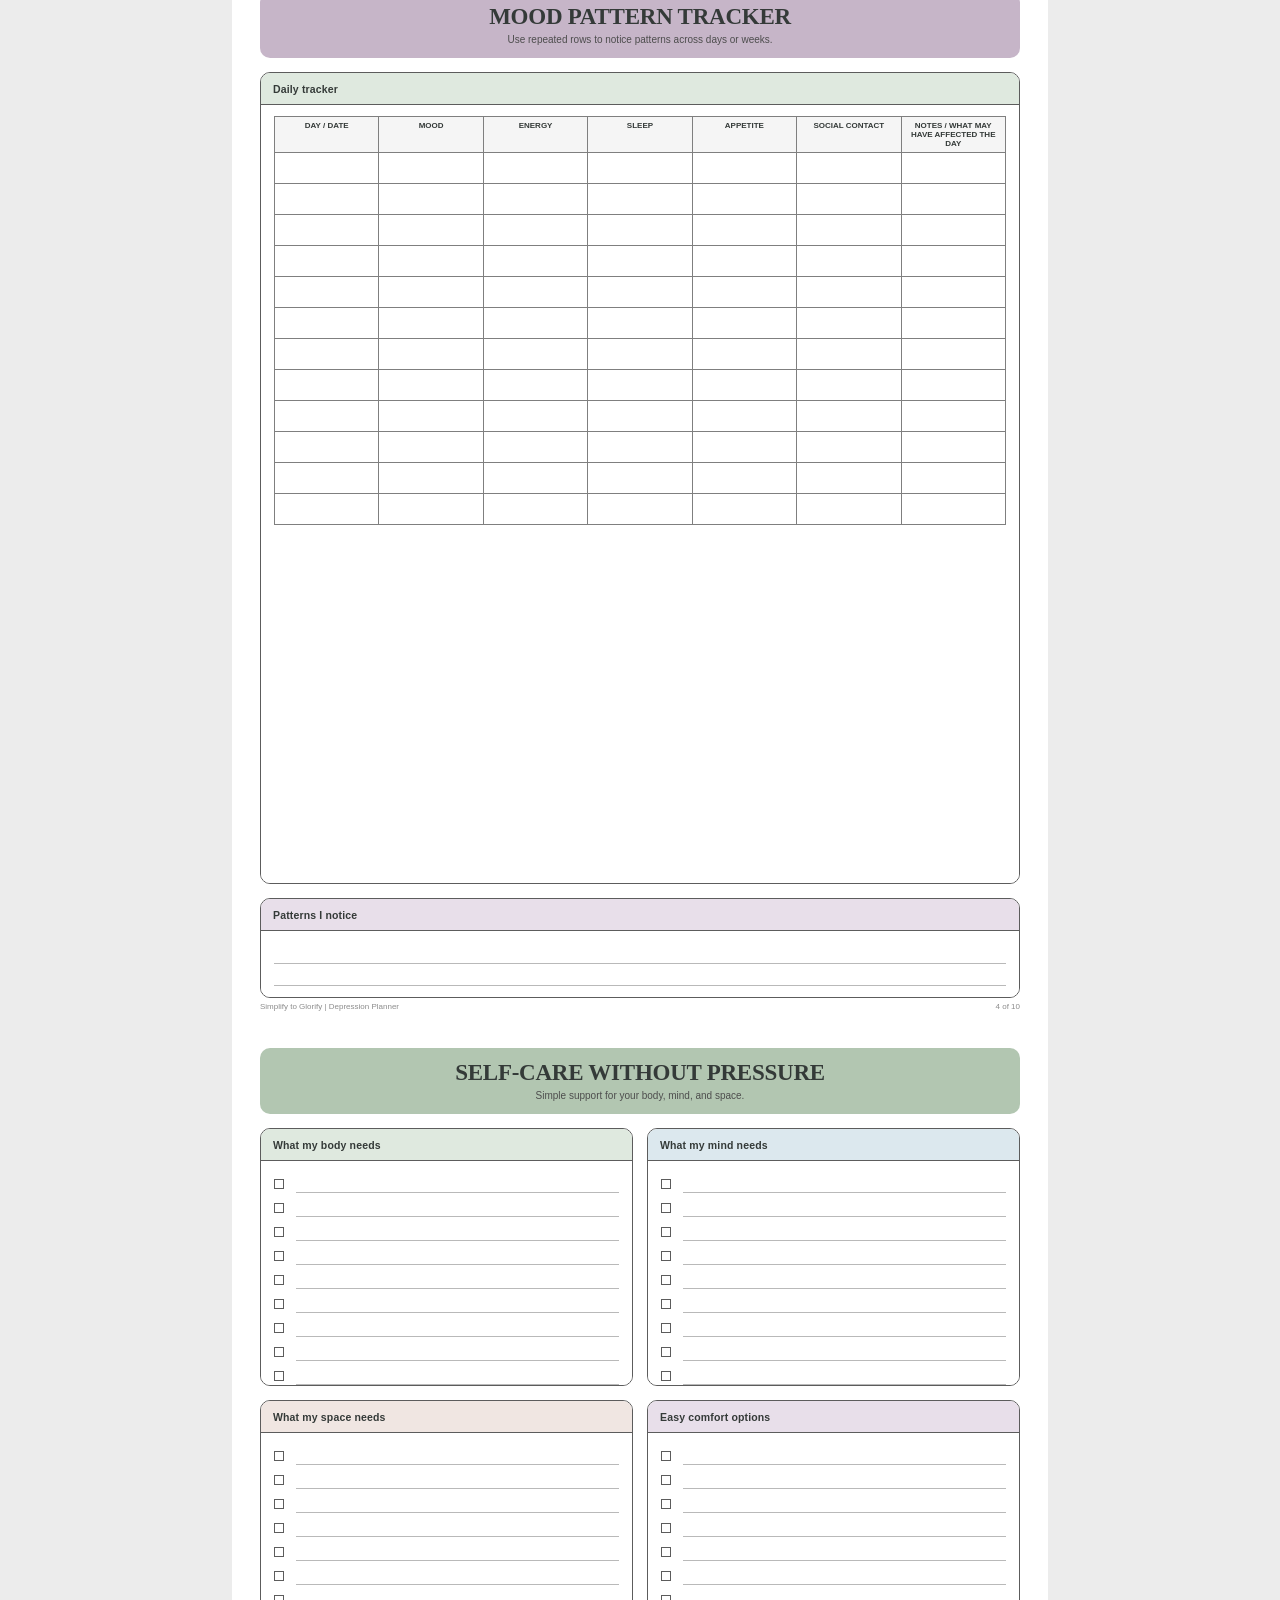
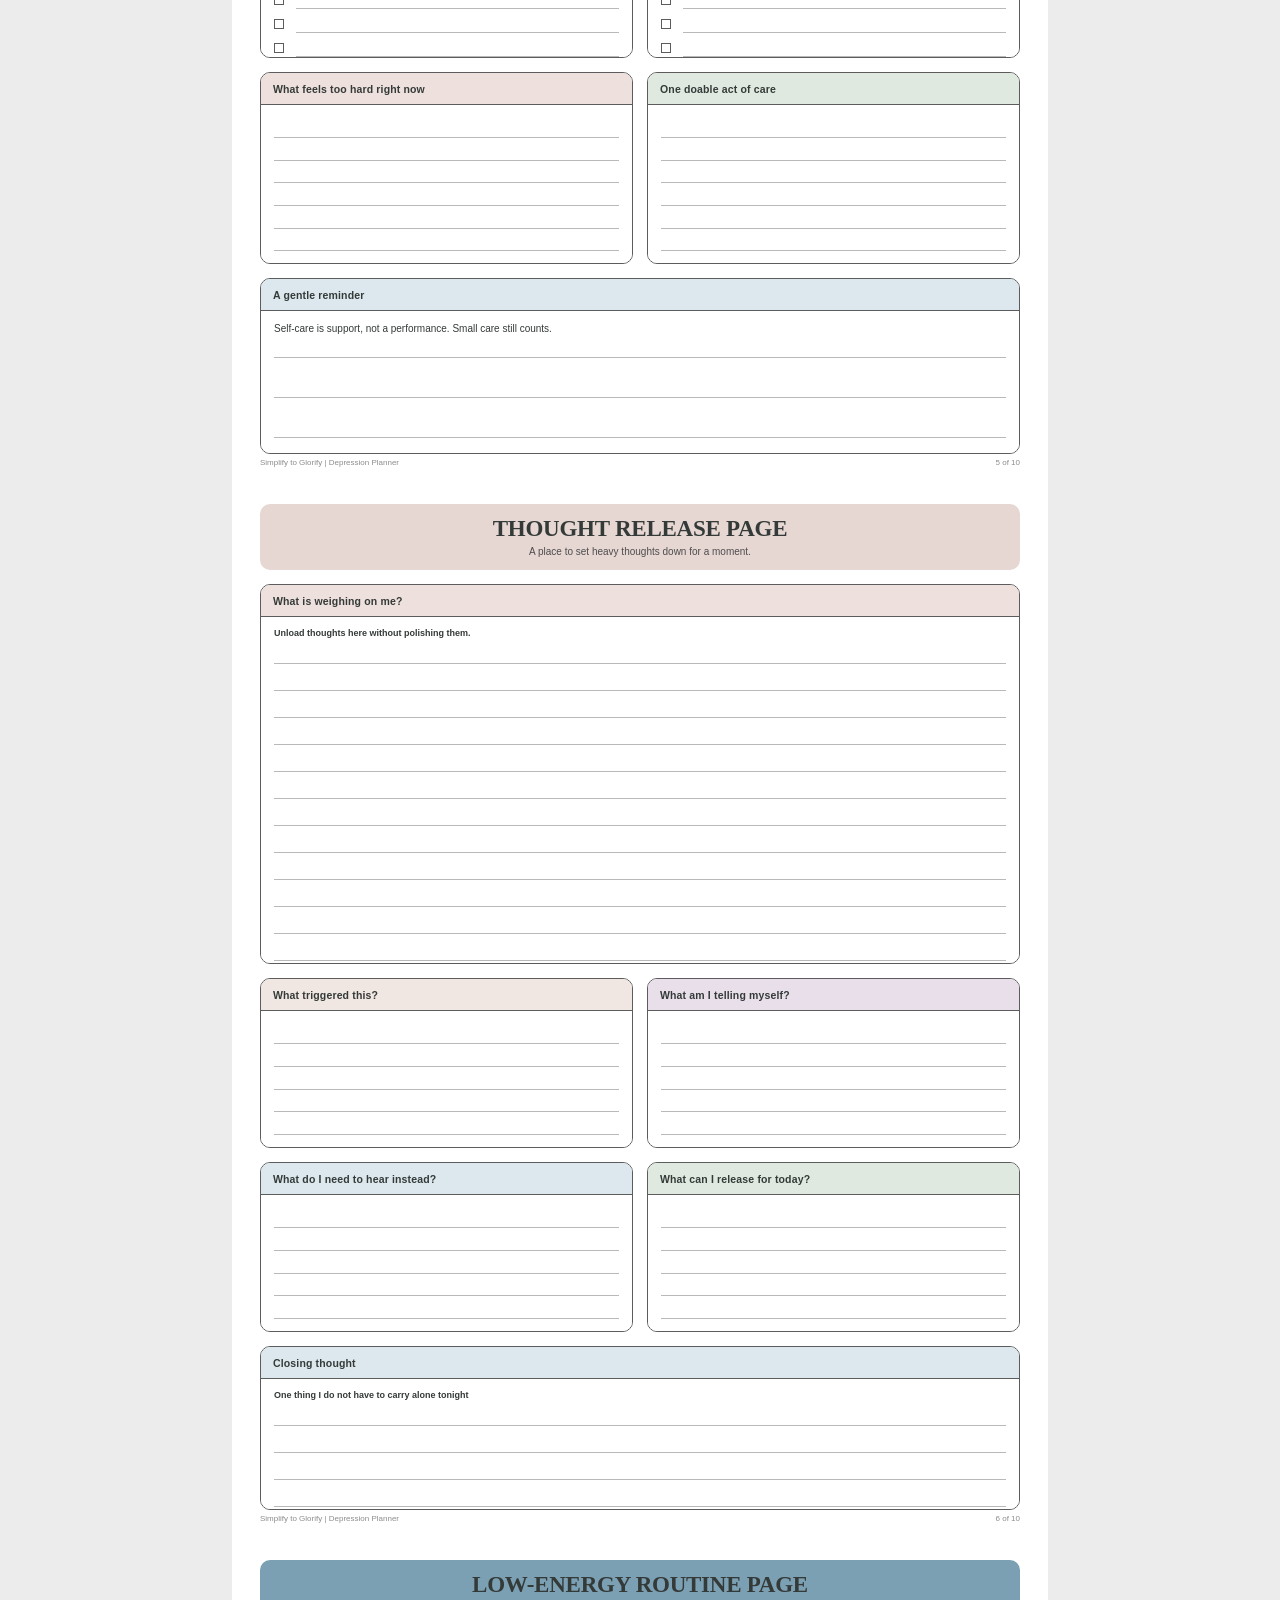
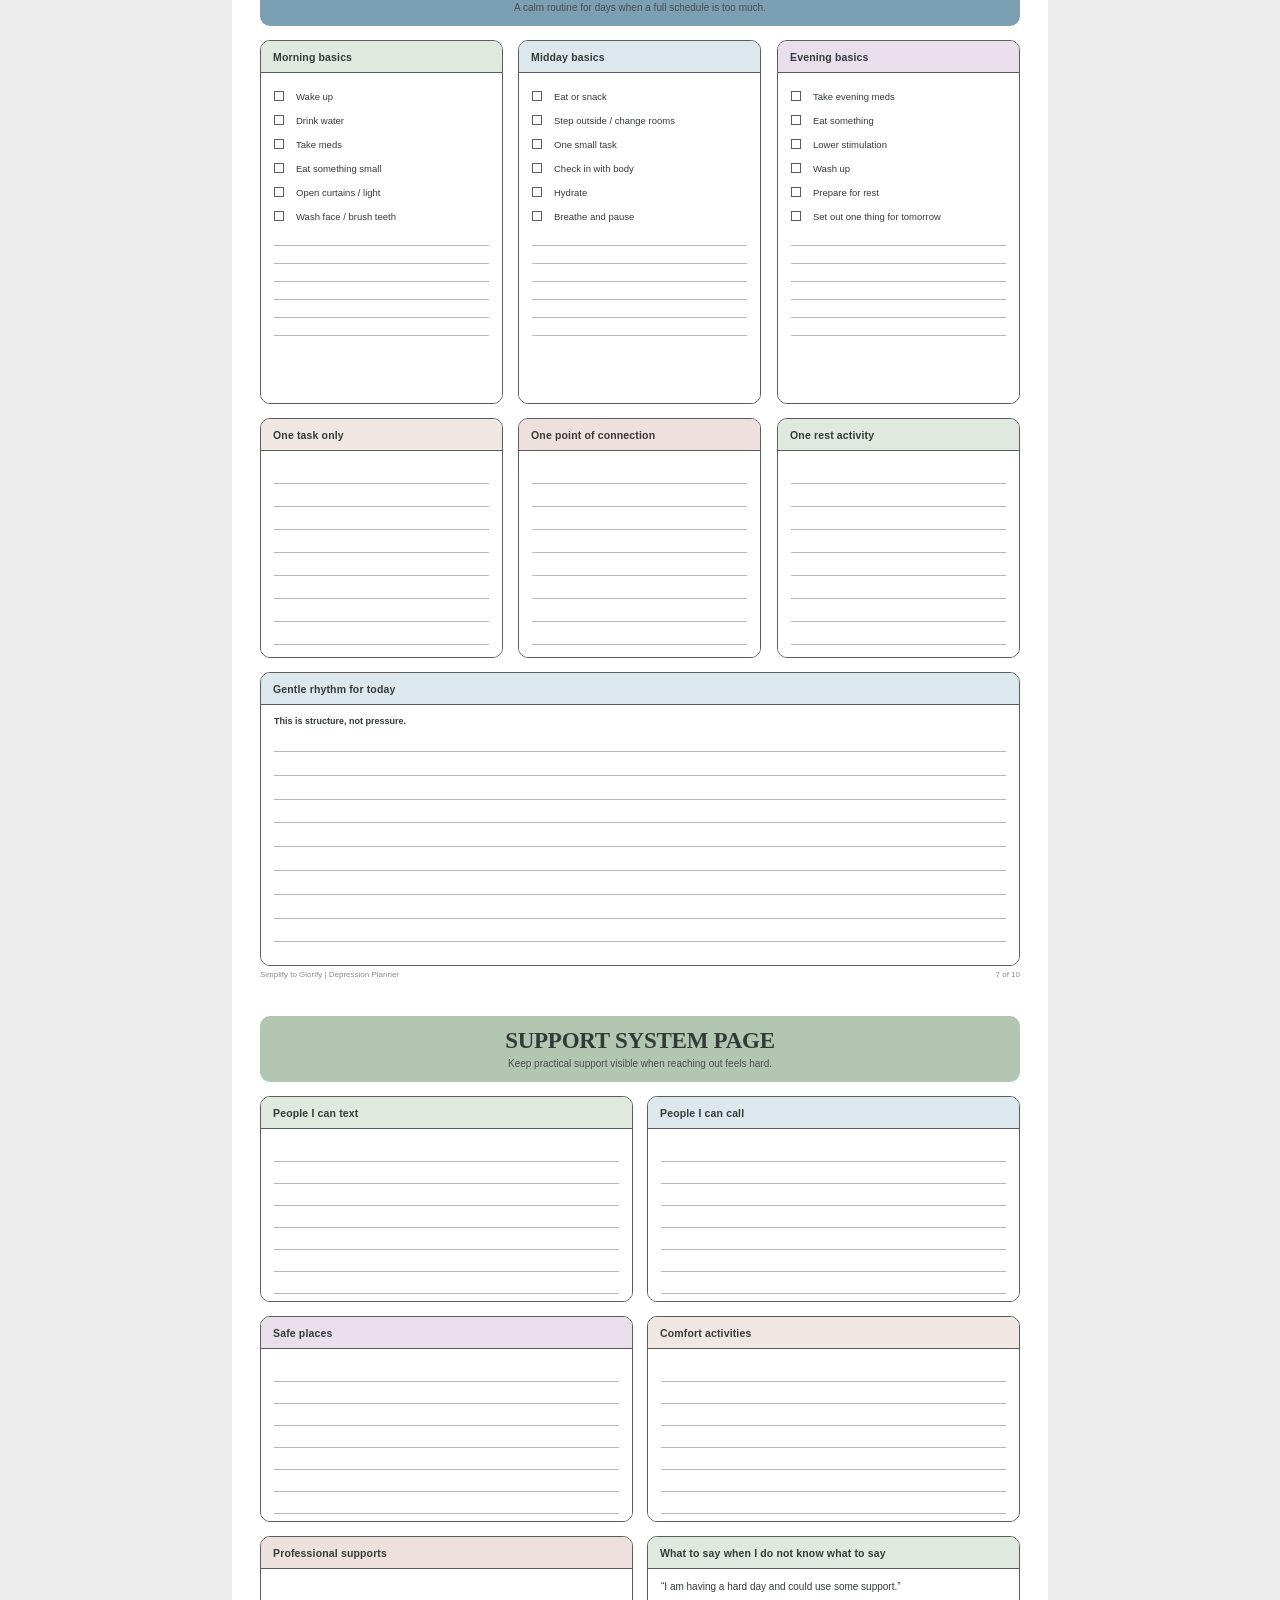
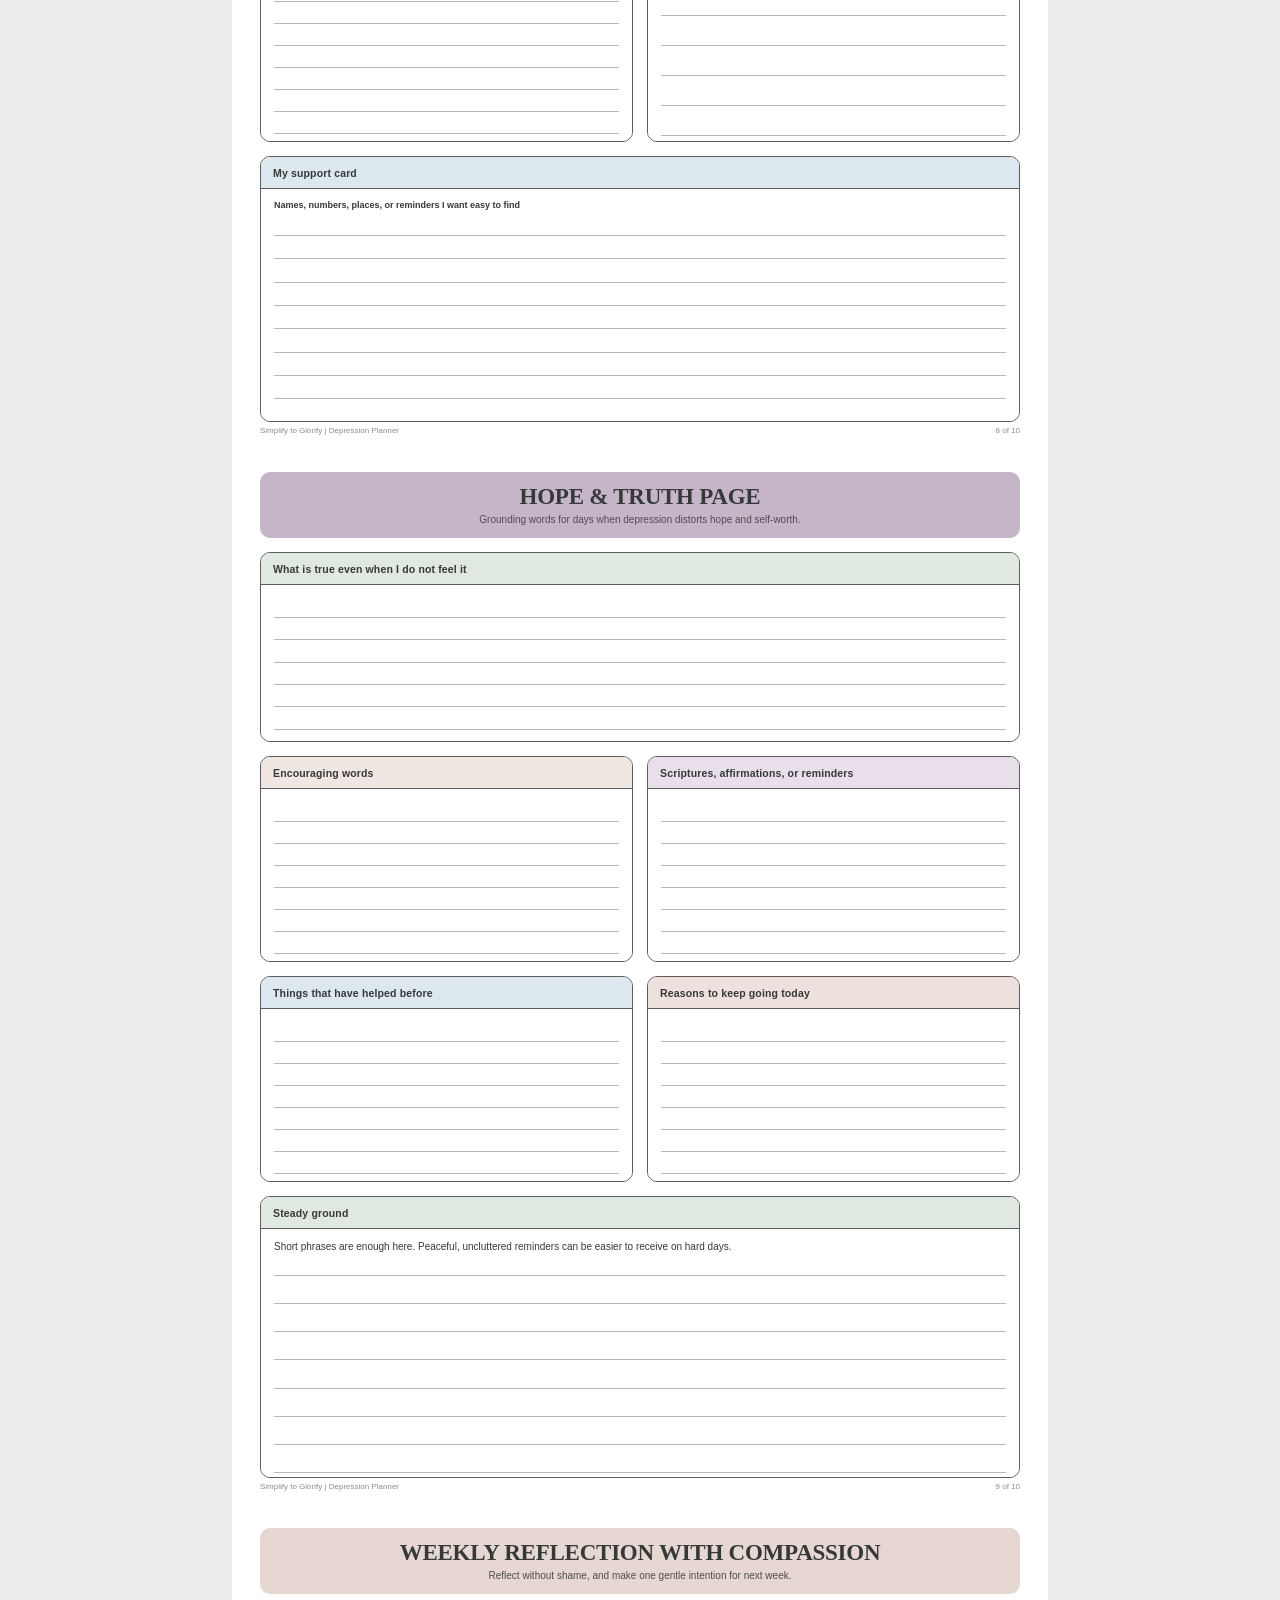
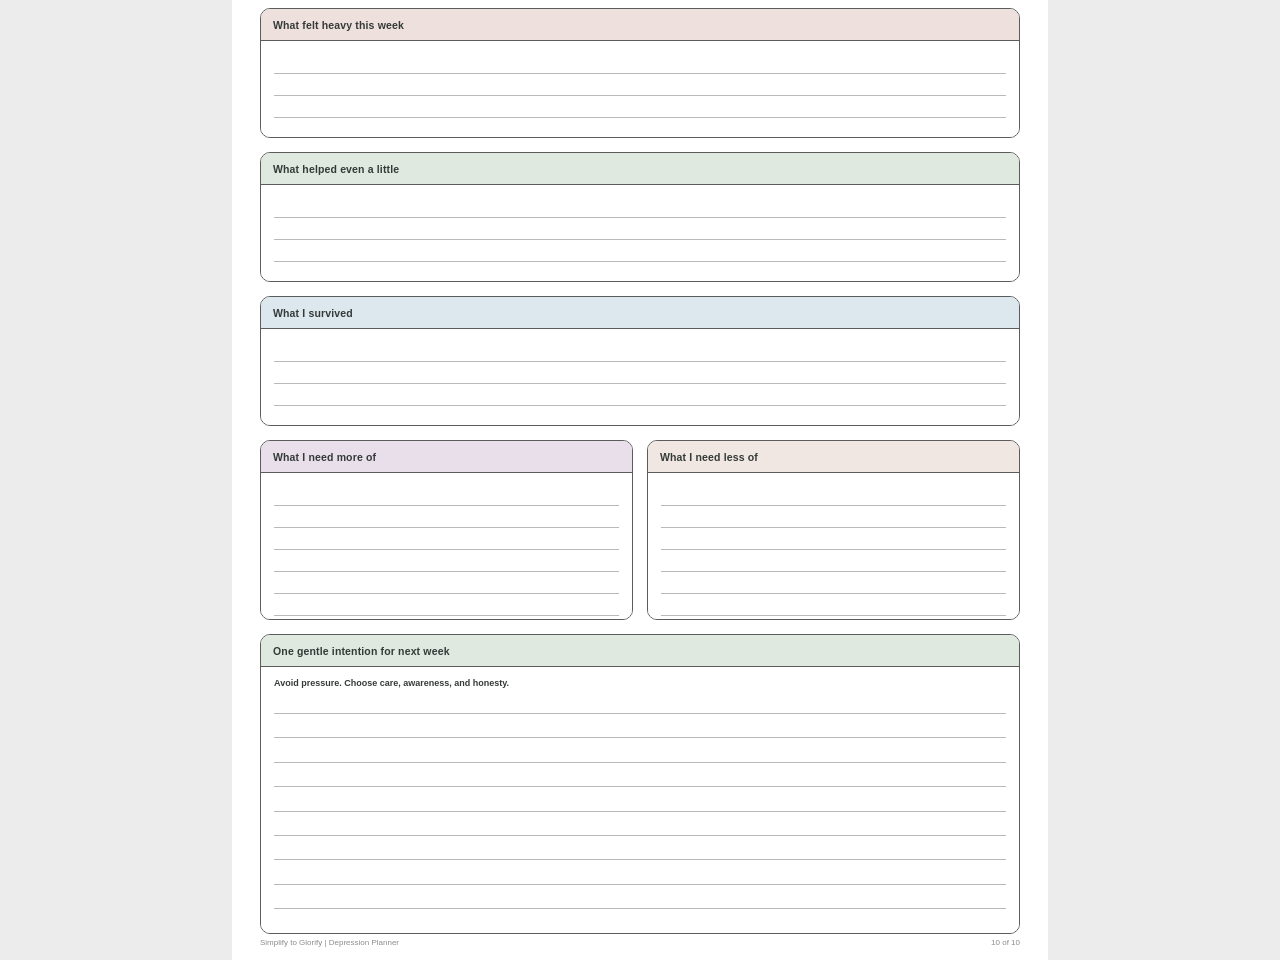
<file: examples/depression/generated.html>
<!doctype html><html lang="en"><head><meta charset="utf-8"><meta name="viewport" content="width=device-width,initial-scale=1"><title>Depression Planner - Full Page Canva</title><style>
*{box-sizing:border-box}
html,body{margin:0;padding:0;background:#ececec;font-family:"Aptos","Helvetica Neue",Arial,sans-serif;color:#343a38}
@page{size:Letter;margin:0}
.page{position:relative;width:816px;height:1056px;margin:0 auto;background:#fff;page-break-after:always;overflow:hidden}
.page:last-child{page-break-after:auto}
.header{position:absolute;left:28px;top:24px;width:760px;height:66px;border-radius:10px;background:var(--theme);display:flex;flex-direction:column;justify-content:center;align-items:center;text-align:center;padding:0 16px}
.title{font-family:Georgia,"Times New Roman",serif;font-size:23px;font-weight:700;line-height:1.05;letter-spacing:-.25px;margin:0 0 5px;text-wrap:balance}
.subtitle{font-size:10px;line-height:1.1;color:#4d4d4d;margin:0}
.footer{position:absolute;left:28px;bottom:10px;width:760px;height:16px;display:flex;justify-content:space-between;align-items:center;font-size:8px;color:#8c8c8c}
.box{position:absolute;border:1.2px solid #5c5c5c;border-radius:10px;background:#fff;overflow:hidden}
.head{height:32px;display:flex;align-items:center;padding:0 12px;font-size:10.5px;font-weight:700;border-bottom:1.2px solid #5c5c5c;letter-spacing:.15px}
.sage{background:#dfe9df}.lav{background:#e8dfea}.blue{background:#dce8ee}.warm{background:#f0e6e2}.rose{background:#eee0dd}.ivory{background:#fbf9f6}
.body{height:calc(100% - 32px);padding:11px 13px;background:#fff}
.prompt{font-size:9px;font-weight:700;margin:0 0 4px}
.line{height:22px;border-bottom:1px solid #b9b9b9}
.line.tight{height:18px}.line.tall{height:27px}
.grid-lines{display:grid;height:100%;grid-template-rows:repeat(var(--rows),1fr);gap:0}
.check-row{display:grid;grid-template-columns:14px 1fr;gap:8px;align-items:center;height:24px;font-size:9.5px}
.check{width:10px;height:10px;border:1px solid #5c5c5c}
.radio{width:10px;height:10px;border:1px solid #5c5c5c;border-radius:50%}
.pill-row{display:flex;gap:12px;flex-wrap:wrap;align-items:center;font-size:9px;margin-bottom:4px}
.pill{display:flex;align-items:center;gap:5px}
.two-col{display:grid;grid-template-columns:1fr 1fr;gap:12px;height:100%}
.label{font-size:9.5px;font-weight:700;margin-bottom:4px}
.small{font-size:8.5px;color:#555}.callout{font-size:10px;line-height:1.35}
.table{width:100%;border-collapse:collapse;table-layout:fixed;font-size:8px}
.table th,.table td{border:1px solid #7f7f7f;padding:4px;vertical-align:top}
.table th{background:#f5f5f5;font-weight:800;text-transform:uppercase;text-align:center}
.table td{height:31px}.center{text-align:center}
</style></head><body><section class="page" data-document-role="page" data-label="Gentle Daily Check-In" style="--theme:#b2c6b1"><div class="header"><div class="title">GENTLE DAILY CHECK-IN</div><div class="subtitle">Notice how today feels without needing to do a lot.</div></div><div class="box" style="left:28px;top:104px;width:760px;height:126px"><div class="head sage">How do I feel today?</div><div class="body"><div class="pill-row"><div class="pill"><div class="radio"></div><span>Very low</span></div><div class="pill"><div class="radio"></div><span>Low</span></div><div class="pill"><div class="radio"></div><span>Okay</span></div><div class="pill"><div class="radio"></div><span>A little better</span></div><div class="pill"><div class="radio"></div><span>Heavy but coping</span></div></div><div class="line"></div><div class="line"></div></div></div><div class="box" style="left:28px;top:244px;width:242px;height:170px"><div class="head blue">Energy level</div><div class="body"><div class="pill-row"><div class="pill"><div class="radio"></div><span>Very low</span></div><div class="pill"><div class="radio"></div><span>Low</span></div><div class="pill"><div class="radio"></div><span>Medium</span></div><div class="pill"><div class="radio"></div><span>High</span></div></div><div class="prompt" style="margin-top:8px">What feels hardest right now?</div><div class="line"></div><div class="line"></div><div class="line"></div></div></div><div class="box" style="left:287px;top:244px;width:242px;height:170px"><div class="head lav">Mood level</div><div class="body"><div class="pill-row"><div class="pill"><div class="radio"></div><span>Very low</span></div><div class="pill"><div class="radio"></div><span>Low</span></div><div class="pill"><div class="radio"></div><span>Steady</span></div><div class="pill"><div class="radio"></div><span>Tender</span></div><div class="pill"><div class="radio"></div><span>Hopeful</span></div></div><div class="prompt" style="margin-top:8px">One thing I need today</div><div class="line"></div><div class="line"></div><div class="line"></div></div></div><div class="box" style="left:546px;top:244px;width:242px;height:170px"><div class="head warm">Basic care check</div><div class="body"><div class="check-row"><div class="check"></div><div>I slept</div></div><div class="check-row"><div class="check"></div><div>I ate</div></div><div class="check-row"><div class="check"></div><div>I drank water</div></div><div class="check-row"><div class="check"></div><div>I took medication</div></div><div class="check-row"><div class="check"></div><div>I got dressed</div></div></div></div><div class="box" style="left:28px;top:428px;width:370px;height:286px"><div class="head rose">What feels hardest right now?</div><div class="body"><div class="grid-lines" style="--rows:10"><div class="line"></div><div class="line"></div><div class="line"></div><div class="line"></div><div class="line"></div><div class="line"></div><div class="line"></div><div class="line"></div><div class="line"></div><div class="line"></div></div></div></div><div class="box" style="left:418px;top:428px;width:370px;height:286px"><div class="head sage">One thing I need today</div><div class="body"><div class="grid-lines" style="--rows:10"><div class="line"></div><div class="line"></div><div class="line"></div><div class="line"></div><div class="line"></div><div class="line"></div><div class="line"></div><div class="line"></div><div class="line"></div><div class="line"></div></div></div></div><div class="box" style="left:28px;top:728px;width:760px;height:302px"><div class="head blue">Gentle note to myself</div><div class="body"><div class="prompt">A small truth I can hold onto today</div><div class="grid-lines" style="--rows:10"><div class="line"></div><div class="line"></div><div class="line"></div><div class="line"></div><div class="line"></div><div class="line"></div><div class="line"></div><div class="line"></div><div class="line"></div><div class="line"></div></div></div></div><div class="footer"><span>Simplify to Glorify | Depression Planner</span><span>1 of 10</span></div></section><section class="page" data-document-role="page" data-label="Bare Minimum Day Planner" style="--theme:#e6d7d3"><div class="header"><div class="title">BARE MINIMUM DAY PLANNER</div><div class="subtitle">Focus on what is essential when energy is very low.</div></div><div class="box" style="left:28px;top:104px;width:242px;height:318px"><div class="head rose">Must do today</div><div class="body"><div class="check-row"><div class="check"></div><div>Get up / get dressed</div></div><div class="check-row"><div class="check"></div><div>Eat something</div></div><div class="check-row"><div class="check"></div><div>Take medication</div></div><div class="check-row"><div class="check"></div><div>Respond to one essential need</div></div><div class="check-row"><div class="check"></div><div>Complete one necessary task</div></div><div class="line tight"></div><div class="line tight"></div><div class="line tight"></div><div class="line tight"></div><div class="line tight"></div><div class="line tight"></div><div class="line tight"></div></div></div><div class="box" style="left:287px;top:104px;width:242px;height:318px"><div class="head sage">Would be helpful if possible</div><div class="body"><div class="check-row"><div class="check"></div><div class="line tight"></div></div><div class="check-row"><div class="check"></div><div class="line tight"></div></div><div class="check-row"><div class="check"></div><div class="line tight"></div></div><div class="check-row"><div class="check"></div><div class="line tight"></div></div><div class="check-row"><div class="check"></div><div class="line tight"></div></div><div class="check-row"><div class="check"></div><div class="line tight"></div></div><div class="check-row"><div class="check"></div><div class="line tight"></div></div><div class="check-row"><div class="check"></div><div class="line tight"></div></div><div class="check-row"><div class="check"></div><div class="line tight"></div></div><div class="check-row"><div class="check"></div><div class="line tight"></div></div><div class="check-row"><div class="check"></div><div class="line tight"></div></div><div class="check-row"><div class="check"></div><div class="line tight"></div></div></div></div><div class="box" style="left:546px;top:104px;width:242px;height:318px"><div class="head lav">Can wait</div><div class="body"><div class="check-row"><div class="check"></div><div class="line tight"></div></div><div class="check-row"><div class="check"></div><div class="line tight"></div></div><div class="check-row"><div class="check"></div><div class="line tight"></div></div><div class="check-row"><div class="check"></div><div class="line tight"></div></div><div class="check-row"><div class="check"></div><div class="line tight"></div></div><div class="check-row"><div class="check"></div><div class="line tight"></div></div><div class="check-row"><div class="check"></div><div class="line tight"></div></div><div class="check-row"><div class="check"></div><div class="line tight"></div></div><div class="check-row"><div class="check"></div><div class="line tight"></div></div><div class="check-row"><div class="check"></div><div class="line tight"></div></div><div class="check-row"><div class="check"></div><div class="line tight"></div></div><div class="check-row"><div class="check"></div><div class="line tight"></div></div></div></div><div class="box" style="left:28px;top:436px;width:370px;height:182px"><div class="head blue">Meals, water, meds</div><div class="body"><div class="check-row"><div class="check"></div><div>Breakfast / first meal</div></div><div class="check-row"><div class="check"></div><div>Lunch / second meal</div></div><div class="check-row"><div class="check"></div><div>Dinner / evening meal</div></div><div class="check-row"><div class="check"></div><div>Water</div></div><div class="check-row"><div class="check"></div><div>Medication / supplements</div></div></div></div><div class="box" style="left:418px;top:436px;width:370px;height:182px"><div class="head warm">Rest check</div><div class="body"><div class="pill-row"><div class="pill"><div class="check"></div><span>Need a short pause</span></div><div class="pill"><div class="check"></div><span>Need a nap</span></div><div class="pill"><div class="check"></div><span>Need quiet</span></div><div class="pill"><div class="check"></div><span>Need less pressure</span></div><div class="pill"><div class="check"></div><span>Need to stop for today</span></div></div><div class="prompt" style="margin-top:8px">How will I rest?</div><div class="line"></div><div class="line"></div><div class="line"></div></div></div><div class="box" style="left:28px;top:632px;width:760px;height:398px"><div class="head sage">One kind thing I can do for myself</div><div class="body"><div class="prompt">Keep this simple and realistic.</div><div class="grid-lines" style="--rows:14"><div class="line"></div><div class="line"></div><div class="line"></div><div class="line"></div><div class="line"></div><div class="line"></div><div class="line"></div><div class="line"></div><div class="line"></div><div class="line"></div><div class="line"></div><div class="line"></div><div class="line"></div><div class="line"></div></div></div></div><div class="footer"><span>Simplify to Glorify | Depression Planner</span><span>2 of 10</span></div></section><section class="page" data-document-role="page" data-label="Tiny Wins Page" style="--theme:#7b9fb3"><div class="header"><div class="title">TINY WINS PAGE</div><div class="subtitle">Notice progress, effort, and meaning in small things.</div></div><div class="box" style="left:28px;top:104px;width:760px;height:336px"><div class="head sage">Things I did today</div><div class="body"><div class="check-row"><div class="check"></div><div class="line tight"></div></div><div class="check-row"><div class="check"></div><div class="line tight"></div></div><div class="check-row"><div class="check"></div><div class="line tight"></div></div><div class="check-row"><div class="check"></div><div class="line tight"></div></div><div class="check-row"><div class="check"></div><div class="line tight"></div></div><div class="check-row"><div class="check"></div><div class="line tight"></div></div><div class="check-row"><div class="check"></div><div class="line tight"></div></div><div class="check-row"><div class="check"></div><div class="line tight"></div></div><div class="check-row"><div class="check"></div><div class="line tight"></div></div><div class="check-row"><div class="check"></div><div class="line tight"></div></div><div class="check-row"><div class="check"></div><div class="line tight"></div></div><div class="check-row"><div class="check"></div><div class="line tight"></div></div></div></div><div class="box" style="left:28px;top:454px;width:243px;height:250px"><div class="head blue">Small wins</div><div class="body"><div class="check-row"><div class="check"></div><div class="line tight"></div></div><div class="check-row"><div class="check"></div><div class="line tight"></div></div><div class="check-row"><div class="check"></div><div class="line tight"></div></div><div class="check-row"><div class="check"></div><div class="line tight"></div></div><div class="check-row"><div class="check"></div><div class="line tight"></div></div><div class="check-row"><div class="check"></div><div class="line tight"></div></div><div class="check-row"><div class="check"></div><div class="line tight"></div></div><div class="check-row"><div class="check"></div><div class="line tight"></div></div><div class="check-row"><div class="check"></div><div class="line tight"></div></div></div></div><div class="box" style="left:286px;top:454px;width:243px;height:250px"><div class="head warm">Things that took effort</div><div class="body"><div class="check-row"><div class="check"></div><div class="line tight"></div></div><div class="check-row"><div class="check"></div><div class="line tight"></div></div><div class="check-row"><div class="check"></div><div class="line tight"></div></div><div class="check-row"><div class="check"></div><div class="line tight"></div></div><div class="check-row"><div class="check"></div><div class="line tight"></div></div><div class="check-row"><div class="check"></div><div class="line tight"></div></div><div class="check-row"><div class="check"></div><div class="line tight"></div></div><div class="check-row"><div class="check"></div><div class="line tight"></div></div><div class="check-row"><div class="check"></div><div class="line tight"></div></div></div></div><div class="box" style="left:545px;top:454px;width:243px;height:250px"><div class="head lav">Things I am proud of</div><div class="body"><div class="check-row"><div class="check"></div><div class="line tight"></div></div><div class="check-row"><div class="check"></div><div class="line tight"></div></div><div class="check-row"><div class="check"></div><div class="line tight"></div></div><div class="check-row"><div class="check"></div><div class="line tight"></div></div><div class="check-row"><div class="check"></div><div class="line tight"></div></div><div class="check-row"><div class="check"></div><div class="line tight"></div></div><div class="check-row"><div class="check"></div><div class="line tight"></div></div><div class="check-row"><div class="check"></div><div class="line tight"></div></div><div class="check-row"><div class="check"></div><div class="line tight"></div></div></div></div><div class="box" style="left:28px;top:718px;width:760px;height:312px"><div class="head rose">One reason today mattered</div><div class="body"><div class="prompt">Even small reasons count.</div><div class="grid-lines" style="--rows:10"><div class="line"></div><div class="line"></div><div class="line"></div><div class="line"></div><div class="line"></div><div class="line"></div><div class="line"></div><div class="line"></div><div class="line"></div><div class="line"></div></div></div></div><div class="footer"><span>Simplify to Glorify | Depression Planner</span><span>3 of 10</span></div></section><section class="page" data-document-role="page" data-label="Mood Pattern Tracker" style="--theme:#c6b5c8"><div class="header"><div class="title">MOOD PATTERN TRACKER</div><div class="subtitle">Use repeated rows to notice patterns across days or weeks.</div></div><div class="box" style="left:28px;top:104px;width:760px;height:812px"><div class="head sage">Daily tracker</div><div class="body"><table class="table"><tr><th class="med">Day / Date</th><th class="smallcol">Mood</th><th class="smallcol">Energy</th><th class="med">Sleep</th><th class="med">Appetite</th><th class="med">Social Contact</th><th>Notes / What May Have Affected The Day</th></tr><tr><td></td><td></td><td></td><td></td><td></td><td></td><td></td></tr><tr><td></td><td></td><td></td><td></td><td></td><td></td><td></td></tr><tr><td></td><td></td><td></td><td></td><td></td><td></td><td></td></tr><tr><td></td><td></td><td></td><td></td><td></td><td></td><td></td></tr><tr><td></td><td></td><td></td><td></td><td></td><td></td><td></td></tr><tr><td></td><td></td><td></td><td></td><td></td><td></td><td></td></tr><tr><td></td><td></td><td></td><td></td><td></td><td></td><td></td></tr><tr><td></td><td></td><td></td><td></td><td></td><td></td><td></td></tr><tr><td></td><td></td><td></td><td></td><td></td><td></td><td></td></tr><tr><td></td><td></td><td></td><td></td><td></td><td></td><td></td></tr><tr><td></td><td></td><td></td><td></td><td></td><td></td><td></td></tr><tr><td></td><td></td><td></td><td></td><td></td><td></td><td></td></tr></table></div></div><div class="box" style="left:28px;top:930px;width:760px;height:100px"><div class="head lav">Patterns I notice</div><div class="body"><div class="grid-lines" style="--rows:4"><div class="line"></div><div class="line"></div><div class="line"></div><div class="line"></div></div></div></div><div class="footer"><span>Simplify to Glorify | Depression Planner</span><span>4 of 10</span></div></section><section class="page" data-document-role="page" data-label="Self-Care Without Pressure" style="--theme:#b2c6b1"><div class="header"><div class="title">SELF-CARE WITHOUT PRESSURE</div><div class="subtitle">Simple support for your body, mind, and space.</div></div><div class="box" style="left:28px;top:104px;width:373px;height:258px"><div class="head sage">What my body needs</div><div class="body"><div class="check-row"><div class="check"></div><div class="line tight"></div></div><div class="check-row"><div class="check"></div><div class="line tight"></div></div><div class="check-row"><div class="check"></div><div class="line tight"></div></div><div class="check-row"><div class="check"></div><div class="line tight"></div></div><div class="check-row"><div class="check"></div><div class="line tight"></div></div><div class="check-row"><div class="check"></div><div class="line tight"></div></div><div class="check-row"><div class="check"></div><div class="line tight"></div></div><div class="check-row"><div class="check"></div><div class="line tight"></div></div><div class="check-row"><div class="check"></div><div class="line tight"></div></div></div></div><div class="box" style="left:415px;top:104px;width:373px;height:258px"><div class="head blue">What my mind needs</div><div class="body"><div class="check-row"><div class="check"></div><div class="line tight"></div></div><div class="check-row"><div class="check"></div><div class="line tight"></div></div><div class="check-row"><div class="check"></div><div class="line tight"></div></div><div class="check-row"><div class="check"></div><div class="line tight"></div></div><div class="check-row"><div class="check"></div><div class="line tight"></div></div><div class="check-row"><div class="check"></div><div class="line tight"></div></div><div class="check-row"><div class="check"></div><div class="line tight"></div></div><div class="check-row"><div class="check"></div><div class="line tight"></div></div><div class="check-row"><div class="check"></div><div class="line tight"></div></div></div></div><div class="box" style="left:28px;top:376px;width:373px;height:258px"><div class="head warm">What my space needs</div><div class="body"><div class="check-row"><div class="check"></div><div class="line tight"></div></div><div class="check-row"><div class="check"></div><div class="line tight"></div></div><div class="check-row"><div class="check"></div><div class="line tight"></div></div><div class="check-row"><div class="check"></div><div class="line tight"></div></div><div class="check-row"><div class="check"></div><div class="line tight"></div></div><div class="check-row"><div class="check"></div><div class="line tight"></div></div><div class="check-row"><div class="check"></div><div class="line tight"></div></div><div class="check-row"><div class="check"></div><div class="line tight"></div></div><div class="check-row"><div class="check"></div><div class="line tight"></div></div></div></div><div class="box" style="left:415px;top:376px;width:373px;height:258px"><div class="head lav">Easy comfort options</div><div class="body"><div class="check-row"><div class="check"></div><div class="line tight"></div></div><div class="check-row"><div class="check"></div><div class="line tight"></div></div><div class="check-row"><div class="check"></div><div class="line tight"></div></div><div class="check-row"><div class="check"></div><div class="line tight"></div></div><div class="check-row"><div class="check"></div><div class="line tight"></div></div><div class="check-row"><div class="check"></div><div class="line tight"></div></div><div class="check-row"><div class="check"></div><div class="line tight"></div></div><div class="check-row"><div class="check"></div><div class="line tight"></div></div><div class="check-row"><div class="check"></div><div class="line tight"></div></div></div></div><div class="box" style="left:28px;top:648px;width:373px;height:192px"><div class="head rose">What feels too hard right now</div><div class="body"><div class="grid-lines" style="--rows:6"><div class="line"></div><div class="line"></div><div class="line"></div><div class="line"></div><div class="line"></div><div class="line"></div></div></div></div><div class="box" style="left:415px;top:648px;width:373px;height:192px"><div class="head sage">One doable act of care</div><div class="body"><div class="grid-lines" style="--rows:6"><div class="line"></div><div class="line"></div><div class="line"></div><div class="line"></div><div class="line"></div><div class="line"></div></div></div></div><div class="box" style="left:28px;top:854px;width:760px;height:176px"><div class="head blue">A gentle reminder</div><div class="body"><div class="callout">Self-care is support, not a performance. Small care still counts.</div><div class="grid-lines" style="--rows:3"><div class="line"></div><div class="line"></div><div class="line"></div></div></div></div><div class="footer"><span>Simplify to Glorify | Depression Planner</span><span>5 of 10</span></div></section><section class="page" data-document-role="page" data-label="Thought Release Page" style="--theme:#e6d7d3"><div class="header"><div class="title">THOUGHT RELEASE PAGE</div><div class="subtitle">A place to set heavy thoughts down for a moment.</div></div><div class="box" style="left:28px;top:104px;width:760px;height:380px"><div class="head rose">What is weighing on me?</div><div class="body"><div class="prompt">Unload thoughts here without polishing them.</div><div class="grid-lines" style="--rows:12"><div class="line"></div><div class="line"></div><div class="line"></div><div class="line"></div><div class="line"></div><div class="line"></div><div class="line"></div><div class="line"></div><div class="line"></div><div class="line"></div><div class="line"></div><div class="line"></div></div></div></div><div class="box" style="left:28px;top:498px;width:373px;height:170px"><div class="head warm">What triggered this?</div><div class="body"><div class="grid-lines" style="--rows:5"><div class="line"></div><div class="line"></div><div class="line"></div><div class="line"></div><div class="line"></div></div></div></div><div class="box" style="left:415px;top:498px;width:373px;height:170px"><div class="head lav">What am I telling myself?</div><div class="body"><div class="grid-lines" style="--rows:5"><div class="line"></div><div class="line"></div><div class="line"></div><div class="line"></div><div class="line"></div></div></div></div><div class="box" style="left:28px;top:682px;width:373px;height:170px"><div class="head blue">What do I need to hear instead?</div><div class="body"><div class="grid-lines" style="--rows:5"><div class="line"></div><div class="line"></div><div class="line"></div><div class="line"></div><div class="line"></div></div></div></div><div class="box" style="left:415px;top:682px;width:373px;height:170px"><div class="head sage">What can I release for today?</div><div class="body"><div class="grid-lines" style="--rows:5"><div class="line"></div><div class="line"></div><div class="line"></div><div class="line"></div><div class="line"></div></div></div></div><div class="box" style="left:28px;top:866px;width:760px;height:164px"><div class="head blue">Closing thought</div><div class="body"><div class="prompt">One thing I do not have to carry alone tonight</div><div class="grid-lines" style="--rows:4"><div class="line"></div><div class="line"></div><div class="line"></div><div class="line"></div></div></div></div><div class="footer"><span>Simplify to Glorify | Depression Planner</span><span>6 of 10</span></div></section><section class="page" data-document-role="page" data-label="Low-Energy Routine Page" style="--theme:#7b9fb3"><div class="header"><div class="title">LOW-ENERGY ROUTINE PAGE</div><div class="subtitle">A calm routine for days when a full schedule is too much.</div></div><div class="box" style="left:28px;top:104px;width:243px;height:364px"><div class="head sage">Morning basics</div><div class="body"><div class="check-row"><div class="check"></div><div>Wake up</div></div><div class="check-row"><div class="check"></div><div>Drink water</div></div><div class="check-row"><div class="check"></div><div>Take meds</div></div><div class="check-row"><div class="check"></div><div>Eat something small</div></div><div class="check-row"><div class="check"></div><div>Open curtains / light</div></div><div class="check-row"><div class="check"></div><div>Wash face / brush teeth</div></div><div class="line tight"></div><div class="line tight"></div><div class="line tight"></div><div class="line tight"></div><div class="line tight"></div><div class="line tight"></div></div></div><div class="box" style="left:286px;top:104px;width:243px;height:364px"><div class="head blue">Midday basics</div><div class="body"><div class="check-row"><div class="check"></div><div>Eat or snack</div></div><div class="check-row"><div class="check"></div><div>Step outside / change rooms</div></div><div class="check-row"><div class="check"></div><div>One small task</div></div><div class="check-row"><div class="check"></div><div>Check in with body</div></div><div class="check-row"><div class="check"></div><div>Hydrate</div></div><div class="check-row"><div class="check"></div><div>Breathe and pause</div></div><div class="line tight"></div><div class="line tight"></div><div class="line tight"></div><div class="line tight"></div><div class="line tight"></div><div class="line tight"></div></div></div><div class="box" style="left:545px;top:104px;width:243px;height:364px"><div class="head lav">Evening basics</div><div class="body"><div class="check-row"><div class="check"></div><div>Take evening meds</div></div><div class="check-row"><div class="check"></div><div>Eat something</div></div><div class="check-row"><div class="check"></div><div>Lower stimulation</div></div><div class="check-row"><div class="check"></div><div>Wash up</div></div><div class="check-row"><div class="check"></div><div>Prepare for rest</div></div><div class="check-row"><div class="check"></div><div>Set out one thing for tomorrow</div></div><div class="line tight"></div><div class="line tight"></div><div class="line tight"></div><div class="line tight"></div><div class="line tight"></div><div class="line tight"></div></div></div><div class="box" style="left:28px;top:482px;width:243px;height:240px"><div class="head warm">One task only</div><div class="body"><div class="grid-lines" style="--rows:8"><div class="line"></div><div class="line"></div><div class="line"></div><div class="line"></div><div class="line"></div><div class="line"></div><div class="line"></div><div class="line"></div></div></div></div><div class="box" style="left:286px;top:482px;width:243px;height:240px"><div class="head rose">One point of connection</div><div class="body"><div class="grid-lines" style="--rows:8"><div class="line"></div><div class="line"></div><div class="line"></div><div class="line"></div><div class="line"></div><div class="line"></div><div class="line"></div><div class="line"></div></div></div></div><div class="box" style="left:545px;top:482px;width:243px;height:240px"><div class="head sage">One rest activity</div><div class="body"><div class="grid-lines" style="--rows:8"><div class="line"></div><div class="line"></div><div class="line"></div><div class="line"></div><div class="line"></div><div class="line"></div><div class="line"></div><div class="line"></div></div></div></div><div class="box" style="left:28px;top:736px;width:760px;height:294px"><div class="head blue">Gentle rhythm for today</div><div class="body"><div class="prompt">This is structure, not pressure.</div><div class="grid-lines" style="--rows:10"><div class="line"></div><div class="line"></div><div class="line"></div><div class="line"></div><div class="line"></div><div class="line"></div><div class="line"></div><div class="line"></div><div class="line"></div><div class="line"></div></div></div></div><div class="footer"><span>Simplify to Glorify | Depression Planner</span><span>7 of 10</span></div></section><section class="page" data-document-role="page" data-label="Support System Page" style="--theme:#b2c6b1"><div class="header"><div class="title">SUPPORT SYSTEM PAGE</div><div class="subtitle">Keep practical support visible when reaching out feels hard.</div></div><div class="box" style="left:28px;top:104px;width:373px;height:206px"><div class="head sage">People I can text</div><div class="body"><div class="line"></div><div class="line"></div><div class="line"></div><div class="line"></div><div class="line"></div><div class="line"></div><div class="line"></div></div></div><div class="box" style="left:415px;top:104px;width:373px;height:206px"><div class="head blue">People I can call</div><div class="body"><div class="line"></div><div class="line"></div><div class="line"></div><div class="line"></div><div class="line"></div><div class="line"></div><div class="line"></div></div></div><div class="box" style="left:28px;top:324px;width:373px;height:206px"><div class="head lav">Safe places</div><div class="body"><div class="line"></div><div class="line"></div><div class="line"></div><div class="line"></div><div class="line"></div><div class="line"></div><div class="line"></div></div></div><div class="box" style="left:415px;top:324px;width:373px;height:206px"><div class="head warm">Comfort activities</div><div class="body"><div class="line"></div><div class="line"></div><div class="line"></div><div class="line"></div><div class="line"></div><div class="line"></div><div class="line"></div></div></div><div class="box" style="left:28px;top:544px;width:373px;height:206px"><div class="head rose">Professional supports</div><div class="body"><div class="line"></div><div class="line"></div><div class="line"></div><div class="line"></div><div class="line"></div><div class="line"></div><div class="line"></div></div></div><div class="box" style="left:415px;top:544px;width:373px;height:206px"><div class="head sage">What to say when I do not know what to say</div><div class="body"><div class="callout">“I am having a hard day and could use some support.”</div><div class="grid-lines" style="--rows:5"><div class="line"></div><div class="line"></div><div class="line"></div><div class="line"></div><div class="line"></div></div></div></div><div class="box" style="left:28px;top:764px;width:760px;height:266px"><div class="head blue">My support card</div><div class="body"><div class="prompt">Names, numbers, places, or reminders I want easy to find</div><div class="grid-lines" style="--rows:9"><div class="line"></div><div class="line"></div><div class="line"></div><div class="line"></div><div class="line"></div><div class="line"></div><div class="line"></div><div class="line"></div><div class="line"></div></div></div></div><div class="footer"><span>Simplify to Glorify | Depression Planner</span><span>8 of 10</span></div></section><section class="page" data-document-role="page" data-label="Hope &amp; Truth Page" style="--theme:#c6b5c8"><div class="header"><div class="title">HOPE &amp; TRUTH PAGE</div><div class="subtitle">Grounding words for days when depression distorts hope and self-worth.</div></div><div class="box" style="left:28px;top:104px;width:760px;height:190px"><div class="head sage">What is true even when I do not feel it</div><div class="body"><div class="grid-lines" style="--rows:6"><div class="line"></div><div class="line"></div><div class="line"></div><div class="line"></div><div class="line"></div><div class="line"></div></div></div></div><div class="box" style="left:28px;top:308px;width:373px;height:206px"><div class="head warm">Encouraging words</div><div class="body"><div class="grid-lines" style="--rows:7"><div class="line"></div><div class="line"></div><div class="line"></div><div class="line"></div><div class="line"></div><div class="line"></div><div class="line"></div></div></div></div><div class="box" style="left:415px;top:308px;width:373px;height:206px"><div class="head lav">Scriptures, affirmations, or reminders</div><div class="body"><div class="grid-lines" style="--rows:7"><div class="line"></div><div class="line"></div><div class="line"></div><div class="line"></div><div class="line"></div><div class="line"></div><div class="line"></div></div></div></div><div class="box" style="left:28px;top:528px;width:373px;height:206px"><div class="head blue">Things that have helped before</div><div class="body"><div class="grid-lines" style="--rows:7"><div class="line"></div><div class="line"></div><div class="line"></div><div class="line"></div><div class="line"></div><div class="line"></div><div class="line"></div></div></div></div><div class="box" style="left:415px;top:528px;width:373px;height:206px"><div class="head rose">Reasons to keep going today</div><div class="body"><div class="grid-lines" style="--rows:7"><div class="line"></div><div class="line"></div><div class="line"></div><div class="line"></div><div class="line"></div><div class="line"></div><div class="line"></div></div></div></div><div class="box" style="left:28px;top:748px;width:760px;height:282px"><div class="head sage">Steady ground</div><div class="body"><div class="callout">Short phrases are enough here. Peaceful, uncluttered reminders can be easier to receive on hard days.</div><div class="grid-lines" style="--rows:8"><div class="line"></div><div class="line"></div><div class="line"></div><div class="line"></div><div class="line"></div><div class="line"></div><div class="line"></div><div class="line"></div></div></div></div><div class="footer"><span>Simplify to Glorify | Depression Planner</span><span>9 of 10</span></div></section><section class="page" data-document-role="page" data-label="Weekly Reflection With Compassion" style="--theme:#e6d7d3"><div class="header"><div class="title">WEEKLY REFLECTION WITH COMPASSION</div><div class="subtitle">Reflect without shame, and make one gentle intention for next week.</div></div><div class="box" style="left:28px;top:104px;width:760px;height:130px"><div class="head rose">What felt heavy this week</div><div class="body"><div class="grid-lines" style="--rows:4"><div class="line"></div><div class="line"></div><div class="line"></div><div class="line"></div></div></div></div><div class="box" style="left:28px;top:248px;width:760px;height:130px"><div class="head sage">What helped even a little</div><div class="body"><div class="grid-lines" style="--rows:4"><div class="line"></div><div class="line"></div><div class="line"></div><div class="line"></div></div></div></div><div class="box" style="left:28px;top:392px;width:760px;height:130px"><div class="head blue">What I survived</div><div class="body"><div class="grid-lines" style="--rows:4"><div class="line"></div><div class="line"></div><div class="line"></div><div class="line"></div></div></div></div><div class="box" style="left:28px;top:536px;width:373px;height:180px"><div class="head lav">What I need more of</div><div class="body"><div class="grid-lines" style="--rows:6"><div class="line"></div><div class="line"></div><div class="line"></div><div class="line"></div><div class="line"></div><div class="line"></div></div></div></div><div class="box" style="left:415px;top:536px;width:373px;height:180px"><div class="head warm">What I need less of</div><div class="body"><div class="grid-lines" style="--rows:6"><div class="line"></div><div class="line"></div><div class="line"></div><div class="line"></div><div class="line"></div><div class="line"></div></div></div></div><div class="box" style="left:28px;top:730px;width:760px;height:300px"><div class="head sage">One gentle intention for next week</div><div class="body"><div class="prompt">Avoid pressure. Choose care, awareness, and honesty.</div><div class="grid-lines" style="--rows:10"><div class="line"></div><div class="line"></div><div class="line"></div><div class="line"></div><div class="line"></div><div class="line"></div><div class="line"></div><div class="line"></div><div class="line"></div><div class="line"></div></div></div></div><div class="footer"><span>Simplify to Glorify | Depression Planner</span><span>10 of 10</span></div></section></body></html>
</file>
<file: studio/styles.css>
:root{--ink:#343a38;--muted:#4d5551;--canvas:#e7e9e8;--white:#fff;--line:#aeb7b2;--sage:#b2c6b1;--sage2:#dfe9df;--lav:#e8dfea;--blue:#dce8ee;--blush:#f0e6e2;--focus:#275f7b;--bar:62px;--rail-width:190px;--inspector-width:286px}*{box-sizing:border-box}html,body{margin:0;min-height:100%;background:var(--canvas);color:var(--ink);font-family:Aptos,"Helvetica Neue",Arial,sans-serif}button,input,textarea,select{font:inherit;color:inherit}button{min-height:40px;padding:8px 13px;border:1px solid #606864;border-radius:8px;background:#fff;font-weight:700;cursor:pointer}button:disabled{opacity:.35;cursor:not-allowed}button:focus-visible,input:focus-visible,textarea:focus-visible,select:focus-visible,[tabindex]:focus-visible{outline:3px solid var(--focus);outline-offset:2px}.skip{position:fixed;top:-60px;left:14px;background:#fff;padding:10px;z-index:60}.skip:focus{top:8px}body>header{height:var(--bar);display:flex;align-items:center;gap:22px;padding:0 18px;background:var(--ink);color:#fff;position:sticky;top:0;z-index:20}.brand{display:flex;align-items:center;gap:10px;min-width:230px}.brand>b{display:grid;place-items:center;width:34px;height:34px;border-radius:8px;background:var(--sage);color:var(--ink)}.brand span{display:flex;flex-direction:column}.brand small{color:#d8ddda}nav{display:flex;gap:4px;margin:auto}nav button{border:0;background:transparent;color:#d8ddda}nav button.active{background:#fff;color:var(--ink)}nav i{font-style:normal}.actions{display:flex;align-items:center;gap:6px}.actions small{color:#d8ddda;margin-right:4px}.actions button:not(.accent){color:#fff;border-color:#fff;background:transparent;min-width:40px}.accent{background:var(--sage);border-color:var(--sage)}.primary{background:var(--ink);color:#fff}.text{border:0;background:transparent;text-decoration:underline;text-underline-offset:3px}.flow{display:none;max-width:1100px;margin:auto;padding:clamp(34px,6vw,72px) 24px}.flow.active{display:block}.intro{max-width:680px}em{font-style:normal;color:#375a49;font-weight:800}h1{font-size:clamp(30px,4vw,48px);line-height:1.08;letter-spacing:-.025em;text-wrap:balance;margin:8px 0 14px}h2{font-size:20px}.intro p,.heading p{max-width:68ch;line-height:1.55;color:var(--muted)}form#briefForm{display:grid;grid-template-columns:1fr 180px;gap:20px 18px;max-width:760px;margin-top:32px}label{display:flex;flex-direction:column;gap:7px;font-size:14px;font-weight:700}.wide{grid-column:1/-1}input,textarea,select{min-height:44px;width:100%;padding:10px 12px;border:1px solid #606864;border-radius:8px;background:#fff;font-weight:400}textarea{resize:vertical}fieldset{display:flex;gap:20px;margin:0;padding:14px;border:1px solid #606864;border-radius:10px}fieldset legend{font-weight:700}fieldset label{flex-direction:row;align-items:center}fieldset input{width:18px;min-height:auto}.heading,.footer{display:flex;align-items:flex-start;justify-content:space-between;gap:24px}.footer{align-items:center;margin-top:24px}#blueprintList{list-style:none;padding:0;margin:30px 0;display:flex;flex-direction:column;gap:8px}.blueprint-item{display:grid;grid-template-columns:34px 1fr auto;align-items:center;gap:12px;padding:14px;background:#fff;border:1px solid var(--line);border-radius:10px}.blueprint-item .handle{font-size:20px;cursor:grab}.blueprint-item p{font-size:14px;color:var(--muted);margin:4px 0 0}.blueprint-item span:last-child{display:flex;gap:4px}.blueprint-item span:last-child button{min-width:40px}.editor{display:none;height:calc(100vh - var(--bar));grid-template-columns:var(--rail-width) 8px minmax(360px,1fr) 8px var(--inspector-width);overflow:hidden}.editor.active{display:grid}.rail,.inspector{min-height:0;height:100%;background:#fff;overflow-y:auto;overscroll-behavior:contain;padding:14px}.rail{border-right:1px solid var(--line)}.splitter{position:relative;z-index:6;width:8px;height:100%;cursor:col-resize;touch-action:none;background:#f8f9f8}.splitter::after{content:"";position:absolute;top:0;bottom:0;left:3px;width:2px;background:var(--line)}.splitter:hover::after,.splitter:focus-visible::after,.splitter.dragging::after{background:var(--focus);width:4px;left:2px}.splitter:focus-visible{outline:3px solid var(--focus);outline-offset:-3px}body.resizing-panels{cursor:col-resize;user-select:none}.rail ol{list-style:none;padding:0;margin:14px 0}.rail>button{width:100%;border-style:dashed}.thumb{display:grid;grid-template-columns:34px 1fr;align-items:center;gap:8px;width:100%;border:0;text-align:left;background:transparent;margin-bottom:4px}.thumb.active{background:var(--sage2)}.thumb span:last-child{min-width:0;overflow:hidden;text-overflow:ellipsis;white-space:nowrap}.mini{width:28px;height:37px;border:1px solid #606864;background:#fff;position:relative}.mini:before{content:"";position:absolute;left:3px;right:3px;top:4px;height:5px;background:var(--theme)}.work{min-width:0;display:flex;flex-direction:column}.tools{min-height:54px;padding:7px 14px;background:#f8f9f8;border-bottom:1px solid var(--line);display:flex;align-items:center;justify-content:space-between;gap:8px}.tools span{display:flex;align-items:center;gap:6px}.scroll{flex:1;overflow:auto;display:grid;place-items:center;padding:22px}#stage{flex:none}#page{position:relative;width:816px;height:1056px;background:#fff;transform:scale(var(--zoom,.58));transform-origin:top left;overflow:hidden}.page-head{position:absolute;left:28px;top:24px;width:760px;height:66px;border-radius:10px;background:var(--theme);display:flex;flex-direction:column;align-items:center;justify-content:center;text-align:center}.page-title{max-width:100%;font:700 23px/1.05 Georgia,"Times New Roman",serif;letter-spacing:-.25px;display:-webkit-box;-webkit-line-clamp:2;-webkit-box-orient:vertical;overflow:hidden;overflow-wrap:anywhere}.page-subtitle{max-width:100%;font-size:10px;margin-top:5px;color:#4d4d4d;display:-webkit-box;-webkit-line-clamp:2;-webkit-box-orient:vertical;overflow:hidden;overflow-wrap:anywhere}.block{position:absolute;border:1.2px solid #5c5c5c;border-radius:10px;background:#fff;overflow:hidden;touch-action:none}.block.selected{outline:4px solid #7b9fb3;outline-offset:3px;cursor:move}.resize{opacity:0;position:absolute;right:4px;bottom:4px;width:24px;height:24px;min-width:0;min-height:0;padding:0;border:2px solid #315f79;border-left:0;border-top:0;border-radius:0;background:transparent;cursor:nwse-resize}.block:hover .resize,.block:focus-within .resize,.block.selected .resize{opacity:1}.resize:focus-visible{opacity:1;outline:4px solid #315f79;outline-offset:3px}.block-head{height:32px;display:flex;align-items:center;padding:0 12px;border-bottom:1.2px solid #5c5c5c;font-size:10.5px;font-weight:700}.block-head.sage{background:var(--sage2)}.block-head.lav{background:var(--lav)}.block-head.blue{background:var(--blue)}.block-head.warm{background:var(--blush)}.block-body{height:calc(100% - 32px);padding:11px 13px;font-size:9px}.line{height:22px;border-bottom:1px solid #b9b9b9}.checkrow{height:24px;display:flex;align-items:center;gap:8px}.box{width:10px;height:10px;border:1px solid #5c5c5c}.page-foot{position:absolute;left:28px;bottom:10px;width:760px;display:flex;justify-content:space-between;font-size:8px;color:#777}.hint{min-height:32px;margin:0;padding:8px 14px;border-top:1px solid var(--line);font-size:12px;color:var(--muted);background:#f8f9f8}.inspector{padding:0;border-left:1px solid var(--line)}.inspect-title{position:sticky;top:0;z-index:2;background:#fff;display:flex;flex-direction:column;padding:14px;border-bottom:1px solid var(--line)}.mobile-edit,.close-inspector{display:none}.inspect-title small{color:var(--muted)}details{border-bottom:1px solid var(--line)}summary{padding:14px;font-weight:800;cursor:pointer}details>div{display:flex;flex-direction:column;gap:14px;margin:0 14px 16px}.row{display:grid;grid-template-columns:1fr 1fr;gap:8px}.review{display:grid;grid-template-columns:1fr 320px;gap:32px;margin-top:30px}#reviewGrid{display:grid;grid-template-columns:repeat(auto-fit,minmax(150px,1fr));gap:14px}.reviewcard{padding:12px;background:#fff;border-radius:10px}.reviewpage{aspect-ratio:816/1056;border:1px solid #606864;position:relative}.reviewpage:before{content:"";position:absolute;left:7%;right:7%;top:4%;height:7%;background:var(--theme);border-radius:3px}.reviewcard strong{display:block;margin-top:8px}.reviewcard small{color:var(--muted)}.findings{background:#fff;border:1px solid #606864;border-radius:12px;padding:20px;height:max-content}.finding{padding:10px 0;border-bottom:1px solid var(--line);font-size:14px}.good{color:#28573f}.bad{color:#98352f}.full{width:100%;margin-top:10px}.score{display:grid;place-items:center;height:42px;min-width:94px;padding:0 12px;background:var(--sage2);border-radius:8px}dialog{padding:0;border:0;border-radius:12px;width:min(760px,calc(100% - 32px))}dialog::backdrop{background:rgb(30 35 32/.65)}dialog form{padding:22px}#patternGrid{display:grid;grid-template-columns:repeat(auto-fit,minmax(190px,1fr));gap:10px;margin-top:20px}.pattern{text-align:left;padding:14px}.pattern strong,.pattern small{display:block}.pattern small{margin-top:5px;color:var(--muted)}#toast{position:fixed;z-index:50;left:50%;bottom:24px;transform:translate(-50%,20px);opacity:0;background:var(--ink);color:#fff;padding:11px 16px;border-radius:8px;transition:.18s ease-out}#toast.show{transform:translate(-50%,0);opacity:1}.sr{position:absolute;width:1px;height:1px;overflow:hidden;clip:rect(0,0,0,0)}
@media(max-width:980px){nav i,.actions small{display:none}.brand{min-width:auto}.editor.active{grid-template-columns:150px 1fr}.splitter{display:none}.inspector{position:fixed;right:0;top:var(--bar);bottom:0;width:min(var(--inspector-width),92vw);z-index:25;transform:translateX(100%);transition:transform .2s ease-out}.inspector.open{transform:translateX(0)}.mobile-edit,.close-inspector{display:block}.mobile-edit{position:fixed;right:16px;bottom:16px;z-index:24;background:var(--ink);color:#fff}.close-inspector{position:absolute;right:8px;top:8px;min-width:40px}.review{grid-template-columns:1fr}.findings{order:-1}}
@media(max-width:680px){body>header{padding:0 9px;gap:6px}.brand span{display:none}.actions button:not(.accent){display:none}.accent{font-size:0}.accent:after{content:'Export';font-size:13px}.flow{padding:30px 16px}form#briefForm{grid-template-columns:1fr}.wide{grid-column:1}.heading{flex-direction:column}fieldset{flex-direction:column}.editor.active{display:flex;flex-direction:column}.rail{display:block;flex:none;padding:8px;overflow-x:auto;border-right:0;border-bottom:1px solid var(--line)}.rail>strong,.rail>button{display:none}.rail ol{display:flex;gap:6px;margin:0}.rail li{flex:0 0 150px}.thumb{margin:0}.work{flex:1;min-height:0}.tools{flex-wrap:wrap}.scroll{padding:12px}.review{grid-template-columns:1fr}#reviewGrid{grid-template-columns:1fr 1fr}}
@media(pointer:coarse){button{min-height:44px}.resize{min-width:28px;min-height:28px}}@media(prefers-reduced-motion:reduce){*{transition-duration:.01ms!important}}
</file>
